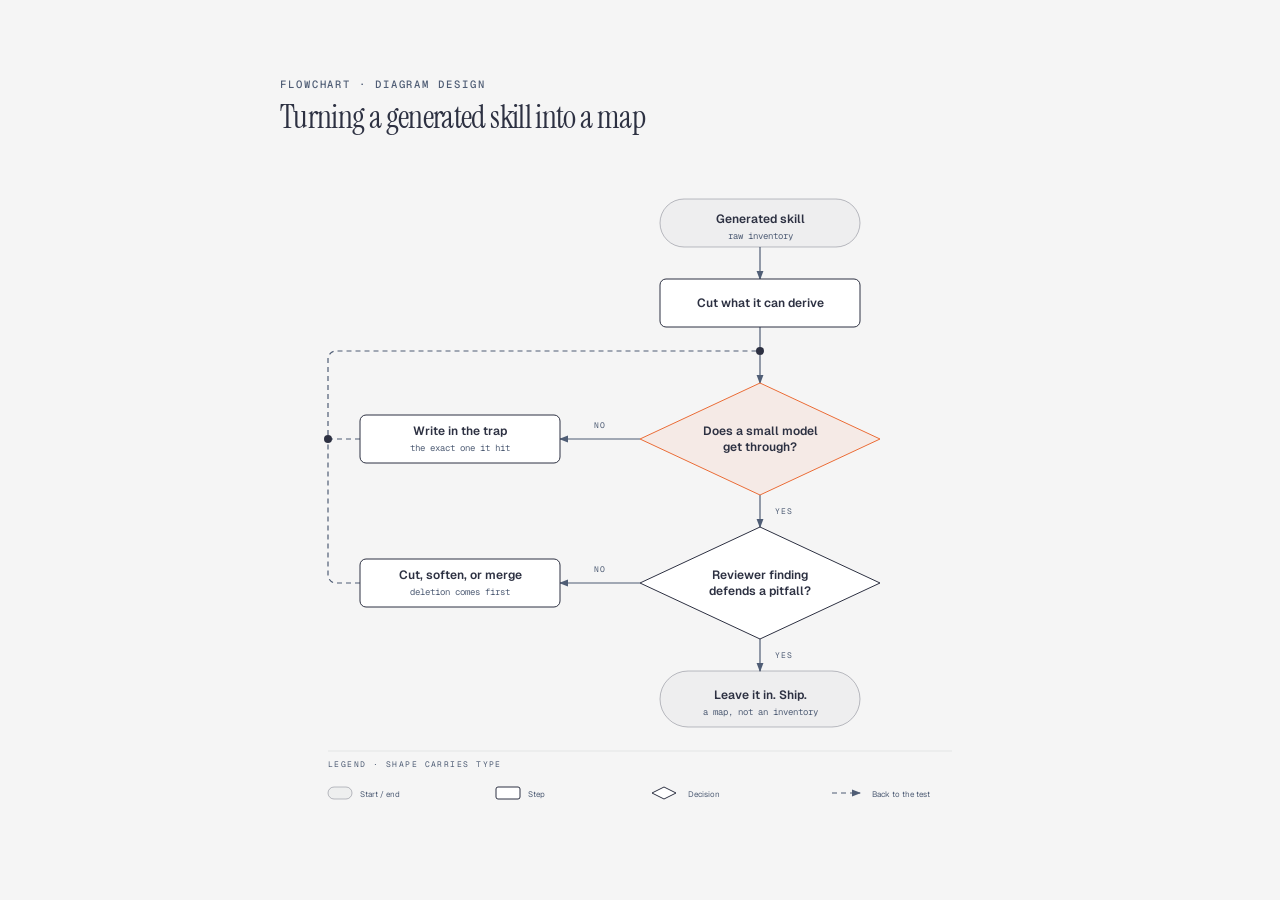
<file: blog/static/diagrams/skill-loop.html>
<!DOCTYPE html>
<html lang="en">
<head>
  <meta charset="UTF-8">
  <meta name="viewport" content="width=device-width, initial-scale=1.0">
  <title>Turning a generated skill into a map</title>
  <link href="https://fonts.googleapis.com/css2?family=Instrument+Serif:ital@0;1&family=Geist:wght@400;500;600&family=Geist+Mono:wght@400;500;600&display=swap" rel="stylesheet">
  <style>
    *, *::before, *::after { box-sizing: border-box; margin: 0; padding: 0; }
    :root {
      --color-paper:   #f5f5f5;
      --color-ink:     #2d3142;
      --color-muted:   #4f5d75;
      --color-accent:  #eb6c36;
      --font-sans:     'Geist', system-ui, sans-serif;
      --font-serif:    'Instrument Serif', serif;
      --font-mono:     'Geist Mono', ui-monospace, monospace;
    }
    body {
      font-family: var(--font-sans);
      background: var(--color-paper);
      color: var(--color-ink);
      min-height: 100vh;
      display: flex;
      align-items: center;
      justify-content: center;
      padding: 3rem 2rem;
    }
    .frame { max-width: 720px; width: 100%; }
    .eyebrow {
      font-family: var(--font-mono);
      font-size: 0.66rem;
      font-weight: 500;
      letter-spacing: 0.18em;
      text-transform: uppercase;
      color: var(--color-muted);
      margin-bottom: 0.5rem;
    }
    h1 {
      font-family: var(--font-serif);
      font-size: clamp(1.5rem, 2.4vw + 0.75rem, 2rem);
      font-weight: 400;
      letter-spacing: -0.02em;
      line-height: 1.15;
      color: var(--color-ink);
      margin-bottom: 1.5rem;
    }
    svg { width: 100%; min-width: 560px; display: block; }
  </style>
</head>
<body>
  <div class="frame">
    <p class="eyebrow">Flowchart · Diagram Design</p>
    <h1>Turning a generated skill into a map</h1>

    <svg viewBox="0 0 720 664" xmlns="http://www.w3.org/2000/svg" role="img" aria-labelledby="skill-loop-title skill-loop-desc">
      <title id="skill-loop-title">Turning a generated skill into a map</title>
      <desc id="skill-loop-desc">Flowchart of a skill-refinement loop: cut the detail an agent can derive, then test whether a small model gets through on its own — if not, write in the exact trap and retry; if it does, each reviewer finding is cut, softened or merged unless it defends a hard-won pitfall.</desc>
      <defs>
        <marker id="arrow" markerWidth="8" markerHeight="6" refX="7" refY="3" orient="auto"><polygon points="0 0, 8 3, 0 6" fill="#4f5d75"/></marker>
        <marker id="arrow-accent" markerWidth="8" markerHeight="6" refX="7" refY="3" orient="auto"><polygon points="0 0, 8 3, 0 6" fill="#eb6c36"/></marker>
      </defs>

      <rect width="100%" height="100%" fill="#f5f5f5"/>

      <!-- Arrows drawn first, behind nodes -->
      <line x1="480" y1="88" x2="480" y2="120" stroke="#4f5d75" stroke-width="1.2" marker-end="url(#arrow)"/>
      <line x1="480" y1="168" x2="480" y2="192" stroke="#4f5d75" stroke-width="1.2"/>
      <line x1="480" y1="196" x2="480" y2="224" stroke="#4f5d75" stroke-width="1.2" marker-end="url(#arrow)"/>
      <line x1="360" y1="280" x2="280" y2="280" stroke="#4f5d75" stroke-width="1.2" marker-end="url(#arrow)"/>
      <line x1="480" y1="336" x2="480" y2="368" stroke="#4f5d75" stroke-width="1.2" marker-end="url(#arrow)"/>
      <line x1="360" y1="424" x2="280" y2="424" stroke="#4f5d75" stroke-width="1.2" marker-end="url(#arrow)"/>
      <line x1="480" y1="480" x2="480" y2="512" stroke="#4f5d75" stroke-width="1.2" marker-end="url(#arrow)"/>

      <!-- Return rail: both failure paths rejoin and go back to the test -->
      <path d="M 80 280 L 48 280" fill="none" stroke="#4f5d75" stroke-width="1.2" stroke-dasharray="5,4"/>
      <path d="M 80 424 L 56 424 A 8 8 0 0 1 48 416 L 48 284" fill="none" stroke="#4f5d75" stroke-width="1.2" stroke-dasharray="5,4"/>
      <path d="M 48 276 L 48 200 A 8 8 0 0 1 56 192 L 480 192" fill="none" stroke="#4f5d75" stroke-width="1.2" stroke-dasharray="5,4"/>
      <circle cx="48" cy="280" r="4" fill="#2d3142"/>
      <circle cx="480" cy="192" r="4" fill="#2d3142"/>

      <!-- Arrow labels -->
      <rect x="308" y="260" width="24" height="12" rx="2" fill="#f5f5f5"/>
      <text x="320" y="269" fill="#4f5d75" font-size="8" font-family="'Geist Mono', monospace" text-anchor="middle" letter-spacing="0.12em">NO</text>

      <rect x="488" y="346" width="32" height="12" rx="2" fill="#f5f5f5"/>
      <text x="504" y="355" fill="#4f5d75" font-size="8" font-family="'Geist Mono', monospace" text-anchor="middle" letter-spacing="0.12em">YES</text>

      <rect x="308" y="404" width="24" height="12" rx="2" fill="#f5f5f5"/>
      <text x="320" y="413" fill="#4f5d75" font-size="8" font-family="'Geist Mono', monospace" text-anchor="middle" letter-spacing="0.12em">NO</text>

      <rect x="488" y="490" width="32" height="12" rx="2" fill="#f5f5f5"/>
      <text x="504" y="499" fill="#4f5d75" font-size="8" font-family="'Geist Mono', monospace" text-anchor="middle" letter-spacing="0.12em">YES</text>

      <!-- Start oval -->
      <rect x="380" y="40" width="200" height="48" rx="24" fill="rgba(45,49,66,0.03)" stroke="rgba(45,49,66,0.30)" stroke-width="1"/>
      <text x="480" y="64" fill="#2d3142" font-size="12" font-weight="600" font-family="'Geist', sans-serif" text-anchor="middle">Generated skill</text>
      <text x="480" y="80" fill="#4f5d75" font-size="9" font-family="'Geist Mono', monospace" text-anchor="middle">raw inventory</text>

      <!-- Step: cut derivable detail -->
      <rect x="380" y="120" width="200" height="48" rx="6" fill="#f5f5f5"/>
      <rect x="380" y="120" width="200" height="48" rx="6" fill="#ffffff" stroke="#2d3142" stroke-width="1"/>
      <text x="480" y="148" fill="#2d3142" font-size="12" font-weight="600" font-family="'Geist', sans-serif" text-anchor="middle">Cut what it can derive</text>

      <!-- Decision 1 (focal): the small-model test -->
      <polygon points="480,224 600,280 480,336 360,280" fill="rgba(235,108,54,0.08)" stroke="#eb6c36" stroke-width="1"/>
      <text x="480" y="276" fill="#2d3142" font-size="12" font-weight="600" font-family="'Geist', sans-serif" text-anchor="middle">Does a small model</text>
      <text x="480" y="292" fill="#2d3142" font-size="12" font-weight="600" font-family="'Geist', sans-serif" text-anchor="middle">get through?</text>

      <!-- Step: write the trap -->
      <rect x="80" y="256" width="200" height="48" rx="6" fill="#f5f5f5"/>
      <rect x="80" y="256" width="200" height="48" rx="6" fill="#ffffff" stroke="#2d3142" stroke-width="1"/>
      <text x="180" y="276" fill="#2d3142" font-size="12" font-weight="600" font-family="'Geist', sans-serif" text-anchor="middle">Write in the trap</text>
      <text x="180" y="292" fill="#4f5d75" font-size="9" font-family="'Geist Mono', monospace" text-anchor="middle">the exact one it hit</text>

      <!-- Decision 2: the reviewer's finding -->
      <polygon points="480,368 600,424 480,480 360,424" fill="#ffffff" stroke="#2d3142" stroke-width="1"/>
      <text x="480" y="420" fill="#2d3142" font-size="12" font-weight="600" font-family="'Geist', sans-serif" text-anchor="middle">Reviewer finding</text>
      <text x="480" y="436" fill="#2d3142" font-size="12" font-weight="600" font-family="'Geist', sans-serif" text-anchor="middle">defends a pitfall?</text>

      <!-- Step: cut, soften, merge -->
      <rect x="80" y="400" width="200" height="48" rx="6" fill="#f5f5f5"/>
      <rect x="80" y="400" width="200" height="48" rx="6" fill="#ffffff" stroke="#2d3142" stroke-width="1"/>
      <text x="180" y="420" fill="#2d3142" font-size="12" font-weight="600" font-family="'Geist', sans-serif" text-anchor="middle">Cut, soften, or merge</text>
      <text x="180" y="436" fill="#4f5d75" font-size="9" font-family="'Geist Mono', monospace" text-anchor="middle">deletion comes first</text>

      <!-- End oval -->
      <rect x="380" y="512" width="200" height="56" rx="28" fill="rgba(45,49,66,0.03)" stroke="rgba(45,49,66,0.30)" stroke-width="1"/>
      <text x="480" y="540" fill="#2d3142" font-size="12" font-weight="600" font-family="'Geist', sans-serif" text-anchor="middle">Leave it in. Ship.</text>
      <text x="480" y="556" fill="#4f5d75" font-size="9" font-family="'Geist Mono', monospace" text-anchor="middle">a map, not an inventory</text>

      <!-- Legend -->
      <line x1="48" y1="592" x2="672" y2="592" stroke="rgba(45,49,66,0.10)" stroke-width="0.8"/>
      <text x="48" y="608" fill="#4f5d75" font-size="8" font-family="'Geist Mono', monospace" letter-spacing="0.18em">LEGEND · SHAPE CARRIES TYPE</text>

      <rect x="48" y="628" width="24" height="12" rx="6" fill="rgba(45,49,66,0.03)" stroke="rgba(45,49,66,0.30)" stroke-width="1"/>
      <text x="80" y="638" fill="#4f5d75" font-size="8" font-family="'Geist', sans-serif">Start / end</text>

      <rect x="216" y="628" width="24" height="12" rx="2" fill="#ffffff" stroke="#2d3142" stroke-width="1"/>
      <text x="248" y="638" fill="#4f5d75" font-size="8" font-family="'Geist', sans-serif">Step</text>

      <polygon points="372,634 384,628 396,634 384,640" fill="#ffffff" stroke="#2d3142" stroke-width="1"/>
      <text x="408" y="638" fill="#4f5d75" font-size="8" font-family="'Geist', sans-serif">Decision</text>

      <line x1="552" y1="634" x2="580" y2="634" stroke="#4f5d75" stroke-width="1.2" stroke-dasharray="5,4" marker-end="url(#arrow)"/>
      <text x="592" y="638" fill="#4f5d75" font-size="8" font-family="'Geist', sans-serif">Back to the test</text>
    </svg>
  </div>
</body>
</html>
</file>
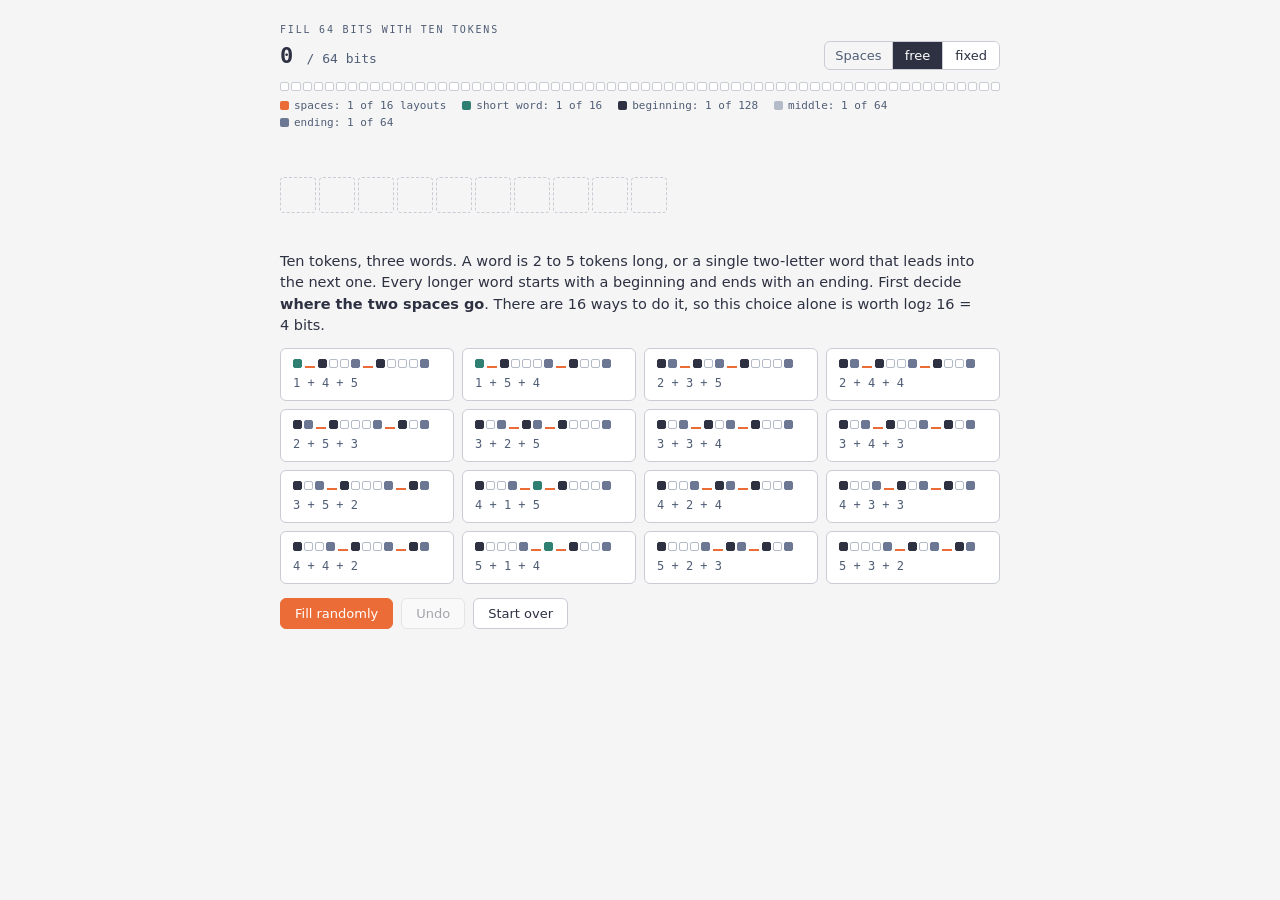
<file: blog/static/diagrams/space-game-v1.html>
<!DOCTYPE html>
<html lang="en">
<head>
<meta charset="utf-8">
<meta name="viewport" content="width=device-width, initial-scale=1">
<title>Fill 64 bits: the spaces game</title>
<style>
  :root {
    --paper: #f5f5f5; --box: #ffffff; --ink: #2d3142; --muted: #4f5d75;
    --accent: #eb6c36; --cont: #b3bac8; --end: #6c7893; --word: #2f7f73; --line: #c9ccd4;
    --sans: system-ui, -apple-system, "Segoe UI", sans-serif;
    --mono: ui-monospace, SFMono-Regular, Menlo, Consolas, monospace;
  }
  *, *::before, *::after { box-sizing: border-box; margin: 0; padding: 0; }
  body { font-family: var(--sans); background: var(--paper); color: var(--ink); padding: 24px 20px 28px; }
  .frame { max-width: 720px; margin: 0 auto; }
  .eyebrow { font: 500 10px var(--mono); letter-spacing: .18em; text-transform: uppercase; color: var(--muted); }
  .top { display: flex; justify-content: space-between; align-items: center; gap: 12px; flex-wrap: wrap; margin: 6px 0 12px; }
  .count { font: 600 22px var(--mono); font-variant-numeric: tabular-nums; }
  .count small { font-size: 13px; font-weight: 400; color: var(--muted); }
  .mode { display: inline-flex; border: 1px solid var(--line); border-radius: 6px; overflow: hidden; font-size: 13px; }
  .mode span { padding: 6px 10px; color: var(--muted); }
  .mode button { font: inherit; border: 0; border-left: 1px solid var(--line); background: var(--box); color: var(--ink); padding: 6px 12px; cursor: pointer; }
  .mode button[aria-pressed="true"] { background: var(--ink); color: #fff; }
  .meter { display: flex; align-items: center; gap: 10px; }
  .gauge { flex: 1; display: grid; grid-template-columns: repeat(64, 1fr); gap: 2px; }
  .bit { aspect-ratio: 1; border: 1px solid var(--line); border-radius: 2px; background: var(--box); transition: background .25s; }
  .bit.on { border-color: transparent; }
  .bit.missing { border: 1.5px dashed var(--accent); }
  .spare { display: none; align-items: center; gap: 2px; font: 11px var(--mono); color: var(--accent); white-space: nowrap; }
  .spare.show { display: flex; }
  .spare .bit { width: 10px; border-style: dashed; border-color: var(--accent); }
  .spare b { margin-left: 6px; font-weight: 600; }
  .legend { display: flex; gap: 4px 16px; flex-wrap: wrap; margin-top: 8px; font: 11px var(--mono); color: var(--muted); }
  .legend i { display: inline-block; width: 9px; height: 9px; border-radius: 2px; margin-right: 5px; vertical-align: -1px; }
  .formula { margin-top: 6px; min-height: 1.5em; font: 12px var(--mono); color: var(--muted); overflow-wrap: anywhere; }
  .phrase { display: flex; flex-wrap: wrap; align-items: center; row-gap: 8px; margin: 22px 0 4px; min-height: 40px; }
  .word { display: flex; gap: 3px; }
  .loose { display: flex; gap: 3px; }
  .slot { min-width: 36px; height: 36px; padding: 0 6px; display: grid; place-items: center; border: 1.2px dashed var(--line); border-radius: 4px; font: 500 15px var(--mono); color: var(--ink); background: transparent; }
  .slot.w.filled { background: var(--word); border: 1.2px solid var(--word); color: #fff; }
  .slot.w:not(.filled) { border-color: var(--word); }
  .slot.b.filled { background: var(--ink); border: 1.2px solid var(--ink); color: #fff; }
  .slot.c.filled { background: var(--box); border: 1.2px solid var(--cont); }
  .slot.e.filled { background: var(--end); border: 1.2px solid var(--end); color: #fff; }
  .slot.e:not(.filled) { border-color: var(--end); }
  .slot.b:not(.filled) { border-color: var(--ink); }
  .slot.current { outline: 2px solid var(--accent); outline-offset: 2px; }
  .space { width: 26px; height: 36px; display: grid; place-items: center; color: var(--accent); font: 600 18px var(--mono); }
  .plain { min-height: 1.4em; font: 13px var(--mono); color: var(--muted); }
  .msg { margin: 14px 0 12px; min-height: 2.8em; font-size: 14.5px; line-height: 1.45; text-wrap: pretty; }
  .msg b { font-weight: 600; }
  .layouts { display: grid; grid-template-columns: repeat(auto-fill, minmax(150px, 1fr)); gap: 8px; }
  .layouts button { display: flex; flex-direction: column; align-items: flex-start; gap: 8px; padding: 10px 12px; border: 1px solid var(--line); border-radius: 6px; background: var(--box); cursor: pointer; font: 12px var(--mono); color: var(--muted); }
  .layouts button:hover, .layouts button:focus-visible { border-color: var(--accent); outline: none; color: var(--ink); }
  .mini { display: flex; align-items: center; }
  .mini i { width: 9px; height: 9px; border-radius: 2px; margin-right: 2px; border: 1px solid var(--cont); }
  .mini i.w { background: var(--word); border-color: var(--word); }
  .mini i.b { background: var(--ink); border-color: var(--ink); }
  .mini i.e { background: var(--end); border-color: var(--end); }
  .mini em { width: 10px; height: 2px; margin: 0 3px 0 1px; background: var(--accent); align-self: flex-end; }
  .picker { display: grid; grid-template-columns: repeat(auto-fill, minmax(50px, 1fr)); gap: 4px; }
  .picker button { height: 32px; border: 1px solid var(--line); border-radius: 4px; background: var(--box); font: 13px var(--mono); color: var(--ink); cursor: pointer; }
  .picker button:hover, .picker button:focus-visible { border-color: var(--accent); color: var(--accent); outline: none; }
  .actions { display: flex; gap: 8px; margin-top: 14px; }
  .actions button { font: 13px var(--sans); padding: 7px 14px; border-radius: 6px; border: 1px solid var(--line); background: var(--box); color: var(--ink); cursor: pointer; }
  .actions button.primary { background: var(--accent); border-color: var(--accent); color: #fff; }
  .actions button:disabled { opacity: .4; cursor: default; }
  .actions button:focus-visible, .mode button:focus-visible { outline: 2px solid var(--accent); outline-offset: 2px; }
  @media (max-width: 560px) { .gauge { grid-template-columns: repeat(32, 1fr); } }
  @media (prefers-reduced-motion: reduce) { .bit { transition: none; } }
</style>
</head>
<body>
<div class="frame">
  <div class="eyebrow">Fill 64 bits with ten tokens</div>
  <div class="top">
    <div class="count"><span id="count">0</span> <small>/ 64 bits</small></div>
    <div class="mode" role="group" aria-label="Spaces">
      <span>Spaces</span>
      <button type="button" data-mode="free" aria-pressed="true">free</button>
      <button type="button" data-mode="fixed" aria-pressed="false">fixed</button>
    </div>
  </div>
  <div class="meter">
    <div class="gauge" id="gauge" role="meter" aria-label="Bits stored" aria-valuemin="0" aria-valuemax="64" aria-valuenow="0"></div>
    <div class="spare" id="spare"></div>
  </div>
  <div class="legend">
    <span><i style="background:var(--accent)"></i><span id="spaces-legend">spaces: 1 of 16 layouts</span></span>
    <span><i style="background:var(--word)"></i>short word: 1 of 16</span>
    <span><i style="background:var(--ink)"></i>beginning: 1 of 128</span>
    <span><i style="background:var(--cont)"></i>middle: 1 of 64</span>
    <span><i style="background:var(--end)"></i>ending: 1 of 64</span>
  </div>
  <div class="formula" id="formula"></div>

  <div class="phrase" id="phrase" aria-live="polite"></div>
  <div class="plain" id="plain"></div>
  <p class="msg" id="msg"></p>
  <div id="panel"></div>
  <div class="actions">
    <button type="button" class="primary" id="random">Fill randomly</button>
    <button type="button" id="undo">Undo</button>
    <button type="button" id="reset">Start over</button>
  </div>
</div>
<script>
"use strict";
const BEGIN = ["ab", "ad", "al", "an", "ar", "as", "au", "bal", "be", "bi", "bla", "bo", "bra", "bre", "bri", "bro", "bu", "cal", "can", "car", "cas", "ce", "cha", "che", "chi", "ci", "cla", "con", "cor", "cou", "cra", "cre", "cro", "cu", "da", "de", "dis", "do", "du", "en", "er", "es", "ex", "fa", "fe", "fi", "for", "fu", "ga", "ge", "gi", "go", "gra", "gre", "ha", "her", "hi", "ho", "hu", "hy", "inter", "ja", "je", "jo", "ju", "ke", "ki", "la", "le", "li", "lo", "lu", "ma", "me", "mis", "mon", "mor", "mu", "na", "ne", "ni", "no", "ob", "or", "out", "over", "pa", "pe", "pi", "pla", "po", "pre", "pri", "pro", "qua", "ra", "re", "ri", "ro", "ru", "sa", "sca", "sch", "se", "sha", "sho", "si", "so", "sta", "ste", "sto", "sub", "ta", "te", "th", "ti", "to", "tra", "tre", "tri", "tu", "un", "ve", "vi", "vo", "wa", "wi", "wo"];
const CONT = ["ac", "ad", "ai", "an", "ar", "au", "ba", "bi", "bo", "bu", "ca", "ce", "che", "ci", "ck", "co", "da", "di", "do", "ea", "ed", "ff", "fi", "ga", "ge", "ha", "he", "ho", "ie", "il", "ir", "k", "l", "la", "le", "li", "lo", "ma", "mi", "mo", "na", "ne", "ni", "no", "ol", "op", "or", "os", "ph", "ra", "re", "ri", "ro", "s", "se", "si", "th", "ti", "ur", "vi", "w", "x", "y", "z"];
const END = ["a", "able", "al", "an", "as", "ation", "ble", "c", "d", "e", "ed", "en", "er", "es", "g", "h", "ia", "ic", "ies", "ine", "ing", "ion", "is", "k", "le", "les", "ling", "ll", "ly", "m", "man", "n", "na", "ne", "ness", "ng", "ns", "nt", "o", "on", "or", "os", "ous", "r", "re", "rs", "ry", "s", "st", "t", "te", "ted", "ter", "tes", "th", "ting", "tion", "ts", "ty", "um", "us", "ve", "x", "y"];
const WORDS = ["as", "at", "by", "do", "go", "if", "in", "my", "no", "of", "on", "or", "so", "to", "up", "we"];
const POOL = { w: WORDS, b: BEGIN, c: CONT, e: END };
const kindAt = (n, j) => (n === 1 ? "w" : j === 0 ? "b" : j === n - 1 ? "e" : "c");
const TOTAL_TOKENS = 10;
const MIN_TOKENS = 2;
const MAX_TOKENS = 5;
const LAYOUTS = [];
for (let a = MIN_TOKENS; a <= MAX_TOKENS; a++) {
  for (let b = MIN_TOKENS; b <= MAX_TOKENS; b++) {
    const c = TOTAL_TOKENS - a - b;
    if (c >= MIN_TOKENS && c <= MAX_TOKENS) LAYOUTS.push([a, b, c]);
  }
}
// One-token words only lead into the next word; they never end the phrase.
const ONE_TOKEN = [[1, 4, 5], [1, 5, 4], [4, 1, 5], [5, 1, 4]];
LAYOUTS.push(...ONE_TOKEN);
LAYOUTS.sort((x, y) => x[0] - y[0] || x[1] - y[1]);
const FIXED = [4, 3, 3];
const LOGL = Math.log2(LAYOUTS.length);
const LAYOUT_LEGEND = `spaces: 1 of ${LAYOUTS.length} layouts`;
const COLOR = { space: "var(--accent)", w: "var(--word)", b: "var(--ink)", c: "var(--cont)", e: "var(--end)" };

const state = { mode: "free", layout: null, picks: [], preview: null, timer: null };
const $ = (id) => document.getElementById(id);
const el = (tag, cls, text) => { const n = document.createElement(tag); if (cls) n.className = cls; if (text != null) n.textContent = text; return n; };

const bits = [];
for (let i = 0; i < 64; i++) { const b = el("div", "bit"); b.title = "bit " + (i + 1); $("gauge").append(b); bits.push(b); }

function slotsFor(layout) {
  const out = [];
  layout.forEach((n, word) => { for (let j = 0; j < n; j++) out.push({ word, kind: kindAt(n, j) }); });
  return out;
}
const slots = () => (state.layout ? slotsFor(state.layout) : []);
const fmt = (x) => (Number.isInteger(x) ? String(x) : x.toFixed(2));

function segments() {
  const segs = [];
  if (state.layout) segs.push({ kind: "space", bits: state.mode === "free" ? LOGL : 0 });
  slots().forEach((s, i) => { if (i < state.picks.length) segs.push({ kind: s.kind, bits: s.kind === "b" ? 7 : s.kind === "w" ? Math.log2(WORDS.length) : 6 }); });
  return segs;
}

function paint(box, i, ranges, total) {
  const parts = [];
  for (const r of ranges) {
    const a = Math.max(r.a, i), b = Math.min(r.b, i + 1);
    if (b > a) parts.push(`${r.c} ${((a - i) * 100).toFixed(1)}% ${((b - i) * 100).toFixed(1)}%`);
  }
  const fill = Math.min(1, Math.max(0, total - i));
  if (!parts.length) { box.style.background = ""; box.classList.remove("on"); return; }
  if (fill < 1) parts.push(`transparent ${(fill * 100).toFixed(1)}% 100%`);
  box.style.background = `linear-gradient(to right, ${parts.join(", ")}), var(--box)`;
  box.classList.toggle("on", fill >= 1);
}

function renderGauge() {
  let pos = 0;
  const segs = segments();
  const ranges = segs.filter((s) => s.bits > 0).map((s) => { const r = { c: COLOR[s.kind], a: pos, b: pos + s.bits }; pos += s.bits; return r; });
  bits.forEach((box, i) => paint(box, i, ranges, pos));
  const finished = state.layout && state.picks.length === TOTAL_TOKENS;
  bits.forEach((box, i) => box.classList.toggle("missing", !!finished && i >= pos));
  $("spaces-legend").textContent = state.mode === "free" ? LAYOUT_LEGEND : "spaces: fixed, 1 of 1";
  const spare = $("spare");
  spare.replaceChildren();
  if (pos > 64) {
    for (let i = 64; i < Math.ceil(pos); i++) { const b = el("div", "bit"); paint(b, i, ranges, pos); spare.append(b); }
    spare.append(el("b", null, "+" + fmt(pos - 64) + " spare"));
  }
  spare.classList.toggle("show", pos > 64);
  $("count").textContent = fmt(pos);
  $("gauge").setAttribute("aria-valuenow", Math.min(64, pos).toFixed(2));
  const terms = segs.map((s) => (s.kind === "space" ? (state.mode === "free" ? "log₂" + LAYOUTS.length : "0") : String(s.bits)));
  $("formula").textContent = terms.length ? terms.join(" + ") + " = " + fmt(pos) + " bits" : "";
  return pos;
}

function renderPhrase() {
  const box = $("phrase");
  box.replaceChildren();
  const layout = state.layout || state.preview;
  if (!layout) {
    const loose = el("div", "loose");
    for (let i = 0; i < TOTAL_TOKENS; i++) loose.append(el("div", "slot"));
    box.append(loose);
    $("plain").textContent = "";
    return;
  }
  const all = slotsFor(layout);
  let index = 0;
  layout.forEach((n, w) => {
    if (w > 0) box.append(el("div", "space", "␣"));
    const word = el("div", "word");
    for (let j = 0; j < n; j++, index++) {
      const s = all[index];
      const slot = el("div", "slot " + s.kind);
      if (state.layout && index < state.picks.length) {
        slot.classList.add("filled");
        slot.textContent = POOL[s.kind][state.picks[index]];
      } else if (state.layout && index === state.picks.length) {
        slot.classList.add("current");
      }
      word.append(slot);
    }
    box.append(word);
  });
  if (state.layout && state.picks.length === TOTAL_TOKENS) {
    const words = []; let k = 0;
    const all = slots();
    state.layout.forEach((n) => { let w = ""; for (let j = 0; j < n; j++, k++) w += POOL[all[k].kind][state.picks[k]]; words.push(w); });
    $("plain").textContent = words.join(" ");
  } else {
    $("plain").textContent = "";
  }
}

function prompt() {
  const s = slots()[state.picks.length];
  if (s.kind === "w") return `Word ${s.word + 1} is a single token: a two-letter word. Every built word has at least three letters, so the decoder knows this one is a single token. Pick a <b>short word</b>: 1 of ${WORDS.length} is ${fmt(Math.log2(WORDS.length))} bits.`;
  if (s.kind === "b") return `Word ${s.word + 1} starts here. Pick a <b>beginning</b>: 1 of 128 is 7 bits.`;
  if (s.kind === "e") return `Word ${s.word + 1} ends here. Pick an <b>ending</b>: 1 of 64 is 6 bits. Endings make the word spell like English.`;
  return `Word ${s.word + 1} goes on. Pick a <b>middle</b>: 1 of 64 is 6 bits.`;
}

function renderPanel(total) {
  const panel = $("panel");
  panel.replaceChildren();
  const msg = $("msg");
  if (!state.layout) {
    msg.innerHTML = `Ten tokens, three words. A word is ${MIN_TOKENS} to ${MAX_TOKENS} tokens long, or a single two-letter word that leads into the next one. Every longer word starts with a beginning and ends with an ending. First decide <b>where the two spaces go</b>. There are ${LAYOUTS.length} ways to do it, so this choice alone is worth log₂ ${LAYOUTS.length} = ${fmt(LOGL)} bits.`;
    const grid = el("div", "layouts");
    LAYOUTS.forEach((layout) => {
      const btn = el("button");
      btn.type = "button";
      const mini = el("span", "mini");
      layout.forEach((n, w) => { if (w > 0) mini.append(el("em")); for (let j = 0; j < n; j++) mini.append(el("i", kindAt(n, j))); });
      btn.append(mini, el("span", null, layout.join(" + ")));
      btn.addEventListener("click", () => chooseLayout(layout));
      btn.addEventListener("mouseenter", () => { state.preview = layout; renderPhrase(); });
      btn.addEventListener("focus", () => { state.preview = layout; renderPhrase(); });
      btn.addEventListener("mouseleave", () => { state.preview = null; renderPhrase(); });
      grid.append(btn);
    });
    panel.append(grid);
    return;
  }
  const done = state.picks.length === TOTAL_TOKENS;
  const free = state.mode === "free";
  if (done) {
    msg.innerHTML = free
      ? `<b>${fmt(total)} bits from ten tokens.</b> All 64 boxes are full, ${total > 64 ? `with ${fmt(total - 64)} bits to spare` : "with nothing to spare"}. The spaces put the last bit in. Switch the spaces to fixed and try again.`
      : `<b>${fmt(total)} bits from ten tokens. One box stays empty.</b> With fixed spaces, ten tokens can’t hold a 64-bit number; you’d need an eleventh. Make the spaces free, and the same ten tokens are enough.`;
    return;
  }
  const lead = state.picks.length === 0
    ? (free
        ? `Layout ${state.layout.join(" + ")}: ${fmt(LOGL)} bits, the first boxes of the gauge. `
        : `The spaces are fixed at ${FIXED.join(" + ")}. The decoder already knows where they are, so they carry 0 bits. `)
    : "";
  msg.innerHTML = lead + prompt();
  const kind = slots()[state.picks.length].kind;
  const list = POOL[kind];
  const grid = el("div", "picker");
  grid.setAttribute("aria-label", kind === "w" ? WORDS.length + " short words" : kind === "b" ? "128 beginnings" : kind === "e" ? "64 endings" : "64 middles");
  list.forEach((token, i) => {
    const btn = el("button", null, token);
    btn.type = "button";
    btn.addEventListener("click", () => pick(i));
    grid.append(btn);
  });
  panel.append(grid);
}

function render() {
  const total = renderGauge();
  renderPhrase();
  renderPanel(total);
  const done = state.layout && state.picks.length === TOTAL_TOKENS;
  $("random").disabled = !!done || state.timer !== null;
  $("undo").disabled = state.timer !== null || (state.mode === "free" ? !state.layout : state.picks.length === 0);
  document.querySelectorAll(".mode button").forEach((b) => b.setAttribute("aria-pressed", String(b.dataset.mode === state.mode)));
}

function chooseLayout(layout) { state.layout = layout; state.preview = null; render(); }
function pick(i) { if (state.picks.length < TOTAL_TOKENS) { state.picks.push(i); render(); } }
function stop() { if (state.timer !== null) { clearInterval(state.timer); state.timer = null; } }
function reset() {
  stop();
  state.picks = [];
  state.preview = null;
  state.layout = state.mode === "fixed" ? FIXED : null;
  render();
}
function undo() {
  if (state.picks.length) state.picks.pop();
  else if (state.mode === "free") state.layout = null;
  render();
}
function step() {
  if (!state.layout) { chooseLayout(LAYOUTS[Math.floor(Math.random() * LAYOUTS.length)]); return true; }
  if (state.picks.length >= TOTAL_TOKENS) return false;
  const list = POOL[slots()[state.picks.length].kind];
  pick(Math.floor(Math.random() * list.length));
  return state.picks.length < TOTAL_TOKENS;
}
function fillRandomly() {
  stop();
  if (window.matchMedia("(prefers-reduced-motion: reduce)").matches) { while (step()); render(); return; }
  state.timer = setInterval(() => { if (!step()) { stop(); render(); } }, 260);
  render();
}

document.querySelectorAll(".mode button").forEach((b) => b.addEventListener("click", () => { state.mode = b.dataset.mode; reset(); }));
$("random").addEventListener("click", fillRandomly);
$("undo").addEventListener("click", undo);
$("reset").addEventListener("click", reset);
reset();
</script>
</body>
</html>
</file>
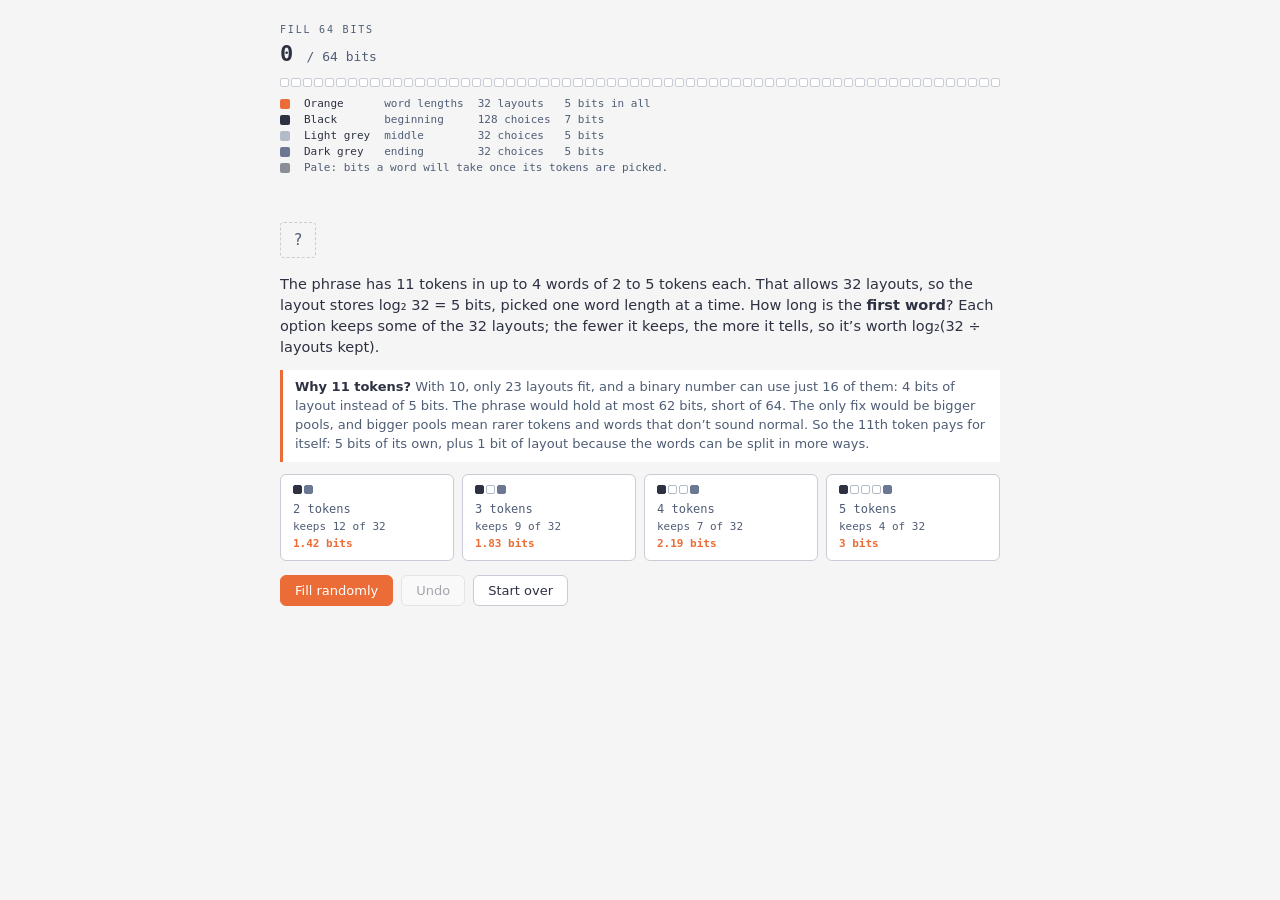
<file: blog/static/diagrams/space-game-v2.html>
<!DOCTYPE html>
<html lang="en">
<head>
<meta charset="utf-8">
<meta name="viewport" content="width=device-width, initial-scale=1">
<title>Fill 64 bits: the spaces game</title>
<style>
  :root {
    --paper: #f5f5f5; --box: #ffffff; --ink: #2d3142; --muted: #4f5d75;
    --accent: #eb6c36; --word: #2f7f73; --cont: #b3bac8; --end: #6c7893; --line: #c9ccd4;
    --sans: system-ui, -apple-system, "Segoe UI", sans-serif;
    --mono: ui-monospace, SFMono-Regular, Menlo, Consolas, monospace;
  }
  *, *::before, *::after { box-sizing: border-box; margin: 0; padding: 0; }
  body { font-family: var(--sans); background: var(--paper); color: var(--ink); padding: 24px 20px 28px; }
  .frame { max-width: 720px; margin: 0 auto; }
  .eyebrow { font: 500 10px var(--mono); letter-spacing: .18em; text-transform: uppercase; color: var(--muted); }
  .count { margin: 6px 0 12px; font: 600 22px var(--mono); font-variant-numeric: tabular-nums; }
  .count small { font-size: 13px; font-weight: 400; color: var(--muted); }
  .meter { display: flex; align-items: center; gap: 10px; }
  .gauge { flex: 1; display: grid; grid-template-columns: repeat(64, 1fr); gap: 2px; }
  .bit { aspect-ratio: 1; border: 1px solid var(--line); border-radius: 2px; background: var(--box); transition: background .25s; }
  .bit.on { border-color: transparent; }
  .bit.missing { border: 1.5px dashed var(--accent); }
  .spare { display: none; align-items: center; gap: 2px; font: 11px var(--mono); color: var(--accent); white-space: nowrap; }
  .spare.show { display: flex; }
  .spare .bit { width: 10px; border-style: dashed; border-color: var(--accent); }
  .spare b { margin-left: 6px; font-weight: 600; }
  .key { display: grid; grid-template-columns: 10px repeat(4, auto) 1fr; gap: 3px 14px; align-items: center; margin-top: 10px; font: 11px var(--mono); color: var(--muted); }
  .key i { width: 10px; height: 10px; border-radius: 2px; }
  .key b { font-weight: 500; color: var(--ink); }
  .key .note { grid-column: 2 / -1; }
  .formula { margin-top: 10px; min-height: 1.5em; font: 12px var(--mono); color: var(--muted); overflow-wrap: anywhere; }
  .phrase { display: flex; flex-wrap: wrap; align-items: center; row-gap: 8px; margin: 18px 0 4px; min-height: 40px; }
  .word { display: flex; gap: 3px; }
  .slot { min-width: 36px; height: 36px; padding: 0 6px; display: grid; place-items: center; border: 1.2px dashed var(--line); border-radius: 4px; font: 500 15px var(--mono); color: var(--ink); }
  .slot.w { border-color: var(--word); }
  .slot.b { border-color: var(--ink); }
  .slot.e { border-color: var(--end); }
  .slot.unknown { color: var(--muted); }
  .slot.preview { opacity: .55; }
  .space { width: 26px; height: 36px; display: grid; place-items: center; color: var(--accent); font: 600 18px var(--mono); }
  .msg { margin: 14px 0 12px; min-height: 2.8em; font-size: 14.5px; line-height: 1.45; text-wrap: pretty; }
  .msg b { font-weight: 600; }
  .why { margin: 0 0 12px; padding: 8px 12px; border-left: 3px solid var(--accent); background: var(--box); font-size: 13px; line-height: 1.45; color: var(--muted); text-wrap: pretty; }
  .why b { color: var(--ink); font-weight: 600; }
  .choices { display: grid; grid-template-columns: repeat(auto-fill, minmax(150px, 1fr)); gap: 8px; }
  .choices button { display: flex; flex-direction: column; align-items: flex-start; gap: 8px; padding: 10px 12px; border: 1px solid var(--line); border-radius: 6px; background: var(--box); cursor: pointer; font: 12px var(--mono); color: var(--muted); }
  .choices button:hover, .choices button:focus-visible { border-color: var(--accent); outline: none; color: var(--ink); }
  .choices button { text-align: left; }
  .choices button .detail { margin-top: -4px; font-size: 11px; color: var(--muted); }
  .choices button b.detail { font-weight: 600; color: var(--accent); }
  .mini { display: flex; align-items: center; }
  .mini i { width: 9px; height: 9px; border-radius: 2px; margin-right: 2px; border: 1px solid var(--cont); }
  .mini i.w { background: var(--word); border-color: var(--word); }
  .mini i.b { background: var(--ink); border-color: var(--ink); }
  .mini i.e { background: var(--end); border-color: var(--end); }
  .actions { display: flex; gap: 8px; margin-top: 14px; }
  .actions button { font: 13px var(--sans); padding: 7px 14px; border-radius: 6px; border: 1px solid var(--line); background: var(--box); color: var(--ink); cursor: pointer; }
  .actions button.primary { background: var(--accent); border-color: var(--accent); color: #fff; }
  .actions button:disabled { opacity: .4; cursor: default; }
  .actions button:focus-visible { outline: 2px solid var(--accent); outline-offset: 2px; }
  @media (max-width: 560px) { .gauge { grid-template-columns: repeat(32, 1fr); } .key { grid-template-columns: 10px repeat(4, auto); } }
  @media (prefers-reduced-motion: reduce) { .bit { transition: none; } }
</style>
</head>
<body>
<div class="frame">
  <div class="eyebrow">Fill 64 bits</div>
  <div class="count"><span id="count">0</span> <small>/ 64 bits</small></div>
  <div class="meter">
    <div class="gauge" id="gauge" role="meter" aria-label="Bits stored" aria-valuemin="0" aria-valuemax="64" aria-valuenow="0"></div>
    <div class="spare" id="spare"></div>
  </div>
  <div class="key" id="key"></div>
  <div class="formula" id="formula"></div>
  <div class="phrase" id="phrase" aria-live="polite"></div>
  <p class="msg" id="msg"></p>
  <div id="panel"></div>
  <div class="actions">
    <button type="button" class="primary" id="random">Fill randomly</button>
    <button type="button" id="undo">Undo</button>
    <button type="button" id="reset">Start over</button>
  </div>
</div>
<script>
"use strict";
const BEGIN = ["ab", "ad", "al", "an", "ar", "as", "au", "bal", "be", "bi", "bla", "bo", "bra", "bre", "bri", "bro", "bu", "cal", "can", "car", "cas", "ce", "cha", "che", "chi", "ci", "cla", "con", "cor", "cou", "cra", "cre", "cro", "cu", "da", "de", "dis", "do", "du", "en", "er", "es", "ex", "fa", "fe", "fi", "for", "fu", "ga", "ge", "gi", "go", "gra", "gre", "ha", "her", "hi", "ho", "hu", "hy", "inter", "ja", "je", "jo", "ju", "ke", "ki", "la", "le", "li", "lo", "lu", "ma", "me", "mis", "mon", "mor", "mu", "na", "ne", "ni", "no", "ob", "or", "out", "over", "pa", "pe", "pi", "pla", "po", "pre", "pri", "pro", "qua", "ra", "re", "ri", "ro", "ru", "sa", "sca", "sch", "se", "sha", "sho", "si", "so", "sta", "ste", "sto", "sub", "ta", "te", "th", "ti", "to", "tra", "tre", "tri", "tu", "un", "ve", "vi", "vo", "wa", "wi", "wo"];
const MIDDLE = ["ba", "bi", "bo", "ce", "ci", "ck", "di", "do", "ff", "ga", "k", "le", "li", "lo", "ma", "mi", "mo", "ne", "ni", "ra", "re", "ri", "ro", "se", "si", "ti", "ur", "vi", "w", "x", "y", "z"];
const END = ["al", "an", "ation", "ble", "ed", "en", "er", "es", "ic", "ing", "ion", "le", "ling", "ll", "ly", "man", "ness", "ns", "on", "ous", "re", "rs", "ry", "s", "te", "ted", "th", "ting", "ts", "um", "ve", "y"];

// The phrase: eleven tokens in up to four words of 2 to 5 tokens each. That allows 32 layouts, so the
// layout stores exactly log2 32 = 5 bits. The player picks it one word length at a time; an option is
// worth log2(layouts possible before / layouts it leaves), so every path adds up to the same 5 bits.
// A page with one option left is skipped.
const TOTAL_TOKENS = 11;
const MAX_WORDS = 4;
const LENGTHS = [2, 3, 4, 5];
const ORDINALS = ["first", "second", "third", "fourth"];

// Every token is a choice from a pool; it takes log2(pool size) bits.
const TOKENS = {
  b: { color: "var(--ink)", name: "Black", role: "beginning", pool: BEGIN },
  c: { color: "var(--cont)", name: "Light grey", role: "middle", pool: MIDDLE },
  e: { color: "var(--end)", name: "Dark grey", role: "ending", pool: END },
};
const LENGTH_COLOR = "var(--accent)";
const pale = (color) => `color-mix(in srgb, ${color} 55%, white)`;

const $ = (id) => document.getElementById(id);
const el = (tag, cls, text) => { const n = document.createElement(tag); if (cls) n.className = cls; if (text != null) n.textContent = text; return n; };
const round = (x) => Math.round(x * 1e6) / 1e6;  // log2 sums like 1.42 + 3.58 should print as 5
const fmt = (x) => (Number.isInteger(round(x)) ? String(round(x)) : x.toFixed(2));
const bitWord = (x) => `${fmt(x)} bit${round(x) === 1 ? "" : "s"}`;
const tokenBits = (k) => Math.log2(TOKENS[k].pool.length);
const kindAt = (n, j) => (j === 0 ? "b" : j === n - 1 ? "e" : "c");
const wordKinds = (n) => Array.from({ length: n }, (_, j) => kindAt(n, j));
const wordBits = (n) => wordKinds(n).reduce((sum, k) => sum + tokenBits(k), 0);
const orList = (items) => (items.length < 2 ? items.join("") : items.slice(0, -1).join(", ") + " or " + items[items.length - 1]);
const plural = (count, word) => `${count} ${word}${count === 1 ? "" : "s"}`;

function describeWord(n) {
  const middles = n - 2;
  const parts = [`a beginning (${bitWord(tokenBits("b"))})`];
  if (middles === 1) parts.push(`1 middle (${bitWord(tokenBits("c"))})`);
  if (middles > 1) parts.push(`${middles} middles (${bitWord(tokenBits("c"))} each)`);
  parts.push(`an ending (${bitWord(tokenBits("e"))})`);
  const list = parts.slice(0, -1).join(", ") + " and " + parts[parts.length - 1];
  return `${n} tokens: ${list}. Together that’s ${bitWord(wordBits(n))}`;
}

// history: one entry per length the player chose: { value, bits }
const state = { history: [], preview: null, timer: null };
const chosen = () => state.history.map((e) => e.value);
const used = (lengths) => lengths.reduce((sum, n) => sum + n, 0);

// How many layouts can `rest` tokens still become, when `words` words already exist?
const layoutCache = new Map();
function layoutCount(rest, words) {
  if (rest === 0) return 1;
  if (rest < 0 || words >= MAX_WORDS) return 0;
  const key = `${rest}/${words}`;
  if (!layoutCache.has(key)) layoutCache.set(key, LENGTHS.reduce((sum, n) => sum + layoutCount(rest - n, words + 1), 0));
  return layoutCache.get(key);
}
const ALL_LAYOUTS = layoutCount(TOTAL_TOKENS, 0);

// The options for the next word (each with the layouts it leaves and its bits), plus why any are missing.
function lengthOptions(lengths) {
  const left = TOTAL_TOKENS - used(lengths);
  const words = lengths.length;
  const possible = layoutCount(left, words);
  const options = [];
  const dropped = [];
  for (const n of LENGTHS) {
    const rest = left - n;
    const leaves = layoutCount(rest, words + 1);
    if (rest < 0) dropped.push({ n, why: `${n} is more than the ${left} tokens left` });
    else if (rest > 0 && words + 1 >= MAX_WORDS) dropped.push({ n, why: `${n} would leave ${rest} tokens with no word left to hold them` });
    else if (rest === 1) dropped.push({ n, why: `${n} would leave a single token, and every word needs at least 2` });
    else if (!leaves && words + 2 === MAX_WORDS) dropped.push({ n, why: `${n} would leave ${rest} tokens for the last word, which holds at most 5` });
    else if (!leaves) dropped.push({ n, why: `${n} would leave ${rest} tokens that can’t make legal words` });
    else options.push({ value: n, leaves, bits: Math.log2(possible / leaves) });
  }
  return { left, possible, options, dropped };
}

// All word lengths known so far: the chosen ones, then any that are forced (one option left).
function layout() {
  const lengths = chosen();
  while (used(lengths) < TOTAL_TOKENS) {
    const { options } = lengthOptions(lengths);
    if (options.length !== 1) break;
    lengths.push(options[0].value);
  }
  return lengths;
}
const forcedFrom = () => chosen().length;  // words at or after this index were forced

// Why 11 and not 10: one token fewer loses that token's bits and a whole bit of layout.
function whyElevenTokens() {
  const fewer = TOTAL_TOKENS - 1;
  const fewerLayouts = layoutCount(fewer, 0);
  const fewerBits = Math.floor(Math.log2(fewerLayouts));  // a binary index can use only a power-of-two share
  const layoutBits = Math.log2(ALL_LAYOUTS);
  const best = fewerBits + fewer * tokenBits("c") + MAX_WORDS * (tokenBits("b") - tokenBits("c"));
  return `<b>Why ${TOTAL_TOKENS} tokens?</b> With ${fewer}, only ${fewerLayouts} layouts fit, and a binary number can use just `
    + `${2 ** fewerBits} of them: ${bitWord(fewerBits)} of layout instead of ${bitWord(layoutBits)}. `
    + `The phrase would hold at most ${bitWord(best)}, short of 64. The only fix would be bigger pools, `
    + `and bigger pools mean rarer tokens and words that don’t sound normal. `
    + `So the ${TOTAL_TOKENS}th token pays for itself: ${bitWord(tokenBits("c"))} of its own, `
    + `plus ${bitWord(layoutBits - fewerBits)} of layout because the words can be split in more ways.`;
}

function nextStep() {
  const lengths = layout();
  if (used(lengths) >= TOTAL_TOKENS) return null;
  const info = lengthOptions(lengths);
  const w = lengths.length;
  const parts = [];
  if (w === 0) {
    parts.push(`The phrase has ${TOTAL_TOKENS} tokens in up to ${MAX_WORDS} words of 2 to 5 tokens each. `
      + `That allows ${ALL_LAYOUTS} layouts, so the layout stores log₂ ${ALL_LAYOUTS} = ${bitWord(Math.log2(ALL_LAYOUTS))}, picked one word length at a time.`);
  } else {
    parts.push(`The ${ORDINALS[w - 1]} word is ${describeWord(lengths[w - 1])}.`);
    parts.push(`That leaves ${info.left} tokens for at most ${plural(MAX_WORDS - w, "more word")}: ${plural(info.possible, "layout")} ${info.possible === 1 ? "is" : "are"} still possible.`);
  }
  const reasons = info.dropped;
  if (reasons.length) {
    // Merge the "too long" reasons into one: "4 and 5 are more than the 3 tokens left".
    const tooLong = reasons.filter((d) => d.n > info.left).map((d) => String(d.n));
    const whys = reasons.filter((d) => d.n <= info.left).map((d) => d.why);
    if (tooLong.length === 1) whys.push(`${tooLong[0]} is more than the ${info.left} tokens left`);
    if (tooLong.length > 1) whys.push(`${tooLong.slice(0, -1).join(", ")} and ${tooLong[tooLong.length - 1]} are more than the ${info.left} tokens left`);
    parts.push(`Not ${orList(reasons.map((d) => String(d.n)))}: ${whys.join("; ")}.`);
  }
  parts.push(`How long is the <b>${ORDINALS[w]} word</b>? Each option keeps some of the ${info.possible} layouts; `
    + `the fewer it keeps, the more it tells, so it’s worth log₂(${info.possible} ÷ layouts kept).`);
  return {
    prompt: parts.join(" "),
    note: w === 0 ? whyElevenTokens() : "",
    options: info.options.map((o) => ({
      ...o,
      label: `${o.value} tokens`,
      keeps: `keeps ${o.leaves} of ${info.possible}`,
      mini: wordKinds(o.value),
    })),
  };
}

const bits = [];
for (let i = 0; i < 64; i++) { const b = el("div", "bit"); b.title = "bit " + (i + 1); $("gauge").append(b); bits.push(b); }

function renderKey() {
  const key = $("key");
  const row = (color, name, role, choices, size) => {
    const swatch = el("i");
    swatch.style.background = color;
    key.append(swatch, el("b", null, name), el("span", null, role), el("span", null, choices), el("span", null, size), el("span"));
  };
  row(LENGTH_COLOR, "Orange", "word lengths", `${ALL_LAYOUTS} layouts`, `${bitWord(Math.log2(ALL_LAYOUTS))} in all`);
  for (const k of Object.keys(TOKENS)) {
    const t = TOKENS[k];
    row(t.color, t.name, t.role, `${t.pool.length} choices`, bitWord(tokenBits(k)));
  }
  const paleSwatch = el("i");
  paleSwatch.style.background = pale(TOKENS.b.color);
  key.append(paleSwatch, el("span", "note", "Pale: bits a word will take once its tokens are picked."));
}

function paint(box, i, ranges, total) {
  const parts = [];
  for (const r of ranges) {
    const a = Math.max(r.a, i), b = Math.min(r.b, i + 1);
    if (b > a) parts.push(`${r.c} ${((a - i) * 100).toFixed(1)}% ${((b - i) * 100).toFixed(1)}%`);
  }
  const fill = Math.min(1, Math.max(0, total - i));
  if (!parts.length) { box.style.background = ""; box.classList.remove("on"); return; }
  if (fill < 1) parts.push(`transparent ${(fill * 100).toFixed(1)}% 100%`);
  box.style.background = `linear-gradient(to right, ${parts.join(", ")}), var(--box)`;
  box.classList.toggle("on", fill >= 1);
}

// Each word adds the bits of its length choice, then the bits its tokens will take.
function renderGauge() {
  const segs = [];
  const terms = [];
  layout().forEach((n, w) => {
    const entry = state.history[w];
    const choice = entry ? entry.bits : 0;
    if (choice) segs.push({ c: LENGTH_COLOR, bits: choice });
    terms.push(fmt(choice));
    const kinds = wordKinds(n);
    kinds.forEach((k) => segs.push({ c: pale(TOKENS[k].color), bits: tokenBits(k) }));
    const parts = kinds.map((k) => fmt(tokenBits(k)));
    terms.push(parts.length > 1 ? `(${parts.join(" + ")})` : parts[0]);
  });
  let pos = 0;
  const ranges = segs.map((s) => { const r = { c: s.c, a: pos, b: pos + s.bits }; pos = r.b; return r; });
  pos = round(pos);
  bits.forEach((box, i) => paint(box, i, ranges, pos));
  const done = used(layout()) >= TOTAL_TOKENS;
  bits.forEach((box, i) => box.classList.toggle("missing", done && i >= pos));
  const spare = $("spare");
  spare.replaceChildren();
  if (pos > 64) {
    for (let i = 64; i < Math.ceil(pos); i++) { const b = el("div", "bit"); paint(b, i, ranges, pos); spare.append(b); }
    spare.append(el("b", null, "+" + fmt(pos - 64) + " spare"));
  }
  spare.classList.toggle("show", pos > 64);
  $("count").textContent = fmt(pos);
  $("gauge").setAttribute("aria-valuenow", Math.min(64, pos).toFixed(2));
  $("formula").textContent = terms.length ? terms.join(" + ") + " = " + fmt(pos) + " bits" : "";
  return pos;
}

function renderPhrase() {
  const box = $("phrase");
  box.replaceChildren();
  const words = layout().map((n) => ({ n, preview: false }));
  // The word being decided right now: a "?" placeholder, or a faded preview while hovering an option.
  if (nextStep()) words.push({ n: state.preview, preview: true });
  words.forEach(({ n, preview }, w) => {
    if (w > 0) box.append(el("div", "space", "␣"));
    const word = el("div", "word");
    if (!n) {
      word.append(el("div", "slot unknown", "?"));
    } else {
      for (const k of wordKinds(n)) {
        const slot = el("div", "slot " + k);
        if (preview) slot.classList.add("preview");
        word.append(slot);
      }
    }
    box.append(word);
  });
}

function renderPanel(total) {
  const panel = $("panel");
  panel.replaceChildren();
  const step = nextStep();
  if (!step) {
    const lengths = layout();
    const verdict = total < 64
      ? `<b>${fmt(total)} bits: ${bitWord(64 - total)} short of 64.</b>`
      : total === 64 ? "<b>Exactly 64 bits.</b>" : `<b>${fmt(total)} bits: ${bitWord(total - 64)} to spare.</b>`;
    const parts = [];
    const lastChosen = forcedFrom() - 1;
    if (lastChosen >= 0) parts.push(`The ${ORDINALS[lastChosen]} word is ${describeWord(lengths[lastChosen])}.`);
    lengths.slice(forcedFrom()).forEach((n, i) => {
      const w = forcedFrom() + i;
      parts.push(`The ${ORDINALS[w]} word takes the remaining ${n} tokens. Only one layout was left, so its length adds 0 bits; its tokens add ${bitWord(wordBits(n))}.`);
    });
    const lengthBits = state.history.map((e) => fmt(e.bits));
    parts.push(`The layout is ${lengths.join(" + ")}, one of ${ALL_LAYOUTS}: its length choices add up to ${lengthBits.join(" + ")} = ${bitWord(Math.log2(ALL_LAYOUTS))}, whichever way you got here.`);
    parts.push(`${verdict} Picking the tokens isn’t designed yet.`);
    $("msg").innerHTML = parts.join(" ");
    return;
  }
  $("msg").innerHTML = step.prompt;
  if (step.note) {
    const why = el("p", "why");
    why.innerHTML = step.note;
    panel.append(why);
  }
  const grid = el("div", "choices");
  step.options.forEach((option) => {
    const btn = el("button");
    btn.type = "button";
    const mini = el("span", "mini");
    option.mini.forEach((k) => mini.append(el("i", k)));
    btn.append(mini, el("span", null, option.label), el("span", "detail", option.keeps), el("b", "detail", bitWord(option.bits)));
    btn.addEventListener("click", () => choose(step, option));
    btn.addEventListener("mouseenter", () => { state.preview = option.value; renderPhrase(); });
    btn.addEventListener("focus", () => { state.preview = option.value; renderPhrase(); });
    btn.addEventListener("mouseleave", () => { state.preview = null; renderPhrase(); });
    grid.append(btn);
  });
  panel.append(grid);
}

function render() {
  const total = renderGauge();
  renderPhrase();
  renderPanel(total);
  $("random").disabled = !nextStep() || state.timer !== null;
  $("undo").disabled = state.timer !== null || state.history.length === 0;
}

function choose(step, option) {
  state.history.push({ value: option.value, bits: option.bits });
  state.preview = null;
  render();
}
function stop() { if (state.timer !== null) { clearInterval(state.timer); state.timer = null; } }
function step() {
  const s = nextStep();
  if (!s) return false;
  // Weight each option by the layouts it keeps, so every layout is equally likely, as with a random 5-bit number.
  let ticket = Math.random() * s.options.reduce((sum, o) => sum + o.leaves, 0);
  choose(s, s.options.find((o) => (ticket -= o.leaves) < 0) || s.options[s.options.length - 1]);
  return nextStep() !== null;
}
function fillRandomly() {
  stop();
  if (window.matchMedia("(prefers-reduced-motion: reduce)").matches) { while (step()); render(); return; }
  state.timer = setInterval(() => { if (!step()) { stop(); render(); } }, 260);
  render();
}
$("random").addEventListener("click", fillRandomly);
$("undo").addEventListener("click", () => { state.history.pop(); render(); });
$("reset").addEventListener("click", () => { stop(); state.history = []; state.preview = null; render(); });
renderKey();
render();
</script>
</body>
</html>
</file>
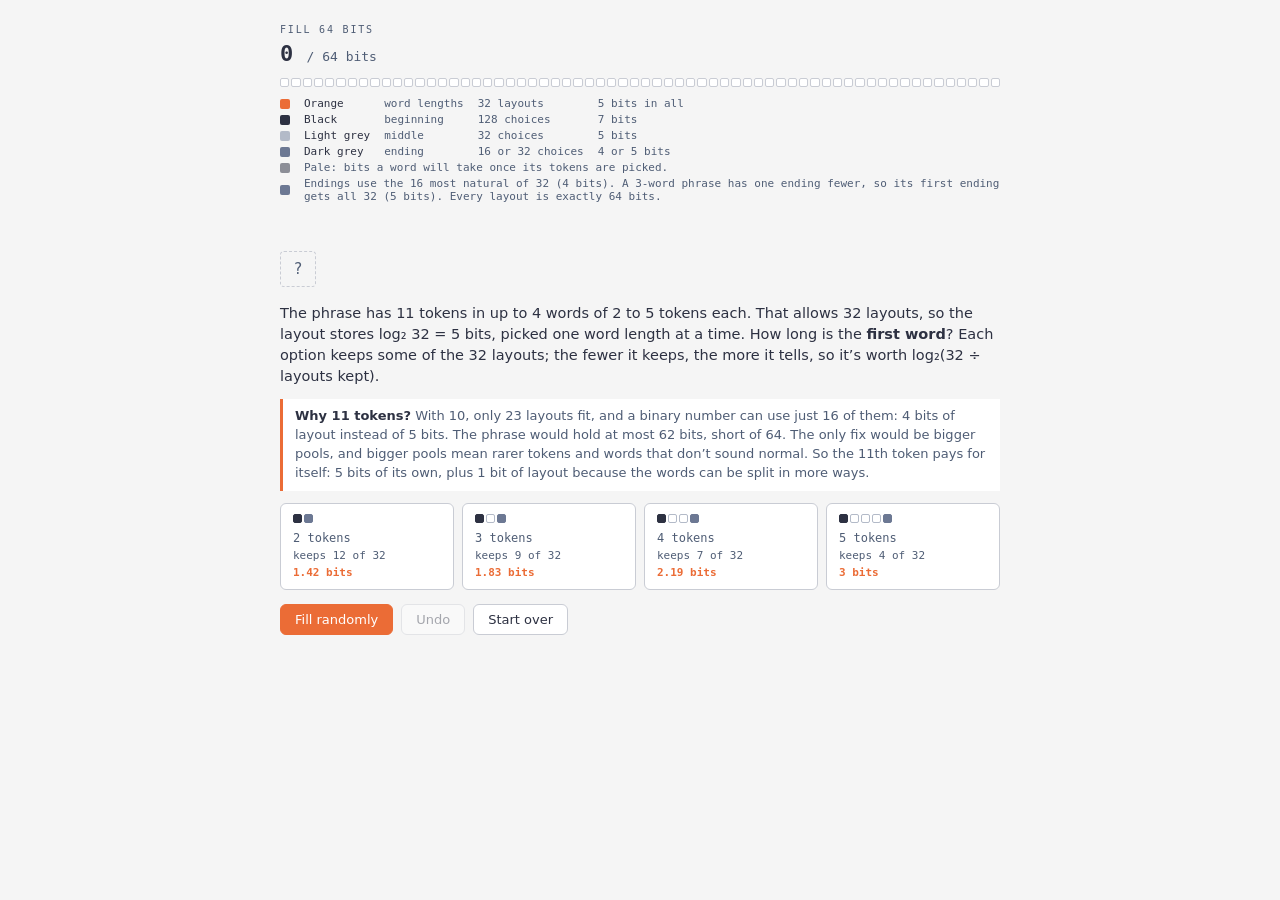
<file: blog/static/diagrams/space-game.html>
<!DOCTYPE html>
<html lang="en">
<head>
<meta charset="utf-8">
<meta name="viewport" content="width=device-width, initial-scale=1">
<title>Fill 64 bits: the spaces game</title>
<style>
  :root {
    --paper: #f5f5f5; --box: #ffffff; --ink: #2d3142; --muted: #4f5d75;
    --accent: #eb6c36; --word: #2f7f73; --cont: #b3bac8; --end: #6c7893; --line: #c9ccd4;
    --sans: system-ui, -apple-system, "Segoe UI", sans-serif;
    --mono: ui-monospace, SFMono-Regular, Menlo, Consolas, monospace;
  }
  *, *::before, *::after { box-sizing: border-box; margin: 0; padding: 0; }
  body { font-family: var(--sans); background: var(--paper); color: var(--ink); padding: 24px 20px 28px; }
  .frame { max-width: 720px; margin: 0 auto; }
  .eyebrow { font: 500 10px var(--mono); letter-spacing: .18em; text-transform: uppercase; color: var(--muted); }
  .count { margin: 6px 0 12px; font: 600 22px var(--mono); font-variant-numeric: tabular-nums; }
  .count small { font-size: 13px; font-weight: 400; color: var(--muted); }
  .meter { display: flex; align-items: center; gap: 10px; }
  .gauge { flex: 1; display: grid; grid-template-columns: repeat(64, 1fr); gap: 2px; }
  .bit { aspect-ratio: 1; border: 1px solid var(--line); border-radius: 2px; background: var(--box); transition: background .25s; }
  .bit.on { border-color: transparent; }
  .bit.missing { border: 1.5px dashed var(--accent); }
  .spare { display: none; align-items: center; gap: 2px; font: 11px var(--mono); color: var(--accent); white-space: nowrap; }
  .spare.show { display: flex; }
  .spare .bit { width: 10px; border-style: dashed; border-color: var(--accent); }
  .spare b { margin-left: 6px; font-weight: 600; }
  .key { display: grid; grid-template-columns: 10px repeat(4, auto) 1fr; gap: 3px 14px; align-items: center; margin-top: 10px; font: 11px var(--mono); color: var(--muted); }
  .key i { width: 10px; height: 10px; border-radius: 2px; }
  .key b { font-weight: 500; color: var(--ink); }
  .key .note { grid-column: 2 / -1; }
  .formula { margin-top: 10px; min-height: 1.5em; font: 12px var(--mono); color: var(--muted); overflow-wrap: anywhere; }
  .phrase { display: flex; flex-wrap: wrap; align-items: center; row-gap: 8px; margin: 18px 0 4px; min-height: 40px; }
  .word { display: flex; gap: 3px; }
  .slot { min-width: 36px; height: 36px; padding: 0 6px; display: grid; place-items: center; border: 1.2px dashed var(--line); border-radius: 4px; font: 500 15px var(--mono); color: var(--ink); }
  .slot.w { border-color: var(--word); }
  .slot.b { border-color: var(--ink); }
  .slot.e { border-color: var(--end); }
  .slot.unknown { color: var(--muted); }
  .slot.preview { opacity: .55; }
  .space { width: 26px; height: 36px; display: grid; place-items: center; color: var(--accent); font: 600 18px var(--mono); }
  .msg { margin: 14px 0 12px; min-height: 2.8em; font-size: 14.5px; line-height: 1.45; text-wrap: pretty; }
  .msg b { font-weight: 600; }
  .why { margin: 0 0 12px; padding: 8px 12px; border-left: 3px solid var(--accent); background: var(--box); font-size: 13px; line-height: 1.45; color: var(--muted); text-wrap: pretty; }
  .why b { color: var(--ink); font-weight: 600; }
  .choices { display: grid; grid-template-columns: repeat(auto-fill, minmax(150px, 1fr)); gap: 8px; }
  .choices button { display: flex; flex-direction: column; align-items: flex-start; gap: 8px; padding: 10px 12px; border: 1px solid var(--line); border-radius: 6px; background: var(--box); cursor: pointer; font: 12px var(--mono); color: var(--muted); }
  .choices button:hover, .choices button:focus-visible { border-color: var(--accent); outline: none; color: var(--ink); }
  .choices button { text-align: left; }
  .choices button .detail { margin-top: -4px; font-size: 11px; color: var(--muted); }
  .choices button b.detail { font-weight: 600; color: var(--accent); }
  .mini { display: flex; align-items: center; }
  .mini i { width: 9px; height: 9px; border-radius: 2px; margin-right: 2px; border: 1px solid var(--cont); }
  .mini i.w { background: var(--word); border-color: var(--word); }
  .mini i.b { background: var(--ink); border-color: var(--ink); }
  .mini i.e { background: var(--end); border-color: var(--end); }
  .actions { display: flex; gap: 8px; margin-top: 14px; }
  .actions button { font: 13px var(--sans); padding: 7px 14px; border-radius: 6px; border: 1px solid var(--line); background: var(--box); color: var(--ink); cursor: pointer; }
  .actions button.primary { background: var(--accent); border-color: var(--accent); color: #fff; }
  .actions button:disabled { opacity: .4; cursor: default; }
  .actions button:focus-visible { outline: 2px solid var(--accent); outline-offset: 2px; }
  /* Token pages: pickable tokens are buttons; unavailable ones are muted chips, one colour per reason. */
  .tokens { display: flex; flex-wrap: wrap; gap: 5px; margin-bottom: 12px; }
  .tokens button { min-width: 44px; padding: 5px 8px; border: 1.2px solid var(--ink); border-radius: 4px; background: var(--box); color: var(--ink); cursor: pointer; font: 500 14px var(--mono); }
  .tokens button:hover, .tokens button:focus-visible { border-color: var(--accent); color: var(--accent); outline: none; }
  .tkey { display: grid; grid-template-columns: 12px auto auto 1fr; gap: 4px 12px; align-items: center; margin: 0 0 12px; font: 11px var(--mono); color: var(--muted); }
  .tkey i { width: 12px; height: 12px; border-radius: 3px; border: 1.2px solid var(--c); background: color-mix(in srgb, var(--c) 18%, white); }
  .tkey b { font-weight: 500; color: var(--ink); }
  .group { margin: 0 0 8px; border-left: 3px solid var(--c); padding: 4px 0 4px 10px; }
  .group summary { cursor: pointer; font-size: 13px; color: var(--ink); line-height: 1.45; }
  .group summary b { font-weight: 600; color: var(--c); filter: brightness(.75); }
  .group .chips { display: flex; flex-wrap: wrap; gap: 4px; margin-top: 8px; }
  .chip { padding: 3px 6px; border: 1px solid var(--c); border-radius: 4px; background: color-mix(in srgb, var(--c) 18%, white); color: color-mix(in srgb, var(--c) 55%, var(--muted)); font: 13px var(--mono); cursor: help; }
  .chip small { margin-left: 4px; font-size: 10px; opacity: .85; }
  .slot.preview.text { opacity: .5; }
  @media (max-width: 560px) { .gauge { grid-template-columns: repeat(32, 1fr); } .key { grid-template-columns: 10px repeat(4, auto); } }
  @media (prefers-reduced-motion: reduce) { .bit { transition: none; } }
</style>
</head>
<body>
<div class="frame">
  <div class="eyebrow">Fill 64 bits</div>
  <div class="count"><span id="count">0</span> <small>/ 64 bits</small></div>
  <div class="meter">
    <div class="gauge" id="gauge" role="meter" aria-label="Bits stored" aria-valuemin="0" aria-valuemax="64" aria-valuenow="0"></div>
    <div class="spare" id="spare"></div>
  </div>
  <div class="key" id="key"></div>
  <div class="formula" id="formula"></div>
  <div class="phrase" id="phrase" aria-live="polite"></div>
  <p class="msg" id="msg"></p>
  <div id="panel"></div>
  <div class="actions">
    <button type="button" class="primary" id="random">Fill randomly</button>
    <button type="button" id="undo">Undo</button>
    <button type="button" id="reset">Start over</button>
  </div>
</div>
<script>
"use strict";
// The real phrase_v5 tables: token texts (ids 0-255 beginnings, 256-511 endings, 512-1023 middles) and, for
// each previous token, its 32 middles and 32 endings (the 16-ending list is the first 16 of the 32).
const V5_TOKENS = ["co","re","in","ma","ca","un","de","pr","st","di","ch","pa","ba","be","pe","con","tr","ha","br","sa","mo","se","su","po","la","gr","me","mi","he","sc","sh","th","bo","dis","al","an","sp","cr","ar","ho","li","fo","pro","ex","en","ta","te","ro","fa","ga","so","ra","bu","si","cl","wa","le","lo","to","fr","bl","com","fl","do","pi","vi","pl","wi","as","cha","fi","da","im","pre","ve","fe","qu","per","ne","ac","no","cu","car","bi","va","dr","ab","mar","go","int","pu","am","mu","ad","ap","tra","ge","ph","ti","wh","for","par","we","str","sl","gra","na","sta","hi","hu","ri","gu","du","imp","gl","wo","ce","cor","lu","tu","el","rec","inte","ru","bar","sw","au","man","fu","ov","bra","em","mon","or","ove","over","col","har","ci","inc","comp","chi","ste","cons","mis","ki","res","at","ins","ni","ja","pla","the","tri","und","gi","ind","cou","sch","jo","inter","des","app","rep","ke","bla","can","ju","che","vo","cont","ant","sha","bro","cal","sub","bri","sto","ag","sn","sy","pri","exp","ou","cla","es","mor","her","unc","uns","whi","dec","hy","sk","cro","inf","acc","bre","bel","pol","spe","sup","er","gre","ass","fla","qua","ob","mal","tran","ver","cas","sca","sm","hea","tre","out","comm","je","sal","all","cra","del","pen","bal","bur","nu","sho","fra","min","cre","mac","cat","ev","fre","pal","san","disc","ka","af","unde","ber","she","spi","trans","qui","pat","cap","op","thr","ser","av","ir","sti","tro","gal","ed","es","ng","ing","er","on","us","ly","rs","le","ns","an","ts","te","ers","ion","re","ss","ted","in","ess","al","nt","ne","tion","en","st","ting","ons","ic","ry","ness","th","ies","is","ation","se","ia","ty","ce","ble","um","ent","ter","ions","ate","red","ous","led","tes","de","ds","ls","les","ling","ve","ian","est","tions","gs","as","et","ity","ge","ring","ated","able","lly","nd","or","ned","rd","ie","ey","nce","el","ll","eth","ngs","ch","ine","na","nts","ings","ar","ton","ses","ra","ck","ive","man","sh","ans","ius","res","sed","ere","ks","ta","ment","ally","ations","la","tic","ating","nes","ning","ded","ant","ke","ely","am","ding","ard","ered","der","os","son","ier","ist","sm","sts","des","hed","ler","ms","rt","ces","sly","ates","ism","id","cal","and","ish","ld","it","me","ents","ee","less","ering","her","lle","ries","ue","ters","tus","ite","tive","ors","ul","ins","ical","ur","gly","hes","ay","sing","ngly","ingly","tly","he","ked","ties","ary","king","hing","ied","ously","tor","usly","at","ium","lity","ence","nus","are","ians","da","men","age","ps","ell","ot","ys","ny","rn","ance","cy","ner","ged","ying","ens","ker","ley","to","ad","ful","ster","ists","od","eness","ht","ire","ves","ial","zed","bly","il","ger","io","one","ets","ious","pe","ery","ped","ges","dly","als","ure","ments","land","ise","ca","ille","med","ities","ore","ping","ized","nal","nds","lus","den","ze","hs","dy","ma","ory","ging","cally","ow","cs","ght","ide","ni","ders","ically","no","ro","sion","iness","hy","que","in","er","ti","at","an","en","te","ri","ar","on","re","ra","li","le","or","es","is","st","al","nt","it","ro","ne","ll","el","la","io","ou","ic","il","he","ur","nd","ni","de","et","ta","ol","ie","ea","nc","ch","si","me","ng","se","to","ve","lo","as","ia","na","ac","ati","hi","tr","ul","ha","ma","om","di","tio","ec","ss","th","pe","rt","ca","us","ns","un","am","ai","ce","mi","ge","ci","os","em","ig","ab","ho","tt","ter","bl","ot","id","ad","oo","tin","mp","ut","co","ir","ct","tu","ed","ke","ent","ag","ee","rr","iv","vi","ru","ck","ing","ate","atio","pi","no","op","sh","po","im","be","ap","mo","oc","lin","ion","rs","au","nn","eri","so","rin","um","nes","lu","sc","ow","rd","gi","ep","cu","rn","qu","mb","nde","ph","nte","ei","rm","sa","ist","ui","all","uc","ga","od","og","pa","fi","ill","pp","ver","rat","rc","ica","ste","da","av","and","ran","ere","do","men","ip","if","bi","ev","ue","nti","ari","ali","sp","gh","pl","tion","tl","est","bo","eg","ell","ua","sti","ant","ib","ine","oi","ki","ba","abl","va","pr","lle","mm","cr","fe","we","rg","che","res","der","ud","gl","lli","ff","the","iti","lan","ess","era","lat","ld","anc","wa","ef","iu","ene","gr","iz","lt","dl","ub","bu","ili","nu","rl","ug","les","ov","tra","hr","ast","str","her","min","ort","ect","oni","br","tte","cti","sse","su","nf","ak","ay","tor","per","ous","oa","rie","enc","ers","dr","pt","eli","rb","eo","eu","gn","din","dd","ssi","gu","art","sta","eb","cl","wi","tic","fu","end","ani","go","lit","nat","ori","up","fo","gg","sl","cc","ten","ard","tri","nk","nin","ris","ive","ain","ont","ina","hin","ht","ndi","tat","chi","rea","oun","nge","ob","ert","our","lis","du","ze","ona","ew","igh","ric","ber","hu","ian","ngl","rit","rti","nta","rac","sto","tc","tiv","ula","ria","nce","one","ang","ide","tan","ust","mu","rp","ation","ele","ass","ren","rv","tur","oli","ons","sin","cat","ite","ore","kin","eme","ini","ita","ear","nis","aw","ett","oll","vo","ato","bb","ron","rou","ure","atin","ici","lla","pu","ens","man","cke","eni","rk","arr","omp","err","ish","nter","und","olo","mat","nder","ara","int","ise","erm","ath","lic","sm","erin","ete","are","iou","ome","ry","rati","uri","wo","tie","llo","nv","ght","len","ack","nne","ven","gra","ment","ok","she","nch","eat","ale","enti","rri","ora","shi","ick","for","ys","dg","eve","ach","sio","ntr","har","eti","rop","iss","qui","ern","tro","iat","ik","rte","hor","ret","fa","han","ove","ave","den","ppe","pin","nst","ost","itt","af","gin","ind","isc","ond","ull","cha","lm","ey","ner","cul","act","ame","ly","tch","ingl","lie","log","oe","nsi","yl","ans","tle","lv","fl","nco","tre","ton","yn","ala","con","nit","vel","ero","tal","ae","ble","edi","yr","mer","ye","att","lar","ler","ls","ade","cal","kl","rch","ym","ifi","isi","mon","rre","tati","of","que","tar","cen","rai","hil","erc","ight","mpe","omi","rma","let"];
const V5_MIDDLE = [[535,552,617,759,544,594,559,529,556,650,667,613,775,512,543,649,648,910,560,549,644,898,582,623,645,870,918,526,611,621,720,846],[668,524,645,615,629,868,786,512,561,548,661,604,530,570,555,779,586,567,599,585,665,514,525,711,820,537,777,939,587,622,678,981],[559,615,529,706,868,572,587,733,604,567,622,569,730,939,554,722,564,688,647,758,749,599,628,634,588,626,566,718,827,516,536,630],[775,529,575,645,512,544,595,594,519,578,556,598,713,740,531,709,882,545,546,777,769,576,537,581,593,971,633,670,523,548,553,528],[602,575,529,580,535,650,544,555,603,704,635,615,518,522,548,568,523,531,576,552,563,706,524,613,644,648,537,586,533,559,660,741],[522,707,512,947,614,627,794,784,664,729,626,754,560,779,564,711,738,570,604,907,519,514,567,542,628,557,555,593,569,529,524,532],[711,707,665,615,625,629,868,704,524,518,688,622,548,664,585,599,577,519,555,947,545,531,646,690,820,682,706,845,877,520,572,570],[527,623,614,574,626,608,597,571,662,630,564,730,992,744,761,643,512,521,584,717,528,582,589,540,611,646,1012,998,549,547,539,516],[523,520,522,616,793,513,526,533,717,519,646,977,543,551,530,639,592,737,626,591,565,516,541,643,680,605,582,603,611,612,618,517],[615,720,575,688,522,668,606,775,556,617,592,530,641,537,587,611,690,656,557,628,624,635,583,795,733,521,547,645,750,898,529,667],[520,519,541,543,871,530,515,526,513,583,683,516,590,904,512,628,527,561,560,623,660,605,634,528,549,626,614,600,702,551,611,612],[575,523,529,531,617,544,512,578,567,621,777,535,635,588,964,552,525,568,576,533,644,633,524,514,537,545,613,595,882,594,556,534],[617,594,772,554,544,529,770,535,575,613,635,557,797,576,648,870,801,556,541,606,624,548,531,522,553,545,720,727,930,533,578,644],[534,535,634,529,594,593,520,784,515,688,524,576,545,557,648,795,617,575,578,554,567,546,794,564,560,542,558,645,569,713,637,531],[633,567,594,535,519,520,564,514,670,673,606,534,581,667,531,635,647,544,548,529,523,575,572,607,613,655,777,646,616,513,545,560],[585,665,711,567,668,915,786,557,601,588,733,615,587,868,529,534,647,572,518,546,604,622,794,678,649,706,758,554,820,783,545,579],[539,590,639,564,599,580,700,582,551,660,680,674,517,681,646,512,623,643,597,611,683,549,527,598,591,717,697,528,540,583,865,532],[544,535,682,617,644,556,667,709,529,613,971,795,582,602,655,605,594,586,559,735,826,581,801,769,980,541,578,777,741,522,615,575],[643,598,603,600,582,551,521,564,612,532,547,580,591,865,517,599,618,516,528,539,584,823,658,626,527,561,571,611,639,540,574,583],[544,710,777,514,541,706,602,644,552,660,868,570,667,615,607,682,711,980,535,582,512,519,575,556,661,617,537,578,560,621,795,670],[531,582,546,568,578,521,580,622,543,556,526,525,576,727,522,559,535,523,617,572,603,569,713,820,524,575,533,563,682,558,772,917],[586,581,594,520,710,559,647,664,525,561,770,606,649,685,820,585,563,653,522,544,590,591,851,519,608,704,865,523,602,583,535,572],[720,709,667,797,688,846,851,613,795,617,532,581,535,655,713,544,602,735,522,635,777,596,661,781,607,674,594,642,670,741,638,576],[578,529,970,575,531,877,518,602,543,554,528,548,594,512,568,582,547,670,524,526,667,891,535,617,576,712,545,555,603,690,533,564],[544,556,694,543,552,585,742,602,717,514,650,713,617,615,575,606,582,555,709,529,553,594,576,518,644,667,642,624,682,777,706,795],[516,539,550,612,515,643,626,597,639,674,551,680,695,761,965,512,528,564,600,582,623,589,628,717,744,957,765,532,630,517,541,599],[572,670,548,519,575,516,576,535,629,561,531,544,524,518,650,553,560,777,723,547,563,613,652,661,611,954,594,545,735,898,567,557],[535,710,777,790,575,553,594,733,529,544,514,552,689,727,656,740,576,556,545,613,971,523,635,688,622,586,642,775,735,980,930,736],[599,520,524,522,533,554,535,964,586,655,608,674,512,530,980,606,629,688,772,930,525,536,613,595,644,754,824,544,587,882,890,523],[526,519,616,523,593,568,522,597,675,520,603,550,646,539,530,543,515,533,643,566,893,827,517,628,569,717,600,542,626,537,549,699],[680,519,520,512,643,751,536,513,605,599,583,681,539,623,603,760,516,674,600,522,551,614,616,612,717,659,582,646,550,744,865,548],[526,522,533,605,512,543,582,539,516,513,571,927,729,773,550,521,523,530,515,551,639,616,519,517,626,929,654,527,547,590,584,663],[918,582,650,543,544,635,644,597,594,568,576,572,613,870,563,712,742,843,522,541,542,571,727,735,529,535,520,528,515,561,660,795],[557,567,512,577,604,628,625,514,637,664,690,779,517,554,707,548,611,593,526,649,520,570,542,592,522,586,607,560,738,816,518,590],[525,595,738,550,570,682,704,553,641,520,629,652,579,639,604,716,528,587,524,548,588,626,627,769,514,540,586,559,585,560,590,577],[514,626,718,769,740,515,587,530,553,622,588,779,520,576,585,545,673,747,564,534,546,590,571,702,521,518,557,563,1004,574,558,645],[520,574,519,521,543,526,516,525,542,512,523,537,515,564,539,597,612,600,522,605,524,532,551,616,918,540,536,513,603,702,530,541],[626,580,532,528,643,929,516,639,551,865,660,608,612,717,957,684,512,680,674,599,603,571,658,1012,540,564,527,582,547,539,590,589],[553,514,657,629,682,533,570,587,592,519,518,579,779,523,576,586,557,539,645,694,932,951,522,606,661,571,611,679,517,738,673,820],[580,555,633,535,622,648,529,629,613,727,688,578,524,586,667,870,520,594,559,577,964,576,582,644,918,970,640,554,560,795,930,669],[826,594,911,649,556,609,529,586,559,534,576,585,595,650,661,754,524,602,615,711,514,617,635,775,535,521,553,629,777,704,683,801],[522,597,535,655,582,578,524,543,549,544,568,633,713,531,727,772,529,647,904,575,576,528,795,662,679,523,541,547,590,644,583,777],[518,615,585,711,688,625,733,557,665,647,652,707,629,577,775,567,602,704,566,868,560,621,710,947,783,786,586,572,555,748,525,622],[585,567,588,518,574,783,710,647,569,583,590,526,513,564,621,566,568,604,611,762,561,579,601,530,591,657,945,521,553,625,717,532],[567,604,615,595,514,546,718,733,710,524,553,576,645,548,820,579,661,558,783,513,678,758,523,624,647,794,796,999,526,533,559,582],[556,578,596,594,531,535,617,606,613,635,667,541,570,602,648,523,582,555,577,738,801,512,588,741,529,525,543,563,644,694,713,609],[602,613,525,655,553,535,544,531,561,563,581,529,547,745,932,520,534,635,740,578,522,603,575,576,572,670,713,583,648,622,517,615],[570,617,535,557,742,870,576,554,599,548,594,582,603,656,580,597,553,607,682,589,779,712,529,520,575,546,738,561,571,918,826,1012],[586,868,535,1001,642,588,605,568,655,606,576,624,552,529,512,531,541,754,522,578,585,660,514,594,635,519,580,613,670,735,607,777],[535,648,650,644,555,512,613,576,556,717,529,821,537,578,688,713,772,741,624,642,851,524,544,575,568,532,518,603,777,709,720,870],[524,588,652,603,555,543,613,980,578,727,888,537,597,670,568,650,635,525,556,563,622,709,641,712,522,594,546,644,628,870,826,535],[572,801,512,615,602,594,528,552,650,870,691,541,720,588,556,559,667,621,770,586,585,624,688,522,544,581,706,642,795,617,531,576],[594,617,535,720,713,556,624,529,602,648,553,554,541,777,544,613,633,870,930,971,797,575,552,635,709,801,517,531,795,882,519,545],[775,556,602,980,546,617,845,689,525,594,586,897,529,588,629,709,535,635,801,740,576,552,607,682,652,531,545,534,667,729,641,797],[551,539,589,520,512,597,583,590,513,626,603,639,674,683,744,765,540,561,643,680,662,761,516,532,681,646,630,737,702,580,660,550],[595,613,535,624,971,795,531,529,594,532,644,777,772,891,655,648,541,559,609,519,522,870,735,512,537,587,614,657,977,578,727,789],[645,615,661,594,521,606,599,559,674,516,556,520,575,957,706,544,545,587,660,628,531,515,561,611,795,845,553,576,528,540,579,642],[556,559,617,579,644,918,589,645,930,544,532,599,535,576,582,623,717,712,615,534,650,604,795,647,710,957,515,649,575,557,597,571],[543,578,613,660,541,535,594,581,597,655,1000,556,625,667,548,777,575,599,635,603,712,742,570,561,652,648,704,729,846,549,580,650],[550,521,516,612,528,611,532,564,658,580,591,589,549,643,583,618,634,619,517,540,541,527,547,597,660,614,742,561,608,663,562,539],[600,684,512,517,516,551,643,561,582,724,532,580,597,824,543,539,612,961,528,590,583,630,515,547,599,589,717,658,564,584,760,737],[679,577,690,928,625,534,608,664,629,682,512,526,517,523,570,547,704,845,586,582,621,738,877,728,771,532,540,665,574,707,770,675],[526,643,612,515,539,603,583,674,611,512,600,660,516,580,574,605,532,561,608,680,540,527,590,597,592,630,765,684,582,663,634,774],[750,737,606,555,526,795,563,633,655,560,635,559,570,594,647,742,930,535,519,588,777,712,617,525,585,597,660,524,521,548,533,527],[617,606,535,635,513,514,552,649,801,547,971,594,534,602,529,516,537,579,544,563,560,574,577,523,556,545,587,667,795,656,868,797],[606,535,549,713,554,544,552,754,642,645,514,615,588,706,579,546,823,531,758,524,548,525,578,607,656,616,519,517,518,567,585,775],[551,564,639,761,516,517,643,582,603,584,543,515,539,527,597,660,654,662,608,782,965,774,773,561,562,752,1006,824,547,623,612,742],[544,576,535,727,624,635,594,617,546,795,801,529,556,531,552,536,777,971,557,602,581,735,575,711,709,930,522,964,692,524,514,517],[567,585,621,637,557,558,554,656,763,710,576,758,512,588,607,652,518,579,562,783,939,629,582,627,569,664,609,809,520,548,553,525],[650,602,833,552,655,556,741,582,708,578,720,713,698,531,605,690,519,544,594,575,577,727,672,512,518,667,914,524,541,629,555,581],[624,522,563,535,524,594,779,735,544,575,655,556,545,777,754,529,536,534,546,633,795,635,689,930,1018,537,559,606,642,526,617,525],[882,544,582,556,570,648,578,602,870,535,624,644,615,552,741,737,964,586,629,667,605,512,588,545,563,709,529,519,548,613,590,626],[629,611,555,532,845,577,570,586,627,625,682,754,707,704,694,738,664,690,663,634,877,520,526,543,568,554,537,541,545,564,549,582],[588,625,575,557,706,518,585,554,546,758,586,572,711,678,664,604,559,564,529,615,555,579,627,647,656,641,524,514,594,665,590,642],[531,529,544,587,534,633,545,563,772,554,578,595,535,542,644,655,606,560,635,622,980,815,512,519,523,648,688,522,541,613,546,558],[613,515,529,520,897,535,578,716,536,655,851,594,591,713,782,533,561,608,668,647,514,552,560,648,750,717,544,545,606,658,553,635],[512,520,527,599,597,612,513,530,536,541,550,517,532,551,614,584,702,680,674,700,760,564,590,654,774,574,626,591,683,695,730,865],[577,557,554,711,680,637,758,928,585,688,668,786,601,538,528,555,548,588,540,586,580,706,553,532,607,604,695,879,517,572,541,665],[585,608,529,789,851,617,543,594,718,606,661,520,603,824,733,710,576,515,570,668,738,555,652,642,628,522,615,541,577,664,729,712],[649,533,566,599,607,547,598,526,519,604,603,601,647,569,836,521,568,585,542,639,513,520,516,564,567,527,646,710,746,512,522,530],[578,750,548,552,644,989,514,543,655,682,777,748,576,606,581,596,615,594,528,534,544,563,613,759,535,521,525,572,518,570,557,555],[578,613,735,633,529,594,635,851,519,650,523,624,535,644,692,575,709,741,930,964,682,647,980,522,617,528,777,621,605,707,772,845],[519,577,549,738,533,563,592,524,576,586,579,558,694,674,671,512,514,564,536,560,682,539,664,776,522,545,570,534,555,583,734,529],[535,594,596,777,644,795,663,544,617,578,882,529,517,549,624,775,524,553,576,554,561,642,622,870,868,786,789,516,575,537,557,607],[519,525,535,524,579,641,544,797,545,625,560,727,575,588,661,648,647,980,529,568,582,602,779,512,523,537,660,741,553,613,635,706],[865,551,611,643,583,614,639,623,608,628,724,512,717,634,582,539,600,742,700,744,957,521,541,564,549,580,571,681,680,584,761,767],[637,557,748,526,523,571,519,704,642,754,929,513,572,533,580,598,820,758,675,537,549,561,539,622,547,603,627,593,678,888,781,522],[514,553,624,649,609,588,559,512,532,585,661,645,562,634,516,554,570,557,632,977,904,916,529,524,519,523,629,587,604,591,779,596],[662,713,668,727,655,576,644,870,544,589,777,596,543,594,515,575,795,673,759,568,652,623,688,742,736,519,532,552,582,599,603,648],[626,616,519,533,522,658,521,517,549,523,516,611,639,605,784,520,543,568,554,537,586,545,564,570,629,582,599,624,560,682,665,542],[552,596,846,633,535,777,1001,713,519,567,720,594,545,851,670,775,980,602,624,741,513,617,531,554,645,964,529,522,556,667,627,709],[652,513,517,738,682,754,530,690,520,580,771,526,598,877,1009,516,540,561,515,599,539,704,562,596,582,555,521,568,586,545,577,694],[735,644,642,535,545,554,720,529,514,777,548,709,594,575,655,650,617,588,607,525,552,613,624,795,656,524,519,544,518,578,602,581],[586,568,668,526,615,572,706,915,628,868,542,583,623,769,629,549,820,519,536,517,521,533,546,639,522,530,555,680,646,605,736,513],[549,955,625,577,707,519,568,597,690,517,662,664,630,513,514,540,515,533,518,564,536,542,593,566,780,524,521,548,554,537,547,590],[559,602,606,512,617,532,572,541,667,587,720,585,706,709,629,546,639,680,553,552,582,624,542,577,603,649,777,645,868,820,726,529],[966,531,655,663,529,526,545,594,544,549,709,740,903,535,537,727,522,523,576,851,520,586,533,578,623,581,633,622,605,662,616,929],[541,929,597,589,520,521,516,530,517,850,992,523,561,630,977,904,813,701,536,551,975,513,526,525,549,603,626,611,680,562,654,782],[617,535,555,667,801,556,650,531,572,522,629,911,514,523,594,576,552,581,575,586,826,692,545,635,777,735,843,513,544,588,554,682],[532,677,612,528,549,530,536,680,517,515,547,626,605,526,564,921,520,541,600,512,571,634,516,540,623,734,823,899,607,574,590,643],[570,527,607,574,514,547,587,560,645,711,729,585,627,730,823,576,567,611,695,513,588,586,536,782,545,682,661,590,583,608,642,694],[785,610,530,585,576,564,561,599,560,678,524,548,553,525,528,628,523,554,533,583,592,662,519,572,559,567,557,607,563,595,649,611],[529,535,520,760,515,646,594,777,930,824,544,517,530,608,727,674,735,576,628,796,512,575,522,516,531,561,644,626,605,870,683,882],[584,841,515,618,547,551,614,943,680,540,603,660,521,549,571,639,865,598,611,612,823,527,623,628,634,530,532,561,599,590,643,597],[612,674,639,680,634,623,742,516,540,515,564,539,598,643,744,517,532,761,824,561,608,618,654,597,626,614,628,646,663,760,658,816],[544,559,615,575,709,820,652,588,531,545,585,607,577,667,870,512,556,629,563,602,574,572,518,582,635,688,750,801,740,930,617,598],[613,852,691,615,555,670,531,576,580,772,742,836,529,625,706,588,586,541,635,577,595,603,644,667,795,738,690,656,683,971,977,991],[544,607,518,578,582,635,709,512,795,775,691,535,670,596,851,920,1020,537,645,605,870,882,617,545,682,587,689,741,554,556,586,572],[689,544,529,535,667,513,688,727,617,795,594,575,531,627,971,546,633,999,522,576,556,536,797,515,735,801,519,548,615,533,578,682],[629,556,650,879,531,586,529,578,617,602,613,709,741,575,777,795,544,594,552,624,635,587,644,689,971,535,720,779,801,513,528,572],[553,556,689,572,667,559,777,870,577,789,607,597,706,617,604,795,930,981,704,645,554,546,615,588,586,552,549,557,635,579,661,581],[541,520,594,513,598,635,527,535,713,529,536,599,581,512,575,531,540,624,648,795,826,516,528,584,709,562,524,517,530,532,515,578],[523,529,535,690,536,617,602,650,635,720,544,553,556,552,801,530,682,581,971,522,514,606,662,870,772,625,613,546,655,648,795,709],[513,533,522,589,526,525,568,560,519,517,537,551,603,897,849,520,564,597,584,616,565,530,543,549,574,608,717,949,516,523,536,598],[599,526,517,603,551,816,598,589,600,564,643,657,520,561,612,675,765,512,532,626,583,584,700,634,744,539,660,571,639,592,654,728],[662,882,578,633,549,891,582,644,655,879,741,613,870,535,594,980,650,670,709,727,531,1001,529,568,560,555,597,738,769,702,975,543],[531,522,525,578,581,652,535,575,561,524,523,541,769,548,588,648,670,656,673,616,851,1001,519,537,549,555,644,735,977,529,530,576],[522,533,521,625,534,572,877,512,545,519,530,580,616,523,557,740,538,615,554,549,629,627,656,695,759,954,529,524,514,516,553,586],[588,529,650,754,750,552,602,576,556,563,795,670,710,617,554,585,882,535,518,579,621,870,519,594,572,534,661,642,647,720,779,740],[648,772,650,882,617,826,578,575,613,795,556,545,635,667,642,738,534,682,558,846,845,535,524,522,544,537,518,629,555,655,670,713],[752,683,695,524,660,592,646,521,626,561,590,623,628,528,580,591,630,717,769,929,716,875,615,525,734,703,619,513,512,519,576,537],[521,571,680,663,526,522,628,646,543,616,514,530,744,532,867,519,548,537,533,539,608,558,724,702,935,524,516,580,598,641,749,517],[581,733,535,544,670,531,578,644,655,741,529,602,613,633,648,779,519,533,587,616,851,846,1001,520,526,523,548,617,615,553,543,594],[529,624,635,720,870,750,512,575,777,576,682,795,572,602,650,627,709,594,629,770,514,525,563,546,577,730,617,607,754,929,692,879],[704,519,521,627,523,522,563,587,661,609,903,518,585,682,738,673,616,730,954,514,615,532,576,537,572,515,541,564,567,570,536,555],[612,532,659,551,512,520,513,515,536,611,681,600,583,626,680,628,584,623,814,938,867,564,591,571,646,674,634,760,675,654,957,782],[576,558,779,572,748,522,606,673,519,688,523,754,575,531,537,533,570,587,642,668,727,637,513,548,617,553,567,585,665,579,546,704],[681,680,611,540,524,553,534,661,562,543,518,545,564,593,637,774,796,529,572,557,639,569,789,692,943,526,514,548,588,515,541,570],[578,552,648,535,544,613,964,554,586,529,513,524,514,575,556,607,650,635,777,980,741,534,772,695,519,522,517,557,661,655,645,735],[520,680,568,598,618,541,564,549,599,551,574,590,643,597,591,571,611,614,681,628,584,605,662,663,630,674,734,600,695,700,634,760],[544,920,617,512,553,575,795,559,650,598,554,528,556,557,609,801,797,821,594,576,585,570,582,624,635,590,777,706,673,868,930,535],[704,754,694,652,591,513,627,770,621,516,568,597,577,625,682,707,512,532,541,549,605,690,993,528,564,570,561,787,547,557,555,664],[548,623,520,597,518,639,630,748,532,576,965,747,554,564,571,637,609,514,567,549,589,662,673,663,789,521,617,528,572,547,557,579],[591,661,776,550,553,515,563,546,652,576,988,516,564,673,682,554,528,527,665,621,678,820,538,1007,519,522,521,615,525,540,629,536],[633,741,578,670,846,644,523,613,713,616,772,851,535,520,519,544,548,617,553,543,594,575,568,532,588,531,576,554,537,556,586,572],[529,557,560,537,542,569,616,519,554,570,624,604,664,576,625,558,704,678,712,981,548,553,607,688,627,694,733,738,907,520,522,514],[525,521,524,537,560,639,553,526,539,516,625,591,737,514,615,540,527,629,547,546,623,589,627,738,569,663,630,641,712,970,773,894],[1009,519,572,625,559,546,694,525,516,624,561,782,640,615,682,577,621,524,522,514,523,576,540,533,545,570,563,580,560,574,706,733],[670,615,579,524,567,552,635,548,585,652,661,672,514,556,534,544,613,555,558,535,520,522,517,553,594,575,531,533,559,570,650,694],[521,571,526,522,628,520,543,528,641,598,631,517,568,560,737,616,519,525,513,512,530,593,646,663,724,634,699,857,561,614,639,680],[525,537,524,522,603,589,516,541,878,520,849,568,547,519,533,814,521,564,536,582,526,565,787,567,599,580,611,584,637,543,554,549],[727,617,535,667,730,557,720,616,525,594,533,534,563,650,674,996,524,520,519,615,553,559,567,602,604,706,622,628,775,601,846,920],[646,599,583,512,648,530,513,559,652,552,667,520,622,729,522,536,535,578,670,709,517,615,594,576,554,556,690,870,674,735,683,851],[567,514,568,621,639,513,549,598,548,588,574,657,517,521,518,526,591,737,541,710,520,516,547,654,684,615,543,537,586,572,545,559],[567,513,627,522,512,554,585,579,546,604,524,553,645,688,628,707,678,699,514,582,580,649,569,789,529,517,548,525,572,570,599,711],[544,535,556,882,575,560,777,971,650,581,617,594,578,670,534,635,622,735,517,531,552,629,557,624,539,667,655,633,727,690,801,898],[625,567,621,598,577,513,549,657,591,548,558,647,521,543,568,580,539,590,610,526,588,639,690,739,551,574,714,520,512,514,547,604],[548,518,542,514,800,533,948,521,629,536,519,523,537,571,522,530,607,558,729,674,745,549,555,704,584,593,592,712,907,703,879,654],[567,543,514,568,621,549,548,710,574,513,512,517,591,657,793,516,563,680,646,737,565,530,518,539,577,598,593,724,1012,615,588,537],[534,585,604,911,567,667,617,553,650,795,870,588,1017,586,606,587,522,514,517,531,527,602,560,555,635,579,574,583,627,709,733,646],[617,604,541,582,870,545,581,664,898,556,586,570,613,644,709,713,746,650,560,652,688,605,740,989,615,585,606,625,563,555,706,704],[512,531,645,529,534,779,984,552,585,624,528,556,518,580,579,598,603,1006,513,548,617,594,588,635,649,622,647,717,801,740,864,535],[522,662,526,655,549,515,623,575,589,656,801,523,586,704,688,630,717,915,839,521,617,576,554,528,578,602,587,660,645,638,816,890],[738,617,639,709,553,667,615,690,801,852,841,988,549,625,560,604,795,981,520,522,517,576,537,552,585,527,587,647,664,794,748,770],[513,568,528,527,522,519,523,574,626,591,512,547,580,590,603,583,571,605,630,634,730,526,553,543,554,537,586,533,541,545,564,549],[870,644,535,727,556,661,526,516,578,795,741,523,559,580,635,548,615,575,568,531,533,650,709,744,718,964,966,520,521,530,525,594],[540,528,591,614,574,660,730,844,568,646,526,562,590,610,630,543,549,605,521,527,536,571,681,712,737,523,612,600,782,684,519,554],[887,578,581,552,690,553,934,523,727,519,576,559,607,633,670,689,871,855,525,594,625,613,648,642,664,772,789,685,723,819,1022,535],[549,600,568,528,590,729,712,522,608,823,517,523,536,534,560,680,666,513,524,520,512,519,521,525,537,533,547,580,539,623,603,597],[543,512,615,535,870,529,516,580,594,557,604,569,735,967,544,624,581,644,640,880,524,553,575,576,554,556,578,570,582,563,613,546],[533,625,585,707,586,560,563,604,711,616,553,564,555,615,537,559,570,527,557,688,698,1003,524,546,577,641,947,522,548,525,588,528],[625,513,591,710,567,621,605,549,585,601,577,574,664,540,568,528,629,557,579,598,521,530,570,546,604,649,611,694,684,520,526,548],[522,533,551,520,547,524,702,696,787,519,526,523,525,530,513,543,537,516,568,589,550,527,853,818,554,541,564,582,599,560,574,590],[533,715,568,737,519,603,526,525,537,551,717,520,584,524,512,610,514,561,536,589,761,936,513,515,742,548,543,564,641,554,541,567],[635,536,646,535,517,594,531,929,520,655,581,648,971,513,529,544,613,650,633,558,735,980,964,512,519,533,607,560,577,667,626,608],[617,544,552,555,609,801,529,512,576,777,648,688,870,971,714,594,554,629,898,843,943,535,520,526,523,615,543,568,532,588,531,537],[548,521,572,706,622,599,623,736,545,609,576,558,528,585,534,598,595,678,785,520,512,526,516,540,533,536,563,603,628,673,826,782],[529,572,795,930,524,801,803,545,552,602,682,559,650,556,673,523,594,540,587,713,719,904,525,533,546,706,704,718,666,692,852,788],[513,617,628,649,586,527,605,803,533,668,977,529,520,615,553,594,545,629,534,599,602,624,777,706,622,670,709,646,616,712,851,897],[641,579,588,660,586,1001,537,540,735,535,524,528,598,523,548,525,831,529,544,575,532,560,555,591,605,637,662,717,712,980,784,882],[523,590,533,519,517,526,618,583,564,527,611,639,584,580,599,539,543,568,554,537,586,541,545,549,629,582,624,560,682,665,542,661],[540,680,746,521,574,611,626,528,520,608,517,532,591,525,541,542,593,636,516,564,536,598,700,992,1012,519,543,568,554,537,586,533],[846,555,609,617,577,522,650,594,572,709,870,703,879,909,531,556,559,602,635,546,590,777,795,729,801,882,529,524,520,526,544,523],[599,576,918,541,579,920,617,564,609,553,586,598,571,662,575,585,527,602,580,546,604,660,779,689,630,742,718,529,535,520,519,526],[639,588,967,608,615,583,681,517,700,524,592,716,526,537,555,706,680,769,553,576,540,586,518,559,585,561,560,652,579,661,597,571],[554,526,586,524,781,572,557,698,514,567,668,820,595,604,642,996,530,748,570,546,758,692,798,520,568,533,564,637,641,678,915,519],[617,689,661,730,548,546,719,930,544,594,627,709,513,514,517,557,635,581,649,642,645,795,673,630,801,718,971,728,519,526,523,615],[617,667,570,522,545,534,603,655,904,543,540,623,524,519,544,523,575,576,559,578,582,602,613,777,648,729,870,529,520,548,615,553],[733,522,532,718,521,825,523,517,622,533,563,583,628,520,530,537,515,541,584,750,526,525,528,545,549,536,534,587,589,569,673,702],[526,643,628,515,680,612,742,760,520,551,681,816,591,600,532,539,614,584,737,540,564,536,598,611,608,662,695,865,823,568,549,582],[602,980,650,672,535,544,531,552,709,622,519,604,652,553,578,629,579,704,833,937,517,556,586,563,635,648,616,640,834,594,575,588],[552,617,570,693,526,615,586,637,531,559,629,555,706,642,628,553,576,554,585,602,583,777,795,775,971,845,529,520,519,544,523,548],[560,636,752,715,994,589,517,516,526,543,537,515,897,814,521,582,937,525,536,562,817,568,605,541,564,549,599,551,590,623,643,603],[692,689,567,529,548,835,523,576,559,552,557,633,596,735,535,520,519,544,617,615,553,594,575,532,588,531,554,537,556,586,572,533],[575,717,617,556,629,650,667,519,522,553,580,624,626,615,594,570,602,635,581,688,882,552,652,649,709,870,678,700,651,1006,535,524],[579,548,557,514,553,621,745,625,649,664,967,518,577,558,576,604,656,607,710,983,520,585,629,555,623,597,690,707,769,692,783,526],[514,530,652,519,548,607,661,674,682,589,522,532,559,561,536,546,577,604,584,550,673,683,700,703,1009,529,524,520,526,544,523,617],[586,570,608,564,704,647,530,532,547,702,519,555,627,662,821,522,544,540,572,545,552,549,527,629,563,682,587,590,623,694,794,596],[521,571,569,525,537,560,539,744,543,817,530,607,614,702,522,526,516,568,566,677,524,520,533,549,551,628,600,654,904,746,830,541],[569,710,515,580,542,551,658,866,543,549,536,539,577,660,566,737,703,1006,530,537,586,567,625,623,630,674,612,712,728,526,517,548],[518,688,529,594,667,720,602,635,576,741,553,795,548,971,692,535,520,519,526,544,523,617,615,543,575,568,588,531,554,537,556,586],[537,526,626,571,522,517,516,528,628,524,599,583,680,646,543,551,630,654,513,519,530,525,515,549,539,590,608,662,520,523,548,568],[769,625,763,529,652,564,733,544,555,645,670,754,673,535,517,530,599,560,587,648,664,702,520,519,526,523,548,553,594,575,588,554],[605,512,568,626,541,536,547,646,823,977,513,515,680,628,612,956,530,598,623,695,543,582,583,611,584,600,760,654,1012,995,554,533],[575,617,667,760,918,528,660,521,515,604,649,971,714,991,588,554,545,527,625,602,603,558,709,593,647,793,535,524,520,519,526,544],[537,526,512,513,580,574,699,638,525,583,641,515,897,527,522,530,536,598,605,906,541,549,700,888,833,560,550,676,568,533,564,551],[646,539,580,884,524,639,526,598,517,536,724,522,543,537,589,616,608,680,519,599,568,533,541,564,549,582,560,551,574,590,623,643],[760,896,615,747,599,564,635,574,532,608,712,544,576,559,661,649,642,729,797,832,987,529,535,524,520,519,526,523,548,553,543,594],[524,537,553,645,592,520,551,970,956,521,615,629,560,590,733,550,673,513,516,548,528,559,567,527,624,604,794,641,947,634,744,828],[532,520,641,528,540,1006,521,590,941,517,537,985,514,516,527,560,574,591,558,929,897,943,519,526,523,548,615,553,543,575,568,588],[588,967,760,520,617,608,544,552,655,523,556,613,635,574,581,777,703,714,529,535,519,526,548,615,543,594,575,568,532,531,576,554],[513,690,625,522,707,763,512,523,877,520,519,526,548,543,568,532,576,554,537,533,541,564,567,549,536,582,599,607,624,560,652,542],[523,574,561,533,540,599,793,586,717,981,553,537,570,534,560,542,579,591,589,660,688,627,662,664,929,524,512,522,548,525,532,576],[517,515,563,789,561,661,547,608,795,544,615,594,576,536,624,581,622,720,971,977,759,910,894,529,535,520,519,526,523,617,553,543],[590,513,591,584,849,543,528,626,724,639,697,517,598,630,761,995,526,521,520,582,574,550,734,702,684,884,861,523,548,568,537,586],[587,594,624,667,750,555,635,868,556,582,733,797,522,615,575,576,552,570,534,595,558,645,709,870,801,692,749,529,535,524,520,526],[769,578,613,609,531,524,617,527,595,512,559,720,745,513,522,523,575,629,607,624,964,736,762,983,535,519,544,548,615,553,594,588],[557,524,642,615,567,748,513,548,537,637,672,654,532,820,994,560,698,965,522,525,554,549,527,536,598,668,562,744,519,523,543,568],[591,599,730,576,604,608,683,983,521,540,572,559,564,574,584,794,707,618,761,686,526,553,515,527,561,560,542,706,694,592,662,678],[649,554,688,567,637,898,529,520,519,526,523,548,617,615,553,543,568,532,588,576,537,586,572,533,541,545,559,564,549,570,606,629],[586,518,681,532,554,514,516,528,572,564,607,563,555,694,656,616,519,523,568,537,545,585,570,629,599,682,546,706,704,622,627,630],[554,548,579,658,979,590,566,697,541,649,583,637,656,609,712,745,800,705,529,524,520,526,553,543,568,532,588,576,537,586,545,564],[602,670,741,720,685,915,525,594,576,577,870,651,909,522,523,625,613,650,652,581,754,718,930,877,879,526,548,617,615,553,575,568],[536,918,532,541,659,600,520,605,742,561,539,551,597,515,564,549,603,717,513,512,547,608,630,634,841,995,568,582,574,590,623,643],[578,576,615,735,882,915,736,777,529,535,544,523,548,617,553,543,594,575,568,588,531,554,537,556,586,533,545,567,552,585,570,606],[561,515,552,650,688,599,564,555,777,596,570,629,627,720,719,615,559,536,624,652,637,664,794,712,685,757,529,520,519,526,523,548],[523,524,537,625,712,519,665,688,678,529,554,733,738,710,789,740,981,522,624,579,754,656,729,784,947,525,629,587,604,593,616,907],[582,521,675,938,662,590,603,610,787,513,532,512,878,767,520,608,744,932,894,543,568,541,549,599,560,551,574,623,643,597,626,591],[712,720,635,594,575,623,882,529,516,530,582,593,801,851,758,535,533,560,581,688,930,513,522,576,586,578,570,652,583,777,633,648],[706,527,603,583,629,615,540,513,514,559,614,686,548,528,515,564,570,547,599,577,623,571,681,550,637,729,641,737,845,697,953,519],[695,643,597,630,580,591,516,590,623,513,517,543,662,965,529,521,532,515,625,587,754,784,700,752,828,519,526,523,548,575,568,576],[617,575,709,534,602,635,591,870,545,559,629,582,624,706,801,698,718,971,535,524,520,519,526,544,523,548,615,553,543,594,568,532],[540,652,695,701,580,614,824,605,752,583,761,520,526,615,528,564,570,527,560,661,626,611,558,674,700,742,865,957,774,728,529,519],[532,548,581,933,530,588,545,557,563,622,779,769,716,721,951,906,512,519,516,553,568,528,533,547,624,608,558,593,569,656,794,673],[560,537,528,580,656,728,586,570,673,716,970,819,987,514,548,576,572,518,534,682,579,649,591,794,678,712,769,730,693,992,932,863],[587,551,743,553,546,718,864,529,519,576,581,779,689,631,533,570,555,598,569,754,794,562,678,789,703,916,520,526,544,548,617,615],[996,633,650,535,586,578,682,783,800,572,552,770,930,548,594,575,576,528,795,870,692,522,516,531,537,602,652,635,587,661,574,777],[617,989,568,530,590,603,667,536,597,944,512,522,526,594,624,690,784,654,782,529,535,520,544,523,548,615,553,543,575,532,588,576],[552,801,541,595,567,667,717,645,733,556,606,534,789,529,535,520,519,526,544,523,548,617,615,553,543,594,575,568,532,588,531,576],[657,526,626,603,725,529,520,534,733,562,693,553,540,515,545,585,547,607,597,660,614,558,681,678,789,684,773,524,519,523,548,617],[572,515,646,642,583,546,615,820,760,601,548,549,629,547,607,688,664,824,778,757,984,524,519,526,544,523,617,553,543,594,568,532],[566,533,608,599,579,513,525,678,529,520,512,568,604,649,733,634,659,999,524,564,570,563,584,647,646,569,592,641,761,703,823,638],[553,530,593,695,747,583,935,568,564,628,979,524,520,517,516,515,541,682,665,574,595,623,694,703,957,1003,529,519,526,523,548,543],[517,513,549,841,598,564,628,530,561,599,512,540,541,918,520,960,978,522,523,536,547,611,630,568,533,551,574,590,643,591,571,681],[624,649,920,824,547,590,617,608,782,517,629,536,760,823,544,594,528,586,570,582,534,777,642,769,716,796,535,520,519,526,523,548],[621,586,992,570,565,693,547,599,555,664,674,800,773,517,548,554,564,583,571,794,634,675,865,666,823,916,819,529,520,519,526,523],[606,779,532,515,572,603,558,645,694,637,794,673,692,916,812,529,524,520,519,526,523,617,615,543,568,588,576,554,537,586,533,541],[571,522,521,539,680,519,560,513,744,537,549,580,935,520,526,543,623,568,533,541,564,582,599,598,551,574,590,643,603,597,626,591],[576,524,512,525,531,537,581,801,964,522,523,548,543,528,533,567,582,534,602,560,665,546,577,633,648,558,688,621,709,820,719,904],[665,711,981,595,519,947,858,928,551,612,522,523,576,537,540,560,550,520,548,533,541,564,549,536,599,598,574,590,643,597,626,583],[633,578,741,713,522,588,554,585,613,670,524,545,557,665,595,644,711,772,851,615,559,629,579,655,648,642,846,535,520,519,526,544],[551,567,576,545,563,609,784,631,904,529,520,519,517,554,540,547,682,587,643,649,589,558,627,569,689,618,700,845,977,821,946,526],[646,515,520,735,652,667,513,727,772,980,517,613,704,720,674,609,954,529,524,519,526,523,548,617,615,553,543,594,575,568,532,588],[519,544,635,523,585,594,518,581,622,647,609,513,533,563,546,616,695,721,991,529,524,520,526,615,553,543,575,568,588,531,554,537],[586,625,733,710,537,845,585,621,532,564,665,711,664,794,690,786,524,629,579,668,641,530,515,570,706,694,646,550,657,737,977,987],[617,531,547,552,527,668,870,638,615,594,602,635,667,777,642,775,736,520,526,544,523,575,588,576,554,537,556,586,572,533,545,564],[533,519,595,593,940,553,611,517,514,530,568,527,629,561,536,529,520,526,523,548,543,532,576,554,537,586,541,545,564,567,549,570],[532,519,836,548,666,607,529,554,564,592,758,568,533,686,526,543,536,625,603,660,558,878,576,537,567,549,561,582,599,624,560,652],[625,513,707,514,517,512,566,568,604,562,922,526,516,548,564,536,580,589,616,746,809,519,523,543,554,537,533,541,567,549,582,599],[551,643,561,564,541,614,681,521,530,580,539,612,765,955,598,623,663,600,543,568,549,582,599,574,590,603,626,591,660,571,611,680],[615,577,517,628,706,559,676,587,669,671,519,570,607,645,621,618,877,1009,762,529,520,526,544,548,617,553,543,568,532,588,531,576],[513,517,584,702,643,539,630,530,598,562,528,540,536,686,568,541,634,516,515,527,560,929,761,533,564,549,551,574,590,591,571,681],[522,521,519,523,598,886,561,784,615,616,514,517,516,536,547,609,712,618,730,723,520,526,544,548,617,553,543,568,588,576,554,556],[617,720,613,577,735,971,877,531,667,795,846,845,529,520,519,526,544,523,548,615,543,594,575,568,588,554,537,556,586,572,533,545],[737,623,553,652,625,706,621,793,594,575,541,602,650,560,603,712,742,529,524,520,519,526,523,548,617,615,543,568,588,531,554,537],[706,560,897,513,517,537,540,628,1000,541,559,564,591,589,680,754,630,562,700,565,538,896,816,773,973,529,520,519,523,548,615,553],[588,689,595,615,553,609,529,576,532,711,928,798,656,554,549,542,688,697,520,607,579,589,704,642,569,729,674,1004,548,567,661,604],[706,615,529,559,588,537,540,548,665,524,629,786,598,711,593,794,586,541,625,557,542,587,712,907,791,516,568,545,599,624,546,729],[607,665,649,535,661,570,524,586,537,740,552,519,691,529,779,786,692,682,652,775,846,517,629,625,520,617,553,588,576,572,560,667],[749,543,595,519,553,571,681,566,568,527,697,695,798,521,549,589,524,520,607,551,605,792,523,532,541,536,560,590,604,591,694,593],[626,576,568,558,779,536,734,789,632,524,623,611,645,794,769,740,773,1004,513,615,532,554,607,628,612,678,826,684,526,521,617,525],[545,607,554,672,520,661,542,704,615,567,738,569,593,647,928,524,530,532,599,711,694,673,516,528,533,564,570,536,571,584,566,947],[602,529,606,535,519,740,544,553,581,685,526,554,733,754,524,537,655,729,633,846,586,578,563,560,590,642,907,564,585,625,652,635],[529,750,770,530,556,607,738,579,706,801,665,930,572,604,645,870,548,547,559,629,560,682,779,526,588,661,711,695,784,520,615,576],[553,557,734,676,516,563,576,586,595,570,681,694,1004,525,629,577,907,726,606,665,656,729,609,554,564,567,585,536,560,539,542,611],[571,514,588,539,548,615,547,559,585,557,649,622,748,554,661,734,929,744,1006,563,681,593,524,532,572,536,582,698,907,567,665,821],[542,606,575,524,588,556,707,583,593,572,629,624,794,537,551,604,754,784,775,649,668,779,544,554,561,563,661,688,694,637,664,729],[652,572,524,606,650,559,682,519,727,554,570,582,534,795,577,777,645,870,970,544,567,591,704,622,694,647,720,770,529,553,586,635],[683,689,645,520,649,570,615,673,588,572,665,826,548,560,587,661,553,607,604,597,668,656,583,750,517,594,564,704,593,733,592,770],[606,575,754,615,642,652,733,907,678,544,706,645,524,572,629,561,665,661,789,826,520,594,556,586,660,611,704,738,637,864,515,567],[776,691,661,734,570,645,625,586,546,588,652,673,519,545,607,553,629,681,520,576,549,563,682,598,593,610,738,609,522,599,706,621],[585,610,691,710,548,615,554,625,626,571,513,576,553,607,577,591,639,738,784,907,530,586,567,579,604,706,694,593,566,605,656,538],[521,625,520,567,536,609,604,647,656,947,570,577,614,543,588,665,546,571,621,646,779,738,592,664,630,634,703,877,965,568,537,629],[513,540,526,591,616,541,543,568,520,522,681,542,524,519,523,564,625,584,630,643,760,551,662,570,561,571,614,639,605,600,827,590],[734,663,929,576,681,521,588,661,697,516,595,647,533,561,546,520,548,515,579,574,577,604,583,621,646,673,737,782,553,585,629,560],[525,542,541,611,543,681,530,660,519,564,561,632,945,517,626,571,516,568,629,557,628,569,794,616,789,700,634,898,654,793,537,586],[542,568,540,717,530,548,610,686,574,730,523,549,607,626,558,593,729,758,697,792,821,519,629,560,665,579,571,622,566,794,616,683],[661,615,535,704,588,586,668,545,570,625,652,572,564,694,820,579,594,554,585,870,529,544,682,742,519,548,553,629,650,587,649,706],[523,665,606,567,572,524,530,661,729,947,868,615,594,570,851,548,531,586,515,545,559,585,629,542,583,628,647,637,794,907,964,1006],[643,574,592,516,540,591,660,614,695,599,681,526,665,623,628,734,589,680,543,564,590,626,663,630,600,700,981,834,805,568,554,629],[652,574,540,584,695,530,665,630,569,526,548,588,576,586,564,561,560,539,598,590,577,623,626,583,660,571,611,704,621,647,610,592],[626,512,529,595,624,570,553,575,588,694,709,544,586,559,579,621,710,754,756,525,594,563,602,650,682,652,667,655,645,688,733,729],[974,916,625,775,721,572,529,524,523,518,621,656,673,548,554,585,587,664,535,520,544,617,615,553,543,594,575,568,588,556,586,533],[689,553,727,552,523,596,736,572,803,588,585,706,621,983,524,617,615,575,527,629,704,668,670,713,754,690,666,513,535,520,517,516],[568,680,520,526,564,549,579,569,637,734,631,696,530,607,593,566,977,765,746,809,543,588,533,541,582,539,590,623,717,634,632,970],[589,734,699,526,599,695,514,549,536,680,630,769,903,533,567,529,570,560,682,574,590,591,681,637,678,520,543,561,665,595,604,623],[581,520,544,519,554,769,515,586,648,524,528,561,530,533,545,579,525,559,629,655,608,622,772,845,890,615,543,588,541,563,560,589],[587,553,522,534,563,611,554,545,532,528,572,518,661,570,524,516,615,576,623,704,610,673,758,774,759,537,567,629,589,627,664,794],[540,660,524,520,570,536,643,947,523,530,583,637,529,519,528,549,590,598,729,898,568,537,688,593,794,977,533,629,560,539,704,681],[665,588,517,775,1017,526,868,967,783,535,524,520,617,553,515,581,704,642,668,796,615,575,576,586,564,567,629,536,599,607,577,597],[642,590,674,524,520,595,648,523,564,512,555,591,729,898,615,594,554,585,570,629,560,579,577,633,688,627,694,544,553,588,537,515],[553,536,597,519,734,517,528,583,584,523,624,686,974,945,529,532,533,547,563,579,574,623,591,589,611,569,754,794,918,774,723,821],[512,553,535,556,541,682,652,585,524,534,543,629,560,529,617,615,545,570,635,704,694,647,898,544,555,546,591,627,775,713,754,737],[663,527,603,532,598,513,517,520,706,639,572,539,546,681,734,929,516,521,615,591,628,774,553,586,518,629,624,652,665,590,597,614],[531,544,563,642,607,615,796,548,553,706,868,594,545,567,558,713,971,798,617,575,568,588,554,537,556,586,572,578,570,606,629,582],[656,758,553,554,586,572,559,567,779,534,660,706,670,637,798,544,578,577,735,615,545,607,650,682,635,622,694,737,676,736,835,513],[513,607,680,541,646,562,522,696,521,561,539,700,526,630,641,549,681,593,960,524,517,548,543,568,537,623,571,558,584,569,793,520],[516,526,545,520,533,532,549,536,590,992,1006,528,560,524,543,576,541,583,614,622,584,729,634,903,519,525,629,563,623,680,628,694],[548,524,775,682,572,529,836,552,664,695,820,535,537,586,665,558,689,822,553,588,652,667,662,740,517,523,530,629,710,980,967,520],[572,650,529,524,516,567,519,535,552,561,544,548,533,563,609,554,947,521,594,528,570,629,624,560,546,604,623,777,733,735,831,588],[658,529,520,568,616,576,669,519,532,569,530,549,624,678,697,514,563,665,551,694,593,729,794,700,907,526,516,560,600,537,540,541],[851,650,647,649,531,606,668,545,590,750,535,575,574,524,594,552,561,652,738,980,907,537,541,564,613,581,704,694,710,654,519,556],[629,570,660,710,609,582,682,652,667,733,864,535,524,559,650,587,604,713,729,910,512,523,553,575,537,556,533,518,579,603,706,550],[529,545,531,560,648,535,591,530,713,548,558,741,815,544,514,594,554,537,572,533,541,606,595,678,740,532,570,563,650,546,604,644],[649,519,647,779,523,576,554,533,579,758,532,918,575,572,545,625,650,555,615,588,589,648,712,769,594,586,629,534,682,667,733,930],[521,543,652,567,763,625,758,532,588,629,656,967,516,536,590,558,593,637,734,700,845,1006,1015,520,548,576,541,704,621,569,730,737],[524,682,529,585,607,522,523,588,576,586,652,704,733,616,678,513,535,512,544,517,617,615,594,575,532,554,537,528,540,572,533,541],[552,524,588,585,615,572,938,575,664,576,570,661,603,642,670,794,678,851,529,544,532,586,533,629,582,682,598,667,591,621,647,738],[590,773,521,604,697,647,568,730,785,520,553,585,536,607,551,595,524,610,970,765,827,519,526,530,588,537,541,549,579,649,589,569],[665,607,529,535,682,533,661,513,520,519,522,544,514,521,523,548,617,615,553,543,594,575,568,588,531,576,537,556,586,572,545,578],[682,667,529,683,642,544,514,553,543,572,777,674,801,520,519,552,536,547,608,709,720,689,735,967,783,835,932,819,526,517,521,523],[564,660,540,580,584,521,549,662,590,681,674,599,623,717,598,614,761,516,551,618,538,520,589,592,730,767,561,646,663,630,597,626],[595,548,554,770,652,587,579,661,546,551,852,540,692,553,567,558,637,683,769,575,576,572,545,570,555,681,711,628,550,664,656,663],[580,682,709,615,537,602,650,568,531,635,617,556,586,559,552,560,587,551,667,971,964,830,513,529,553,594,575,585,590,777,720,775],[531,882,558,524,670,523,613,519,553,563,652,642,615,541,545,578,552,585,557,740,576,572,582,635,820,852,530,594,588,554,528,540],[629,625,513,555,561,528,516,515,928,530,568,547,665,526,626,690,712,564,589,637,662,707,770,845,529,521,532,586,570,682,577,611],[579,606,588,548,615,665,691,529,515,647,645,630,661,558,720,754,535,522,642,517,521,559,549,688,795,733,710,673,765,553,537,572],[563,553,545,580,635,520,519,544,523,548,617,615,543,594,575,568,588,554,537,556,586,572,533,559,578,564,567,552,585,570,606,629],[567,523,603,562,607,526,608,681,560,528,646,641,548,543,569,678,747,517,521,582,680,593,630,634,568,588,537,533,539,579,626,583],[626,530,564,611,532,541,599,520,570,574,681,543,583,515,590,704,630,600,524,568,549,542,571,628,593,729,907,697,586,533,625,577],[513,533,539,526,662,517,547,523,729,520,543,571,663,590,529,519,541,549,551,604,623,593,784,522,528,624,574,611,694,630,600,769],[581,544,606,607,535,531,520,623,567,772,524,617,530,588,648,523,615,525,537,533,561,635,603,760,991,862,625,613,624,665,655,670],[542,566,681,582,543,584,541,760,520,527,526,523,530,794,784,995,524,661,593,554,583,569,734,700,742,702,782,827,545,564,570,561],[706,519,613,846,575,572,533,602,664,523,545,567,629,682,660,648,627,738,827,615,553,568,588,576,537,552,585,625,580,560,542,603],[567,590,566,548,554,536,562,823,588,515,599,579,621,700,782,526,516,551,577,649,549,656,758,541,545,561,547,574,611,647,646,710],[543,536,566,745,697,568,615,518,681,537,571,673,907,977,588,586,564,711,569,700,843,514,516,625,547,546,551,577,623,626,591,593],[540,716,588,548,553,692,557,532,606,673,609,769,579,521,576,536,583,634,703,897,967,783,654,796,529,520,519,522,526,517,516,523],[512,539,516,515,610,526,694,624,730,529,682,555,586,570,547,611,704,711,627,738,664,690,524,520,525,543,554,533,541,629,599,597],[911,537,775,518,570,655,637,529,535,544,586,564,624,964,759,513,520,517,516,617,530,615,553,543,594,575,568,588,556,572,515,533],[575,614,535,770,544,578,652,523,529,608,530,581,648,514,532,650,644,680,673,537,533,560,603,678,820,846,524,512,519,553,554,629],[524,594,575,529,563,588,535,548,514,572,624,733,523,661,999,665,622,544,558,688,898,617,546,604,649,664,690,673,707,740,967,692],[966,545,529,535,523,548,740,524,594,519,544,576,514,530,572,622,516,625,563,777,754,702,575,554,537,549,629,604,642,627,694,709],[530,621,524,535,665,548,711,517,670,545,572,664,567,607,563,652,622,690,520,537,549,778,544,682,577,951,615,552,547,613,555,635],[623,652,604,785,554,517,567,637,710,656,730,548,577,558,621,647,977,782,516,568,588,537,533,564,585,607,688,593,662,609,758,929],[596,690,526,521,545,760,565,694,770,528,625,704,524,530,568,627,563,652,597,611,584,529,586,549,557,599,630,761,903,543,554,537],[563,545,512,523,517,570,521,527,622,700,524,543,587,598,562,532,586,541,549,561,536,582,599,661,551,645,729,712,789,658,529,519],[541,526,549,539,547,568,561,682,519,516,530,527,628,765,992,701,532,528,598,589,627,694,605,600,698,543,554,537,572,533,564,582],[727,580,549,622,974,524,667,688,709,545,559,555,744,544,615,582,613,642,720,918,803,531,537,515,585,625,650,665,661,558,694,733],[525,540,526,571,611,543,515,626,681,729,630,600,520,519,523,532,643,591,660,584,593,566,569,695,700,742,907,699,654,746,554,537],[750,563,562,548,707,545,738,528,624,622,593,729,523,527,579,663,734,538,524,514,576,629,587,604,621,710,786,947,615,554,549,542],[538,540,528,626,564,515,580,823,549,561,574,590,583,591,611,584,630,600,702,568,541,582,599,551,623,603,597,660,571,614,681,680],[542,553,663,632,524,527,566,937,623,521,536,611,664,529,537,570,574,583,571,622,616,630,898,977,523,541,549,587,704,694,593,779],[610,697,568,681,520,564,557,583,614,605,658,582,597,591,589,660,584,663,734,712,695,782,926,524,519,522,523,543,531,576,554,537],[643,540,590,529,524,668,536,660,523,546,583,706,616,898,615,554,586,579,729,678,630,947,519,530,576,528,533,541,564,629,560,539],[576,586,572,736,964,930,544,615,553,713,759,1004,513,535,517,548,617,594,575,532,588,531,554,537,528,540,533,541,559,578,567,552],[779,610,697,571,606,658,532,661,734,564,623,520,549,754,673,907,765,529,524,519,522,526,514,516,521,523,548,617,615,553,543,568],[526,896,524,514,516,607,611,537,593,600,527,561,589,703,521,584,566,519,548,541,557,622,627,672,746,520,522,576,567,549,599,624],[632,595,553,542,521,523,692,530,520,614,642,566,630,683,533,541,558,681,569,532,549,694,712,700,634,654,774,723,696,746,771,807],[709,586,552,543,644,775,582,668,544,537,602,635,581,650,682,621,749,519,556,629,613,560,652,593,529,524,514,553,588,531,572,578],[586,529,561,579,616,769,1006,548,553,543,570,574,615,556,545,549,625,542,598,546,590,623,589,571,621,738,729,712,907,845,692,977],[526,543,636,520,697,681,519,516,522,786,532,702,977,568,533,564,549,551,597,626,583,571,700,529,524,554,537,586,541,545,629,561],[530,772,691,648,532,776,544,713,826,524,525,547,563,558,763,517,586,570,650,644,589,720,770,529,535,512,521,553,594,575,588,531],[540,521,568,532,528,524,517,947,516,541,629,520,519,530,543,564,560,551,574,660,704,681,600,712,929,898,903,526,531,576,554,537],[646,688,524,519,635,712,615,525,594,624,655,729,784,523,548,554,533,629,625,563,648,642,670,694,678,741,826,835,941,520,526,544],[540,841,543,542,608,525,681,519,517,587,584,593,794,907,697,725,827,722,529,524,522,523,568,554,537,586,533,541,545,564,549,570],[521,512,522,587,568,622,676,718,526,586,917,890,519,590,571,733,600,529,524,517,541,564,561,536,661,574,592,616,702,823,658,669],[553,518,621,577,593,736,690,794,759,617,615,588,576,556,586,625,607,602,560,648,558,642,622,694,569,637,678,786,784,758,703,970],[643,793,598,681,526,516,561,574,568,539,515,1006,540,564,611,680,569,787,520,591,628,630,700,599,571,584,663,674,695,742,865,977],[530,598,526,619,549,541,1008,520,564,663,538,568,533,599,551,574,590,643,597,583,591,571,611,614,681,680,628,584,605,662,630,674],[554,661,524,552,546,624,548,656,545,823,789,549,606,706,637,820,871,615,572,719,896,588,607,665,735,529,520,523,547,604,581,597],[770,795,601,525,532,576,870,877,690,615,661,713,554,552,585,602,635,720,756,524,544,518,570,682,604,645,709,801,772,535,520,519],[570,529,729,694,898,521,599,794,712,784,796,665,779,907,624,542,704,656,625,682,583,711,627,593,738,519,516,554,549,563,560,611],[569,658,682,794,529,541,627,628,673,678,907,702,519,526,523,543,568,532,537,586,533,545,564,567,549,629,561,536,582,599,563,624],[648,581,645,519,514,575,570,529,535,524,520,526,544,523,548,617,615,553,594,568,532,588,531,576,554,537,556,586,572,533,541,559],[520,519,544,523,548,617,615,553,543,594,575,568,588,554,537,556,586,572,533,559,578,564,567,552,585,570,606,629,582,625,599,607],[523,548,519,647,514,535,606,673,588,572,574,524,518,642,678,521,607,775,544,575,537,552,560,635,711,695,764,520,526,617,615,553],[582,548,706,750,543,655,523,532,553,525,563,652,733,974,529,519,533,585,596,572,629,625,534,682,647,770,785,774,615,556,559,567],[549,566,526,593,519,537,518,542,611,569,896,520,517,554,589,571,609,522,548,568,625,590,597,663,746,529,524,521,533,567,570,547],[599,632,530,694,524,521,520,729,600,760,638,516,625,551,623,628,550,794,674,612,609,784,907,858,872,523,543,549,629,590,643,704],[554,578,544,523,575,512,521,534,581,712,553,576,537,541,580,710,877,524,519,522,543,582,916,514,617,518,548,528,545,547,635,661],[512,568,541,530,564,555,599,554,586,598,637,707,532,589,753,625,547,611,610,738,540,577,627,664,529,526,536,582,682,754,992,543],[535,524,520,648,669,544,588,515,604,777,642,569,529,531,537,533,644,670,713,789,741,676,513,615,575,554,572,547,613,560,665,579],[707,577,532,549,625,526,564,548,568,690,514,537,607,593,566,746,520,521,554,664,907,529,530,515,561,547,624,551,590,611,662,673],[545,523,578,519,543,582,706,572,533,546,710,673,846,576,587,688,537,556,613,682,652,974,524,518,773,894,516,615,586,559,644,754],[523,568,522,527,647,646,562,519,543,537,567,603,571,985,512,517,549,597,593,520,516,548,553,541,599,579,623,566,662,630,612,634],[649,689,520,779,518,543,547,624,661,551,734,903,529,524,519,526,523,548,615,553,568,588,576,554,537,586,572,533,541,545,559,564],[619,563,584,547,615,534,599,878,926,529,519,526,523,548,617,553,543,568,532,588,554,537,586,572,533,541,545,559,564,567,549,585],[521,566,590,536,681,520,621,615,730,658,604,591,558,823,697,548,540,541,607,593,646,664,683,712,907,760,703,745,692,684,524,514],[689,514,572,779,576,629,604,524,553,525,570,720,522,544,517,615,554,537,606,650,579,577,649,706,688,627,710,794,825,535,520,523],[574,592,564,700,532,583,943,584,683,643,929,992,599,598,591,589,614,681,680,566,569,630,695,823,529,530,543,554,541,549,582,557],[917,526,653,624,524,544,549,767,535,572,602,604,930,520,519,514,516,523,615,543,594,575,568,532,588,576,537,528,556,586,515,533],[641,588,980,563,772,683,525,635,524,594,627,713,846,910,519,521,568,531,586,567,629,625,652,670,775,689,754,748,742,845,640,520],[584,689,673,576,661,981,1004,529,524,519,526,523,548,617,615,553,543,568,532,588,554,537,540,586,572,533,541,545,559,564,567,549],[596,577,512,545,682,610,568,513,529,586,570,563,555,652,627,754,588,554,711,770,516,642,690,615,515,536,560,520,532,528,564,629],[574,571,553,585,694,673,618,721,529,524,520,526,615,543,568,532,588,537,540,586,572,541,545,559,564,567,549,629,561,536,582,625],[615,554,606,650,531,556,594,526,682,713,750,770,797,519,553,533,585,536,563,555,598,710,754,656,535,524,520,544,521,617,530,525],[519,543,512,568,566,520,646,521,599,623,536,744,540,515,539,516,597,614,569,550,522,533,541,583,589,611,628,592,616,663,700,632],[545,554,524,704,627,624,579,664,529,544,516,694,593,566,754,794,769,999,520,519,523,532,528,540,515,533,541,564,599,542,661,598],[524,516,540,624,598,907,543,532,564,539,579,597,591,584,729,898,529,523,533,542,590,604,642,569,663,630,712,634,744,666,782,861],[548,529,514,796,521,588,635,535,520,534,524,615,537,594,682,917,576,624,644,589,519,517,530,572,604,571,664,630,683,678,898,774],[514,569,520,548,787,542,567,526,607,598,566,529,524,554,549,580,643,589,680,628,593,550,637,662,656,562,538,833,850,960,519,543],[650,544,575,633,613,621,524,519,522,523,763,545,682,821,594,688,754,664,656,851,917,835,535,548,567,610,720,772,520,526,617,553],[528,564,540,614,734,530,629,738,744,529,524,520,516,546,583,621,729,596,865,514,548,576,561,625,599,682,665,579,551,604,660,688],[547,528,550,517,513,605,520,532,598,541,584,730,530,564,597,921,674,702,591,782,774,574,590,626,680,683,695,700,760,865,654,957],[520,549,519,523,568,543,537,533,515,539,643,742,526,561,662,529,530,564,547,660,584,616,663,700,929,730,904,765,807,554,541,582],[713,524,537,533,529,615,525,586,606,635,655,642,627,794,772,741,846,1009,520,526,544,548,553,594,575,568,532,588,531,576,554,540],[530,521,526,516,561,657,532,590,700,929,523,547,992,515,533,592,517,541,527,543,576,549,536,816,574,571,584,662,977,519,522,537],[563,772,685,552,846,544,575,536,604,655,633,535,523,534,635,670,713,851,698,897,653,520,519,526,548,617,615,553,594,568,532,588],[775,535,575,656,529,544,553,554,572,606,599,546,558,738,641,801,879,910,524,520,519,548,617,615,543,594,568,588,537,586,545,578],[512,568,532,517,543,539,528,584,717,903,520,598,603,591,611,593,662,702,529,524,541,549,536,547,623,589,663,630,957,965,816,921],[531,667,543,777,524,568,691,545,629,678,522,586,552,602,652,635,720,713,737,544,588,585,582,682,604,558,733,738,775,735,797,845],[630,517,669,623,597,618,542,604,704,816,520,530,543,515,589,992,937,889,529,553,568,532,554,537,586,541,545,564,570,629,536,582],[624,529,548,535,572,706,558,692,588,595,524,520,519,526,544,523,617,615,553,594,575,531,576,537,586,533,545,559,578,564,567,552],[643,536,517,528,738,729,529,520,519,526,523,548,543,575,568,532,576,554,586,572,533,541,545,564,567,549,570,629,561,582,625,547],[607,598,1004,561,703,548,523,525,568,585,681,827,530,567,590,646,562,700,524,519,526,516,541,536,604,623,589,680,593,569,550,641],[545,644,558,531,512,519,694,576,570,524,544,588,629,578,748,586,572,607,560,648,678,845,533,534,563,650,652,542,706,642,709,735],[660,526,524,589,898,517,593,647,985,519,553,533,682,784,907,916,723,529,516,523,554,541,545,549,536,625,547,563,624,574,604,597],[523,545,517,629,547,734,970,985,524,522,563,542,583,592,773,529,520,519,526,543,568,532,537,586,533,541,564,549,561,536,582,599],[523,578,576,575,522,519,605,971,514,588,661,644,524,512,617,567,635,645,775,797,535,553,537,533,545,552,613,587,591,655,648,622],[588,579,655,779,594,536,545,524,585,642,546,572,673,535,548,537,607,689,519,552,606,563,587,630,692,520,526,544,523,617,615,553],[580,590,597,520,639,774,517,532,626,680,584,694,729,734,786,634,730,529,519,523,548,543,575,568,576,554,540,586,572,533,541,545],[526,517,589,520,522,543,566,623,630,540,599,853,530,537,533,564,561,551,571,611,662,683,702,823,519,523,568,554,541,582,624,560],[554,514,656,826,563,587,682,610,624,622,654,519,629,798,529,524,530,543,540,545,549,607,598,590,649,706,681,694,566,775,673,907],[568,553,614,549,608,662,774,940,529,524,520,519,523,548,532,576,554,537,586,533,541,545,564,567,570,629,561,582,547,599,607,563],[639,568,569,646,516,513,517,543,658,536,526,561,560,541,597,589,571,614,681,793,765,520,521,528,549,547,539,551,590,623,603,593],[607,644,682,575,588,585,667,996,864,529,535,519,526,544,523,548,617,615,553,543,594,568,532,576,554,537,540,556,586,572,533,541],[535,890,567,667,786,586,533,633,670,846,543,578,644,655,694,529,524,520,519,526,544,514,548,617,615,553,594,575,568,532,588,531],[512,588,556,624,524,585,570,606,629,590,558,641,789,514,688,668,615,553,575,554,541,582,650,560,661,577,870,734,801,851,882,742],[539,584,611,526,643,521,540,515,561,598,702,965,516,530,541,614,761,568,533,564,549,560,551,574,590,591,571,681,680,628,605,662],[734,516,521,530,512,527,524,519,568,608,794,824,529,526,553,543,531,554,537,540,586,541,545,564,549,629,582,625,557,599,563,624],[553,548,554,572,541,607,649,678,820,529,524,520,519,526,514,523,617,615,543,568,532,588,576,537,540,586,533,545,559,564,567,549],[685,629,582,711,794,784,529,512,533,552,592,637,750,683,907,793,535,520,519,526,544,523,548,617,615,553,543,594,575,568,532,588],[737,750,545,635,563,712,525,629,582,555,784,721,524,519,544,615,588,554,585,613,587,579,603,622,670,770,742,672,658,783,714,520],[548,585,573,623,554,540,599,563,673,657,758,744,703,529,524,520,519,526,523,617,615,553,543,568,532,588,576,537,586,533,541,545],[568,577,524,533,515,690,570,593,749,520,532,537,536,598,643,603,664,702,746,521,549,625,547,624,560,604,646,569,656,630,744,852],[540,513,526,527,560,549,711,568,665,692,564,794,663,786,981,519,582,641,742,686,529,523,548,543,532,576,537,533,561,547,599,551],[548,567,594,607,537,779,544,545,777,558,642,622,663,517,572,561,682,587,604,647,515,564,599,624,579,661,597,868,930,898,783,819],[532,562,515,549,533,561,886,520,516,574,591,584,538,568,564,599,551,590,643,597,571,611,614,681,680,628,605,662,663,630,674,734],[535,581,607,682,627,694,523,615,552,665,604,622,637,735,916,524,520,519,544,548,617,553,543,594,575,568,532,588,554,540,556,586],[665,917,520,548,577,916,514,588,537,561,635,587,868,967,958,529,519,526,544,516,521,523,615,553,543,594,568,531,576,554,556,586],[516,656,588,637,665,558,878,529,535,520,519,526,544,523,548,617,615,553,543,594,575,568,532,531,576,554,537,556,586,572,533,545],[517,665,514,516,587,535,519,526,544,523,548,617,615,553,543,594,575,568,532,588,531,576,537,556,586,572,533,545,559,578,564,567],[574,513,540,532,605,522,517,542,519,551,520,526,521,537,603,516,561,918,528,515,597,589,584,550,525,533,564,599,539,591,593,760],[518,539,729,576,524,754,723,624,694,517,586,549,629,738,612,834,526,532,554,541,545,564,567,561,536,599,607,563,560,635,598,551],[540,564,516,551,681,571,526,547,787,561,584,695,590,562,634,599,539,623,643,662,683,702,823,654,543,568,541,549,582,598,574,603],[570,784,926,529,524,519,526,523,548,617,615,553,543,568,532,588,576,554,537,586,572,533,541,545,559,564,567,549,585,606,629,561],[614,646,630,865,532,564,561,574,600,765,541,549,599,598,551,590,623,597,626,591,571,611,681,680,628,584,605,662,663,674,612,734],[705,530,626,608,593,616,519,540,564,527,542,614,700,947,526,553,543,568,532,554,537,586,541,545,549,570,629,561,582,625,563,624],[543,572,523,563,660,524,594,582,712,519,727,637,548,575,642,795,735,554,541,545,635,779,713,662,784,742,741,529,535,526,514,517],[526,520,638,521,547,590,523,561,542,598,593,569,845,896,773,529,524,568,532,537,586,541,545,564,549,629,582,557,599,624,560,555],[520,568,665,574,591,769,529,519,523,548,543,575,532,576,554,586,572,533,541,545,564,567,549,570,629,561,536,582,625,599,607,563],[524,545,617,553,563,642,645,947,891,529,523,615,594,575,532,588,576,554,540,586,572,533,541,559,567,585,570,606,629,536,547,557],[607,516,967,514,588,572,665,517,629,557,661,645,738,520,553,552,822,529,519,526,544,523,548,615,543,594,575,568,531,576,537,556],[746,561,540,527,614,612,784,715,723,827,529,520,526,523,543,568,532,554,586,533,541,545,564,549,629,536,582,599,563,624,560,682],[541,568,676,603,627,694,549,561,526,521,582,682,704,975,529,519,532,554,537,533,564,599,560,598,551,574,590,643,597,626,583,591],[524,559,542,581,797,529,519,526,544,523,548,617,615,553,543,594,575,568,532,588,531,576,554,537,540,556,586,572,533,541,545,564],[531,546,673,529,585,575,535,520,519,544,523,548,594,588,576,554,537,533,578,564,567,552,606,561,536,547,599,607,563,613,624,560],[544,535,529,575,531,537,570,670,520,519,526,523,617,553,594,588,576,554,586,572,533,564,567,552,549,585,606,629,561,536,625,547],[613,575,519,660,882,529,537,682,524,548,594,545,585,801,797,964,525,531,644,678,770,615,588,554,528,572,533,567,551,604,670,735],[528,513,516,543,568,541,564,549,582,599,551,574,590,623,643,603,597,626,591,660,571,611,614,681,680,628,584,646,605,662,663,630],[524,558,545,641,535,519,525,552,529,575,541,523,588,554,635,1010,958,594,556,585,534,682,661,633,648,622,637,717,678,980,797,544],[744,574,527,547,623,662,550,765,521,528,614,674,1012,584,816,512,564,646,630,626,608,516,536,582,590,597,589,571,663,734,717,538],[556,514,625,635,688,615,533,545,552,549,570,629,622,694,569,689,930,995,529,535,524,520,526,544,548,553,594,575,568,532,588,531],[582,536,520,515,547,611,530,662,630,568,540,598,597,681,666,932,995,543,549,560,551,574,590,623,643,603,626,591,660,571,614,680],[700,547,680,589,515,532,623,608,765,660,681,527,561,551,590,643,583,571,521,541,580,603,646,793,512,528,628,630,612,823,957,816],[606,575,522,544,613,523,532,581,716,535,533,779,515,782,552,579,524,520,536,591,655,777,514,548,594,578,607,624,560,608,648,642],[591,523,655,851,741,530,594,515,541,545,547,777,646,674,734,801,772,544,548,532,554,537,540,556,572,533,578,564,567,552,561,625],[512,516,521,614,520,523,515,541,773,583,537,542,566,522,568,549,582,599,551,590,603,571,611,684,995,872,519,526,543,545,564,560],[549,748,794,820,617,537,559,629,560,604,649,664,735,887,524,520,526,544,548,615,553,594,575,568,532,588,576,554,540,556,586,572],[625,554,610,528,577,513,549,520,585,558,593,566,710,745,529,526,548,615,553,543,568,532,588,576,537,586,572,541,545,559,564,570],[529,524,530,545,694,826,879,564,599,563,624,661,704,593,738,673,712,907,783,916,520,519,526,544,514,523,548,617,615,553,543,568],[587,562,610,515,536,568,532,583,683,796,519,523,539,574,590,673,700,702,826,529,524,526,543,554,537,533,541,564,549,582,557,624],[571,591,886,603,816,516,540,574,526,561,599,584,612,683,730,744,702,960,568,541,564,549,582,551,590,623,626,660,611,614,681,680],[645,516,625,624,665,682,555,583,981,822,524,617,587,574,604,558,704,656,673,769,740,703,916,529,535,519,526,544,523,548,615,553],[513,580,540,523,630,549,547,598,574,550,600,828,526,532,537,528,662,616,865,654,774,992,543,568,533,541,564,582,599,560,551,590],[520,570,524,554,655,622,769,741,523,528,644,670,694,713,637,772,740,685,718,638,529,526,548,617,615,553,543,594,575,568,532,588],[588,649,514,587,529,535,520,519,526,544,523,548,615,553,543,594,575,568,531,576,554,537,556,586,572,533,545,578,564,567,552,549],[553,515,649,572,630,529,524,520,519,526,523,617,615,543,568,532,588,576,554,537,540,586,533,541,545,559,564,567,549,570,606,629],[570,608,524,786,521,536,694,702,675,523,548,543,568,532,576,537,586,533,541,545,564,567,549,629,561,582,625,599,607,563,560,682],[738,917,974,1005,520,607,598,754,800,529,535,524,526,544,523,617,615,553,543,594,575,568,532,588,531,576,554,537,540,586,572,533],[614,516,541,553,558,792,722,529,524,520,519,523,568,576,554,537,586,533,545,564,567,549,570,629,561,582,599,607,563,624,560,682],[590,524,665,550,523,579,614,688,627,674,907,992,520,519,522,516,525,576,541,629,542,591,571,694,593,738,729,616,683,712,695,947],[680,539,514,566,823,520,519,526,523,548,543,568,532,537,533,541,564,567,549,536,582,599,607,560,598,551,574,590,623,643,603,597],[624,617,613,541,655,1006,519,568,531,534,682,635,673,801,835,529,544,548,615,553,543,594,575,588,576,554,537,556,586,572,533,545],[568,564,665,512,711,550,947,548,515,517,521,525,540,574,529,526,523,533,549,536,551,616,600,702,747,838,543,537,541,582,599,560],[537,602,575,586,533,629,613,650,560,635,655,642,688,622,670,709,713,656,616,641,735,801,772,851,980,740,882,741,758,846,897,964],[745,543,559,535,524,520,519,526,544,523,548,617,615,553,594,575,568,588,531,576,554,537,556,586,572,533,541,545,578,564,552,549],[724,628,695,674,643,717,547,539,564,589,584,675,957,550,903,536,994,517,530,532,582,551,590,626,591,681,630,600,702,541,549,574],[520,521,564,549,551,574,590,623,626,591,584,646,605,600,760,702,654,782,774,765,896,893,814,722,862,818,936,998,807,959,956,866],[680,614,516,566,543,532,681,523,529,541,536,624,626,584,519,533,561,590,562,697,945,858,520,568,554,537,564,549,582,599,560,598],[547,590,630,597,646,700,730,654,782,824,771,541,564,549,599,598,551,574,623,626,571,611,614,681,680,628,584,605,662,663,674,612],[682,519,524,781,513,627,694,526,515,560,596,692,548,532,541,599,591,820,774,818,946,520,523,615,543,568,554,537,586,572,533,559],[537,644,541,633,617,560,594,698,524,522,544,552,629,795,750,548,558,642,713,930,519,554,545,587,720,656,772,526,517,521,523,588],[667,517,607,627,698,784,535,519,526,544,523,548,617,615,553,543,594,575,568,532,588,531,576,537,556,586,572,533,545,559,578,564],[552,650,947,996,535,537,682,589,777,981,520,512,517,531,661,604,584,673,964,800,862,529,524,519,526,523,617,553,594,575,588,576],[597,702,736,526,515,539,630,529,532,540,564,590,623,612,562,600,760,823,520,548,543,575,568,576,554,572,541,567,549,561,536,582],[542,718,645,566,569,563,529,537,539,661,614,605,674,684,805,526,543,568,532,586,541,564,549,570,629,536,582,599,624,560,682,555],[558,649,785,563,624,555,542,604,571,566,784,855,895,529,520,526,548,615,553,543,568,532,588,576,537,586,572,541,545,559,564,567],[532,517,516,536,630,918,528,561,598,760,568,541,564,549,551,574,590,643,591,571,681,680,628,584,605,662,663,674,734,600,695,700],[667,553,526,606,542,581,556,615,572,559,585,534,682,661,777,688,670,709,733,789,996,987,529,535,524,520,519,522,544,517,516,523],[623,561,571,611,657,517,515,591,589,614,681,584,662,654,765,568,541,564,549,582,599,551,574,590,603,597,626,660,680,628,646,605],[540,561,729,524,533,571,784,521,515,625,704,694,786,825,520,526,523,553,543,568,554,537,586,541,545,564,549,570,629,582,599,624],[660,564,584,540,547,623,589,680,532,599,580,598,603,737,632,702,823,543,568,549,582,551,574,590,597,626,591,571,611,614,681,628],[532,629,542,598,627,529,553,604,704,694,738,729,907,524,520,519,526,544,514,523,548,617,615,543,568,588,531,576,554,537,528,556],[528,520,540,512,603,543,589,614,608,681,584,789,700,702,524,519,526,523,548,617,615,553,568,532,588,576,554,537,586,533,541,545],[582,554,604,898,526,525,540,579,611,614,593,729,734,947,520,519,523,553,543,568,532,537,586,533,541,545,564,549,570,629,536,599],[533,526,614,564,825,543,540,516,616,663,697,904,995,568,554,537,586,541,545,549,570,629,536,582,599,563,624,560,555,665,598,551],[617,711,529,535,524,519,526,544,523,548,615,553,543,594,575,568,588,531,576,537,556,586,572,533,559,578,564,567,552,549,585,570],[598,540,702,564,683,516,589,584,918,551,597,520,538,512,599,591,550,600,526,574,603,663,630,674,612,744,658,697,765,975,568,549],[669,644,772,544,615,552,613,655,741,529,535,524,520,526,548,617,553,543,594,575,568,532,588,531,576,554,537,540,556,586,572,533],[559,514,682,840,586,629,665,822,535,520,519,526,544,523,548,617,615,553,543,594,575,568,588,531,576,554,537,556,572,533,545,578],[556,544,523,563,529,535,520,519,526,548,617,615,553,594,575,568,532,588,531,576,554,537,540,586,572,533,541,559,578,564,567,552],[602,561,599,720,530,644,667,523,532,642,617,621,713,513,528,570,614,558,795,772,851,685,529,535,524,520,548,594,575,588,576,554],[550,568,530,533,512,522,537,549,580,560,598,591,592,605,641,520,526,516,540,515,527,539,669,973,541,564,582,551,574,590,643,603],[524,688,529,530,612,657,782,771,866,990,520,519,526,543,568,554,537,533,541,545,549,582,599,624,560,542,598,551,590,623,643,603],[576,627,733,514,554,537,629,625,624,560,682,665,661,704,593,637,656,789,535,520,519,526,544,523,548,594,575,531,556,586,572,533],[691,550,529,524,520,519,526,544,523,548,617,615,553,543,568,588,531,576,554,537,540,556,586,572,533,541,545,559,564,567,552,549],[694,514,585,645,941,529,540,607,555,587,598,704,668,710,690,820,774,524,520,519,544,523,548,617,615,553,543,568,588,531,576,537],[675,787,529,520,526,548,553,543,568,588,576,554,537,572,541,545,564,567,549,585,536,582,625,599,607,563,624,560,682,652,542,579],[553,606,996,586,545,519,544,523,548,617,594,575,588,554,537,556,572,533,578,567,552,585,570,629,625,607,602,613,650,624,560,652],[706,535,519,544,523,548,617,615,553,543,594,575,568,588,576,554,537,556,586,572,545,578,567,552,585,570,606,629,582,625,607,602],[948,513,526,549,560,747,520,519,523,548,543,568,532,537,533,541,564,567,536,582,599,607,598,551,574,590,623,643,603,597,626,583],[521,517,530,586,710,703,615,553,625,563,664,712,724,762,843,941,520,526,543,568,588,576,537,572,541,545,559,564,549,585,629,561],[623,611,571,646,663,598,583,589,614,630,793,841,532,549,591,618,865,541,582,681,680,612,600,634,760,744,702,538,823,1012,543,568],[543,513,526,528,626,734,564,517,697,722,541,549,527,582,566,569,630,562,600,700,929,702,975,520,519,523,568,554,537,533,599,624],[526,667,645,529,535,524,520,519,544,523,548,617,615,553,543,594,575,568,532,588,531,576,554,537,556,586,572,533,545,559,578,564],[520,521,526,549,530,528,598,524,543,568,765,529,522,517,532,537,540,541,564,599,539,551,574,614,681,605,616,734,634,554,533,582],[664,974,553,652,563,733,678,514,556,546,644,704,642,694,775,637,789,797,679,970,519,544,523,548,617,543,594,575,568,588,554,586],[559,514,904,798,519,575,554,533,625,713,946,535,548,617,615,594,532,588,537,556,586,572,545,578,567,552,585,570,606,629,536,607],[681,547,734,532,589,530,516,571,528,564,549,611,896,591,610,730,744,774,773,869,543,568,554,586,541,629,582,599,624,598,551,574],[520,584,689,516,528,775,550,529,519,526,523,548,617,615,553,543,568,532,588,576,554,537,586,572,533,541,559,564,567,549,585,570],[566,532,630,634,519,626,583,591,660,715,948,922,526,523,543,568,537,533,541,564,549,582,599,560,542,598,551,574,590,623,643,603],[559,607,682,524,516,665,604,667,774,529,535,520,519,526,544,514,523,548,617,615,553,543,594,575,568,588,576,554,537,556,586,572],[537,528,529,520,523,541,544,536,598,754,517,564,547,624,560,644,713,750,535,524,526,514,548,594,575,531,576,554,540,556,572,533],[608,562,528,564,681,566,712,746,520,519,526,523,553,543,568,554,537,586,533,541,545,549,570,629,536,582,599,563,624,560,682,665],[685,512,553,585,609,917,520,587,660,558,688,678,529,524,519,526,523,548,615,543,594,575,568,532,588,576,554,537,540,586,572,533],[519,525,523,600,522,654,521,537,526,543,564,536,551,574,605,662,695,565,765,520,548,568,554,533,541,567,549,582,599,560,682,598],[580,584,597,583,589,717,539,551,614,646,674,561,532,680,634,929,773,568,541,564,549,582,574,590,623,643,603,626,591,660,571,611],[727,535,594,801,971,624,529,544,536,531,635,546,795,709,820,519,523,548,615,575,588,537,586,572,533,578,567,552,570,606,629,625],[568,680,517,551,593,529,520,519,526,523,548,553,543,588,537,533,541,545,564,567,549,585,561,536,582,599,607,563,560,579,598,574],[648,544,548,588,552,670,525,555,741,575,556,586,536,560,777,642,656,772,695,519,523,617,553,594,572,533,545,567,585,570,606,629],[515,543,540,532,643,611,794,562,529,519,526,553,568,531,576,554,537,586,533,541,545,564,549,570,629,561,582,625,599,563,624,560],[520,624,822,529,535,524,519,526,544,523,617,615,553,543,594,575,568,588,531,576,554,537,556,586,572,533,545,559,578,564,567,552],[514,523,594,713,533,545,555,668,588,779,1023,519,615,554,645,627,570,560,656,529,535,524,520,526,544,517,516,617,530,553,575,568],[520,562,584,519,526,523,548,553,543,568,532,576,554,537,586,533,541,545,564,567,549,570,629,561,536,582,599,607,563,624,560,682],[543,540,614,529,520,519,523,548,553,568,532,576,554,537,586,533,541,545,564,567,549,570,629,582,547,599,607,563,624,560,682,555],[548,645,673,517,575,629,642,967,535,524,520,519,526,544,523,617,615,553,543,594,568,532,588,531,576,537,556,586,572,533,559,578],[598,513,625,730,568,566,577,787,528,515,564,582,681,621,690,849,529,519,523,548,543,532,576,554,537,533,567,549,536,599,607,624],[655,582,670,524,713,549,575,568,556,660,795,742,653,832,529,535,520,519,526,523,548,617,553,594,532,588,576,554,537,540,586,572],[527,520,517,521,562,599,590,519,523,537,533,541,564,549,624,560,598,551,574,623,643,626,583,591,589,571,614,681,680,628,584,646],[674,515,598,634,551,591,662,683,744,782,943,543,568,541,564,549,582,599,574,590,623,603,597,626,660,571,611,614,681,680,628,584],[512,724,539,948,568,516,561,599,566,612,935,520,526,521,536,793,986,519,515,564,549,639,600,533,541,582,560,551,574,590,623,643],[597,711,673,695,672,524,520,519,526,517,523,548,617,615,553,543,568,532,588,576,537,528,540,586,533,541,545,559,564,567,549,570],[734,898,524,528,533,547,557,520,519,526,523,553,543,568,576,554,537,586,541,545,564,549,629,536,582,599,563,624,560,542,579,598],[738,683,967,581,549,606,629,665,920,529,535,524,520,519,526,544,523,548,615,553,543,594,575,568,532,588,531,576,554,537,556,586],[616,622,711,794,786,520,548,532,545,599,637,612,760,654,519,526,523,554,533,541,549,563,624,560,665,598,551,590,623,643,597,626],[661,733,689,520,519,526,523,548,617,615,553,543,568,532,588,576,554,537,586,572,533,541,545,559,564,567,549,585,570,606,629,561],[572,521,604,570,595,614,794,707,601,744,971,798,529,524,520,526,523,548,553,543,568,532,588,576,554,537,540,586,533,541,545,564],[676,529,535,520,544,548,617,553,543,594,575,568,532,588,531,576,554,537,556,586,572,533,541,545,578,564,567,552,585,570,606,629],[615,577,843,524,520,519,526,523,617,553,543,568,532,588,576,554,537,540,586,572,533,541,545,559,564,567,549,585,570,606,629,561],[533,549,693,530,525,584,520,519,526,523,543,568,554,537,586,541,545,564,570,629,536,582,599,563,624,560,682,555,665,542,587,661],[548,585,727,529,535,520,519,544,523,617,615,543,594,575,568,532,588,576,554,537,556,586,572,533,541,545,559,567,552,570,606,629],[661,624,529,524,520,519,526,523,548,617,615,553,543,568,532,588,576,554,537,586,572,533,541,545,559,564,567,549,585,570,606,629],[569,550,530,542,643,593,520,519,526,523,543,568,554,537,586,533,541,545,564,549,570,629,582,599,624,560,555,665,598,551,574,590],[967,1003,624,560,757,570,661,710,756,529,535,524,519,526,544,523,548,615,553,543,594,568,532,588,531,576,537,556,586,572,533,559],[774,700,529,524,520,519,523,548,553,543,568,532,576,554,537,586,533,541,545,564,567,549,570,629,582,547,599,607,563,624,560,682],[683,555,745,617,530,543,560,546,577,704,642,621,646,673,879,910,529,524,520,519,526,544,523,615,553,594,575,568,588,531,576,537],[637,523,535,519,544,548,617,615,543,594,575,568,588,576,537,556,586,533,545,559,578,567,552,585,570,606,629,536,582,625,547,607],[548,769,798,517,736,529,524,520,519,526,523,617,615,553,543,568,532,588,576,554,537,586,533,541,545,559,564,567,549,570,606,629],[516,521,648,656,772,741,846,831,529,535,520,519,526,544,523,548,617,615,553,543,594,575,568,532,588,531,576,554,537,556,586,572],[568,627,524,519,557,682,533,567,517,548,537,528,564,561,642,616,748,634,730,992,776,526,523,615,543,532,554,541,559,549,536,582],[805,543,681,520,519,523,553,568,554,537,586,533,541,545,564,549,570,629,561,536,582,599,563,624,560,682,555,665,542,587,579,661],[518,585,611,529,524,520,519,526,544,523,548,617,615,553,543,568,532,588,531,576,537,556,586,572,533,541,545,559,564,567,552,549],[570,721,787,529,524,520,526,523,553,543,568,532,588,554,537,540,586,572,533,541,545,564,567,549,585,629,561,536,582,625,547,599],[606,588,537,523,552,544,553,560,690,535,519,575,533,536,637,641,529,520,526,548,617,594,576,554,540,556,586,572,541,545,578,564],[524,523,594,533,535,530,531,556,541,563,635,627,735,741,964,891,529,519,548,617,553,543,575,568,532,588,576,554,537,586,572,578],[585,682,529,535,520,544,523,617,615,543,594,575,568,532,588,576,554,540,556,586,533,541,545,559,578,567,552,570,606,629,536,582],[520,566,571,614,681,519,526,530,637,544,523,554,537,572,533,541,545,564,549,599,624,542,579,598,546,551,604,623,597,626,583,591],[694,826,529,520,526,548,532,554,537,586,541,545,564,567,549,570,629,561,536,599,607,563,624,560,555,635,598,551,574,590,623,643],[568,520,526,564,536,598,589,702,529,524,519,514,523,548,553,543,588,537,540,533,541,545,567,549,585,561,582,547,599,607,563,560],[530,967,601,563,589,733,673,572,629,624,574,593,529,524,522,526,544,517,617,615,553,543,568,532,588,531,576,554,556,586,533,541],[570,650,629,512,544,531,554,528,586,613,627,709,520,519,523,548,617,553,594,575,532,588,576,537,572,533,541,545,564,567,552,585],[576,623,628,738,740,529,524,520,519,526,523,548,617,615,553,543,568,532,588,554,537,586,572,533,541,545,559,564,567,549,570,606],[551,561,774,1006,1002,543,568,541,564,549,582,598,574,590,623,643,603,597,626,583,591,589,660,571,611,614,681,680,628,584,646,605],[516,697,524,608,656,684,792,529,520,519,523,548,543,568,532,576,554,537,586,533,541,545,564,567,549,570,629,582,599,607,563,624],[967,604,822,607,587,819,529,535,519,526,544,523,548,617,615,553,543,594,568,588,531,576,554,537,556,586,572,533,559,578,564,567],[534,606,560,682,647,741,832,850,529,535,520,519,526,544,548,617,615,553,594,575,568,532,588,576,554,537,540,556,586,572,533,545],[595,568,580,512,517,599,607,785,529,520,519,526,523,553,543,588,537,533,541,545,564,567,549,585,570,561,536,582,547,563,560,579],[556,585,570,974,838,529,524,520,526,544,523,548,615,553,543,594,575,568,532,588,531,576,554,537,540,586,572,533,541,545,578,564],[765,571,584,564,549,623,628,593,569,616,663,630,674,600,634,760,744,918,702,865,957,896,816,825,992,746,1012,814,803,827,830,818],[519,523,568,533,541,564,549,599,598,551,574,590,643,597,583,591,589,571,611,614,681,680,628,584,605,662,663,630,674,612,734,600],[512,567,585,529,535,524,520,526,544,523,617,615,553,543,594,575,568,532,588,576,554,537,556,586,572,533,541,545,559,578,552,549],[1005,682,529,535,519,544,523,548,617,615,553,594,575,532,588,576,554,537,556,586,572,533,541,559,578,567,552,585,570,606,629,536],[928,549,614,625,652,622,678,907,909,520,519,526,544,548,617,615,553,543,594,575,568,532,588,531,576,554,537,540,556,586,572,533],[514,543,576,529,535,520,519,526,544,523,548,617,615,553,594,575,568,532,588,531,554,556,586,572,533,541,545,559,578,564,567,552],[536,568,551,529,520,519,526,523,543,576,537,586,533,541,545,564,567,549,570,629,561,582,547,599,563,624,560,682,555,665,542,598],[669,642,685,631,676,529,535,520,519,526,544,548,617,615,553,543,594,575,568,532,588,576,554,537,556,586,572,533,541,545,559,578],[601,545,588,559,649,734,654,529,524,520,519,526,516,523,617,615,553,543,568,532,576,554,537,586,533,541,564,567,549,570,606,629],[519,571,907,564,786,524,516,521,533,584,592,520,526,553,543,568,554,537,586,541,545,549,570,629,582,625,599,624,560,682,555,665],[537,548,735,545,613,966,720,524,514,617,588,554,533,579,801,535,523,594,575,532,556,586,572,541,578,567,552,570,606,629,607,563],[589,519,526,561,593,550,524,554,610,641,702,537,624,566,520,568,542,598,623,643,634,654,975,529,523,576,540,533,541,564,567,549],[529,520,519,526,523,548,617,615,553,543,568,532,588,576,554,537,586,572,533,541,545,559,564,567,549,585,570,606,629,561,536,582],[652,669,529,535,524,520,519,526,544,548,617,615,543,594,575,568,532,588,531,576,554,537,556,586,572,533,541,545,559,564,567,552],[512,632,513,543,614,524,528,590,626,639,584,729,907,523,548,568,532,576,537,586,533,541,545,564,567,549,570,629,536,582,625,599],[549,553,785,532,704,673,774,529,524,520,519,526,523,548,617,615,543,568,588,576,554,537,586,533,541,545,559,564,567,570,606,629],[965,614,654,547,584,536,550,702,764,520,521,540,611,605,761,869,568,564,549,551,574,590,643,591,571,681,680,628,662,663,630,674],[530,673,529,524,520,519,526,544,523,548,617,615,553,543,568,588,531,576,554,537,540,556,586,572,533,541,559,564,567,552,549,585],[576,691,594,589,529,535,524,519,526,544,523,615,553,543,575,568,532,588,531,537,556,586,572,533,545,559,578,564,567,552,549,585],[657,588,598,615,549,621,639,517,711,566,843,520,553,543,568,532,576,537,586,572,541,545,559,564,567,585,570,629,536,582,625,599],[724,516,576,689,529,524,520,519,523,548,617,615,553,543,568,532,588,554,537,586,572,533,541,545,559,564,567,549,585,570,606,629],[553,825,529,524,520,523,568,532,576,554,537,586,533,541,545,564,567,549,570,629,561,536,582,547,599,607,563,624,560,682,555,665],[529,535,524,520,519,526,544,548,617,615,553,594,575,568,532,588,531,576,554,537,556,586,572,533,541,545,559,578,564,567,552,549],[642,514,576,545,570,604,569,656,1009,529,535,520,519,526,544,523,548,617,615,553,543,594,575,568,532,588,531,554,537,556,586,572],[576,528,542,558,712,1015,529,524,520,519,526,523,548,617,615,553,543,568,532,588,554,537,586,572,533,541,545,559,564,567,549,570],[529,535,520,519,526,544,523,548,617,553,543,594,575,568,532,588,531,576,554,537,556,586,572,533,541,545,578,564,567,552,549,585],[553,607,711,694,529,535,520,519,526,544,523,548,617,615,543,594,575,568,588,531,576,554,537,556,586,572,533,545,559,578,564,567],[682,585,819,529,535,520,526,544,523,548,617,615,553,543,594,575,568,532,588,576,554,537,540,556,586,572,541,545,559,578,567,552],[553,529,576,729,784,524,520,519,526,544,523,548,617,615,543,568,532,588,531,554,537,556,586,572,533,541,545,559,564,567,552,549],[595,703,516,537,549,652,656,529,524,520,526,523,548,553,543,568,532,588,576,554,586,572,533,541,545,564,567,585,570,629,561,536],[760,520,754,826,751,554,515,624,704,569,794,612,781,849,903,519,544,523,532,576,537,572,533,541,564,549,570,599,555,542,661,598],[886,519,523,543,568,554,537,533,541,564,549,582,599,624,560,542,598,551,574,590,623,643,603,597,626,583,591,589,660,571,611,614],[574,521,662,529,519,526,523,548,543,575,568,532,576,554,586,572,533,541,545,564,567,549,570,629,536,582,625,599,607,563,624,682],[641,579,543,980,545,670,519,540,603,697,525,528,578,735,548,533,712,718,722,535,526,544,553,594,575,568,588,531,576,554,556,586],[586,570,529,535,524,520,526,544,523,548,617,615,553,594,575,568,532,588,531,576,554,537,556,572,533,541,545,559,578,564,567,552],[515,521,528,564,557,519,526,523,554,537,549,536,599,560,598,551,574,590,643,597,626,583,591,589,571,614,642,681,680,628,584,605],[540,549,734,917,903,574,623,1006,529,524,520,519,526,523,548,617,615,553,543,568,532,588,576,554,537,586,572,533,541,545,559,564],[547,689,575,529,535,520,519,523,548,617,615,553,594,532,588,531,576,554,537,556,586,533,541,545,559,578,564,567,552,585,570,606],[637,777,843,529,524,520,519,526,544,523,617,615,553,543,594,575,568,532,588,531,576,554,537,556,586,572,533,541,545,559,578,564],[604,529,520,519,526,523,548,617,615,553,543,568,532,588,576,554,537,586,572,533,541,545,559,564,567,549,585,570,606,629,561,536],[517,664,535,520,519,526,544,523,548,617,615,553,543,594,575,568,532,588,531,576,554,537,556,586,572,533,545,559,578,564,567,552],[534,553,533,585,648,704,593,569,762,529,535,524,520,519,526,514,523,615,543,594,575,568,532,588,576,554,537,540,556,586,572,541],[537,548,560,524,642,735,552,596,523,553,545,567,579,777,670,775,713,656,870,846,1001,529,520,519,544,617,594,575,532,588,531,576],[543,525,542,604,694,729,520,548,615,553,568,532,588,576,537,586,572,541,545,559,564,567,549,585,570,629,561,536,582,625,547,599],[524,532,785,734,703,520,526,516,564,661,593,738,678,769,966,960,529,519,522,523,548,617,615,553,543,568,588,576,554,537,586,515],[954,529,535,524,526,544,523,548,615,594,575,532,531,576,554,537,540,556,586,572,533,541,559,578,564,567,552,549,570,629,561,536],[625,607,683,535,520,519,526,544,523,548,617,615,553,543,594,575,568,588,531,576,554,537,556,586,572,533,545,559,578,564,567,552],[517,529,624,593,729,907,898,524,520,599,626,571,688,627,782,519,526,523,543,568,554,533,541,545,549,561,536,582,563,560,682,542],[643,543,568,554,541,564,549,582,599,624,542,598,551,574,590,623,603,597,626,583,591,589,660,571,611,614,642,688,681,680,628,584],[522,524,516,603,517,547,589,525,565,814,520,537,533,536,593,637,519,548,543,568,554,541,564,567,549,582,599,607,624,560,598,551],[793,541,593,543,568,554,564,549,582,599,624,542,598,551,574,590,623,643,603,626,583,591,589,660,571,611,614,642,688,681,680,628],[907,632,628,703,524,520,519,526,523,548,543,568,532,576,537,586,533,541,545,559,564,567,549,629,561,536,582,625,599,607,560,635],[711,564,570,664,625,694,529,522,514,553,706,794,712,967,520,519,526,544,523,548,617,615,543,568,532,588,531,576,554,556,586,572],[768,522,540,542,592,616,700,796,1018,529,526,523,553,543,568,532,531,576,554,537,586,533,541,545,564,549,570,629,561,582,625,557],[645,587,779,553,586,552,529,535,520,519,526,544,523,548,617,615,594,575,568,532,588,531,576,554,537,556,572,533,541,545,559,578],[734,553,528,549,590,623,589,571,700,529,524,520,519,568,576,554,537,586,533,541,545,564,567,570,629,582,547,599,607,563,624,560],[629,542,784,536,625,560,661,577,589,593,569,794,641,786,529,519,526,544,514,523,548,617,615,553,543,568,532,588,531,576,554,540],[653,572,629,607,529,535,520,519,526,544,523,548,617,615,543,594,575,568,532,588,576,554,537,556,586,533,541,559,578,567,552,549],[666,524,584,696,885,895,521,533,624,560,589,608,593,821,677,520,519,526,523,568,532,554,586,545,564,549,570,629,561,582,599,563],[669,815,529,524,520,519,526,544,548,617,615,553,543,594,575,568,532,588,531,576,554,537,586,572,533,541,545,559,578,564,567,552],[524,520,568,532,541,561,539,551,584,543,554,564,549,582,599,624,560,598,574,590,623,643,603,597,626,583,591,660,571,611,614,642],[734,590,528,547,637,524,516,548,527,551,627,630,1018,529,520,519,523,543,568,532,576,554,537,586,533,541,545,564,567,549,570,629],[532,623,520,517,597,681,593,1012,938,529,524,519,526,523,548,553,543,568,588,537,533,541,545,564,567,549,585,536,582,599,607,563],[532,623,605,515,539,551,611,761,520,512,582,547,584,662,663,695,568,554,541,564,549,599,574,590,643,603,597,626,591,660,571,614],[798,647,689,529,520,519,526,523,548,617,615,553,543,568,532,588,576,554,537,586,572,533,541,545,559,564,567,549,585,570,606,629],[514,529,535,520,519,526,544,548,617,615,553,543,594,575,568,532,588,531,576,554,537,556,586,572,533,541,545,559,578,564,567,552],[786,529,535,520,519,526,544,523,548,617,615,553,543,594,575,568,532,588,531,576,554,537,556,586,572,533,541,545,559,578,564,567],[535,520,519,544,523,548,617,615,553,594,575,532,588,531,576,537,556,586,572,533,541,545,559,578,564,567,552,585,570,606,629,561],[567,553,673,529,535,524,520,519,526,544,523,548,617,543,594,575,568,532,588,531,576,554,556,586,572,533,541,545,578,564,552,549],[529,518,637,656,615,547,652,704,645,907,535,524,516,553,588,554,556,629,557,624,558,789,918,898,932,520,526,544,594,575,576,586],[822,535,520,519,526,544,523,548,617,615,553,543,594,575,568,588,531,576,554,537,556,586,572,533,545,559,578,564,567,552,549,585],[636,843,517,530,560,775,535,520,519,526,544,523,617,615,553,543,594,575,568,532,588,531,576,554,537,556,586,572,533,545,559,578],[578,882,531,582,741,519,526,544,523,548,543,594,575,568,554,537,556,586,572,533,545,567,552,549,629,625,607,602,613,650,624,560],[519,544,523,548,617,615,553,543,594,575,568,588,554,537,586,572,533,545,559,578,567,552,585,570,606,629,582,625,607,602,613,650],[603,633,733,729,712,529,535,524,520,526,523,615,543,594,575,568,532,588,531,576,554,537,540,556,586,572,533,541,545,559,578,564],[568,965,526,540,549,561,597,550,630,564,551,574,590,643,591,571,681,680,628,584,605,662,663,674,734,600,695,700,634,760,918,702],[786,928,570,557,608,637,729,898,524,533,545,549,624,560,643,712,947,907,865,520,519,526,523,543,568,554,537,586,541,564,629,582],[588,678,529,524,520,519,526,523,548,617,615,543,568,576,537,586,572,533,541,545,559,564,567,549,570,606,629,561,536,582,625,547],[513,517,599,520,519,526,523,548,543,568,554,537,533,541,545,549,570,582,625,624,560,682,665,542,598,551,590,623,643,603,597,626],[629,622,689,826,529,520,526,544,523,548,617,615,553,594,575,568,532,588,531,576,554,537,540,556,586,572,533,545,559,564,567,552],[691,852,516,785,576,541,567,625,577,558,642,729,794,634,765,796,529,524,520,519,522,517,521,523,548,617,530,615,553,525,543,568],[652,709,585,810,615,588,607,558,529,535,524,520,519,526,523,548,617,553,543,594,568,532,576,554,537,556,586,533,545,578,567,552],[686,519,523,543,568,532,554,537,586,533,541,545,564,549,570,629,536,582,599,563,624,560,682,555,665,542,587,661,598,551,574,590],[570,557,682,609,529,524,525,624,554,536,539,704,543,568,541,549,582,599,560,542,598,551,590,623,643,603,597,626,583,589,571,611],[586,851,529,535,524,526,544,523,548,615,553,594,575,568,532,588,531,576,554,537,540,556,572,533,541,559,578,564,567,552,549,585],[871,538,530,543,547,704,907,525,532,541,597,681,627,703,774,731,529,524,519,526,523,548,568,576,554,537,586,545,564,567,549,629],[529,665,524,520,519,523,548,553,543,568,532,576,554,537,586,533,541,545,564,567,549,570,629,561,536,582,547,599,607,563,624,560],[642,703,756,704,694,529,535,524,520,519,526,544,523,548,617,615,553,543,594,575,568,532,588,531,576,554,537,556,586,572,533,541],[607,786,917,535,519,526,544,523,548,617,615,553,543,594,575,568,588,531,576,554,537,556,586,572,533,545,578,564,567,552,549,585],[558,637,577,704,967,529,524,520,519,544,523,548,615,553,543,594,575,568,532,588,531,576,554,537,556,586,572,533,545,559,578,564],[534,652,529,535,520,519,526,544,523,617,615,553,543,594,575,568,532,588,531,576,554,537,556,586,572,533,541,545,559,578,567,552],[851,822,529,535,520,519,526,544,523,617,615,553,543,594,575,568,588,531,576,554,537,556,586,572,533,559,564,567,552,549,585,606],[520,537,519,526,523,548,543,568,532,576,554,533,541,545,549,570,582,625,599,563,624,560,682,555,665,542,598,551,590,623,643,603],[585,586,570,729,607,548,682,587,789,693,936,529,524,520,519,526,544,523,617,615,553,543,568,532,588,531,554,537,540,556,533,541],[548,538,540,855,530,570,558,680,566,516,532,515,567,547,694,569,707,695,965,520,586,541,564,549,629,625,599,607,624,682,652,542],[536,590,683,519,517,646,823,773,586,533,564,629,599,551,574,626,591,611,614,681,680,628,584,605,616,674,734,700,634,730,761,865],[560,529,535,520,519,544,523,548,617,553,543,594,575,568,532,588,531,576,554,556,586,572,533,541,545,578,564,567,552,585,570,606],[520,533,545,604,568,570,622,738,786,529,524,519,526,523,548,543,576,554,537,540,586,541,564,567,549,629,561,536,582,625,599,607],[577,864,535,520,519,544,523,548,617,615,553,543,594,575,568,588,554,537,556,586,572,533,559,578,564,567,552,585,570,606,629,582],[530,681,561,614,680,683,929,765,543,568,541,564,549,582,599,598,551,574,590,623,643,603,597,626,591,660,571,611,628,584,646,605],[1009,640,862,529,524,520,519,526,544,523,548,617,615,553,543,568,588,531,576,554,537,556,586,572,533,541,545,559,564,567,552,549],[529,535,524,520,519,526,544,523,548,615,553,543,594,575,568,588,531,576,537,556,586,572,533,545,559,578,564,567,552,549,585,570],[519,566,568,549,624,662,619,529,520,526,523,548,543,532,576,554,537,533,541,564,567,570,561,536,582,625,599,607,560,555,652,598],[632,626,593,786,686,774,524,523,548,568,532,576,537,540,586,533,541,545,564,567,549,570,629,582,625,599,607,563,560,682,555,652],[554,594,719,527,513,530,673,781,526,544,523,617,615,553,575,588,556,586,572,533,545,559,578,564,567,552,549,585,570,606,629,561],[639,547,589,927,520,526,548,617,553,543,568,588,576,554,537,586,572,541,564,567,549,585,570,606,629,561,582,625,599,607,624,560],[974,625,652,688,622,733,997,521,615,553,525,576,564,603,668,737,529,535,524,520,519,526,544,523,548,617,543,594,568,588,531,554],[529,520,519,523,548,553,568,532,576,554,537,586,533,541,545,564,567,549,570,629,561,536,582,547,599,607,563,624,560,682,555,665],[597,782,816,554,541,549,599,624,598,551,590,623,643,626,583,571,611,688,680,628,584,593,646,566,569,605,662,656,612,683,600,695],[512,563,741,957,1022,529,524,520,519,526,523,548,617,615,553,594,575,568,532,588,531,576,554,537,556,586,572,533,541,559,578,564],[518,524,520,526,544,523,548,617,615,553,543,568,532,588,531,576,554,537,556,586,572,533,541,545,559,564,567,552,549,585,570,606],[590,825,1012,766,529,520,523,553,543,568,532,576,554,537,586,533,541,545,564,567,549,570,629,561,536,582,547,599,607,563,624,560],[606,576,568,586,868,605,519,532,541,534,588,531,545,578,570,536,563,624,682,660,727,641,735,1010,524,544,523,617,615,553,543,594],[561,530,520,581,558,680,529,524,519,526,523,617,615,553,543,568,532,588,576,554,537,540,586,572,533,541,545,559,564,567,549,570],[803,648,656,529,535,520,544,523,548,617,553,543,594,575,568,532,588,531,576,554,556,586,572,533,541,545,578,564,567,552,585,570],[593,548,648,529,535,524,520,544,523,617,553,543,594,575,568,532,588,531,576,554,537,556,586,572,533,541,578,564,567,552,585,570],[991,519,637,754,769,634,672,524,520,526,523,617,615,553,543,568,532,588,576,537,540,586,572,533,541,545,559,564,567,549,570,606],[520,622,670,529,535,524,526,544,523,548,617,615,553,543,594,575,568,532,588,531,576,554,537,556,586,572,533,541,559,564,567,552],[649,689,729,673,529,520,519,526,523,548,617,615,553,543,568,532,588,576,554,537,586,572,533,541,545,559,564,567,549,585,570,606],[616,530,520,533,628,630,725,519,526,523,553,543,568,554,537,586,541,545,564,549,570,629,582,625,599,563,624,560,682,555,665,542],[568,549,937,610,565,536,682,827,520,519,523,553,554,537,586,541,545,564,570,629,582,625,599,624,560,555,665,542,579,598,551,574],[520,519,526,523,568,554,537,533,541,564,549,536,582,599,624,560,542,598,551,574,590,623,643,603,597,626,583,591,589,660,571,611],[794,520,517,665,711,524,519,523,530,525,533,550,782,936,526,548,576,537,541,564,549,599,560,598,551,574,590,643,597,626,583,591],[530,589,529,520,519,526,523,548,617,615,553,543,568,532,588,576,554,537,586,572,533,541,559,564,567,549,585,570,606,629,561,536],[794,529,533,536,520,519,526,523,553,543,568,531,576,554,537,586,541,545,564,549,629,582,625,599,563,624,560,682,555,665,542,579],[513,519,522,526,517,623,680,744,543,568,537,533,541,564,549,582,599,560,598,551,574,590,643,603,597,626,583,591,589,660,571,611],[660,519,533,564,536,520,526,523,553,543,568,531,576,554,537,586,541,545,549,570,629,561,582,625,599,563,624,560,682,555,665,542],[529,520,519,526,523,548,543,575,568,532,576,554,586,572,533,541,545,564,567,549,570,629,561,536,582,625,599,607,563,624,682,555],[773,815,605,582,560,667,655,653,864,934,529,535,524,520,519,526,544,548,617,615,553,543,594,575,568,532,588,576,554,537,586,572],[512,565,521,547,660,995,532,536,599,539,623,734,717,672,543,568,554,541,564,549,582,624,551,574,590,643,603,626,591,571,614,642],[683,517,704,627,555,542,604,593,656,729,634,907,912,529,535,519,544,523,548,615,553,594,575,588,576,554,537,556,586,572,533,545],[530,529,589,629,569,926,524,519,526,544,523,548,617,615,553,543,568,532,588,531,576,554,537,556,586,572,533,545,564,567,552,549],[607,664,589,548,628,562,529,524,519,526,523,615,553,543,575,568,532,588,576,554,537,540,586,572,533,541,545,559,564,567,549,585],[528,564,520,519,523,543,568,554,537,586,533,541,545,549,570,629,536,582,599,563,624,560,665,598,551,574,590,623,643,603,597,626],[567,556,529,535,520,519,526,544,523,548,617,553,543,594,575,568,532,588,531,576,554,537,586,572,533,541,545,578,564,552,549,585],[652,721,542,661,640,553,625,546,678,789,675,524,554,533,545,564,570,629,650,682,577,621,627,738,710,754,712,770,907,898,699,679],[570,907,513,517,543,794,625,560,604,729,678,786,703,529,524,519,526,523,548,568,576,554,537,586,533,541,545,564,567,549,629,561],[526,543,568,541,564,549,582,599,551,574,590,623,643,603,597,626,591,660,571,611,614,681,680,628,584,646,605,662,663,630,674,612],[615,624,706,754,544,523,548,617,553,543,594,575,568,588,554,537,556,586,572,533,545,578,567,552,585,570,606,629,582,625,607,602],[521,530,534,520,519,526,523,543,568,537,586,533,541,545,564,549,570,629,536,582,599,624,560,682,555,542,661,598,551,574,590,623],[545,910,529,535,520,519,526,544,523,548,615,553,594,575,568,532,588,531,576,554,537,556,586,572,533,559,578,564,567,552,549,585],[682,836,535,520,519,526,544,523,548,617,615,553,543,594,575,568,588,531,576,554,537,556,586,572,533,545,559,578,564,567,552,549],[706,537,524,520,564,591,608,761,529,532,528,560,589,663,865,782,615,543,575,568,554,541,559,549,582,599,624,598,551,574,590,623],[712,521,615,547,595,614,991,526,553,543,568,532,588,576,537,586,572,541,545,559,564,567,549,585,570,629,536,582,625,599,607,563],[570,604,558,794,529,535,524,520,519,526,544,523,548,617,615,553,543,594,575,568,532,588,531,576,554,537,556,586,572,533,541,545],[513,516,547,568,549,599,515,598,590,611,849,564,551,574,643,591,571,681,680,628,584,605,662,663,630,674,600,695,700,634,760,918],[574,643,540,684,611,590,591,658,513,516,583,760,896,998,568,541,564,549,582,599,551,623,603,597,626,660,571,614,681,680,628,584],[709,652,635,529,535,524,520,519,526,544,523,548,615,553,594,575,568,532,588,531,576,554,537,556,586,572,533,541,559,578,564,567],[920,591,642,570,583,707,947,529,524,520,519,526,544,523,548,617,615,553,543,594,575,568,532,588,531,576,554,537,556,586,572,533],[886,564,624,571,781,524,520,519,526,523,548,617,615,553,543,568,532,588,576,554,537,586,572,533,541,545,559,567,549,585,570,606],[583,576,564,549,587,546,571,645,566,600,654,529,617,532,588,554,572,541,545,567,585,606,561,599,607,563,624,542,579,661,598,551],[873,533,718,679,954,529,535,520,519,526,544,523,617,615,553,594,575,568,532,588,531,576,554,537,586,572,541,559,578,567,552,549],[588,748,624,579,642,754,673,758,601,640,520,519,526,523,548,617,615,553,543,568,532,576,554,537,586,533,541,545,559,564,567,549],[593,520,539,529,524,519,523,548,553,568,576,554,537,586,533,541,545,564,567,549,570,629,582,547,599,607,563,624,560,682,555,665],[623,547,597,694,786,529,520,526,523,548,615,553,543,575,568,532,588,576,554,540,586,572,533,541,545,559,564,567,549,585,570,629],[652,648,529,535,520,519,526,544,523,548,617,615,553,543,594,575,568,532,588,531,576,554,537,556,586,572,533,541,545,559,578,564],[641,520,665,590,704,683,907,819,529,519,526,523,548,615,553,543,575,568,588,576,554,537,586,572,533,541,545,559,564,567,549,585],[529,524,558,806,526,576,625,557,597,706,711,720,868,769,964,640,853,520,519,544,617,615,553,543,594,575,568,588,554,537,586,572],[570,907,564,542,604,733,783,529,535,524,520,519,526,544,523,548,617,615,553,543,594,575,568,532,588,531,576,554,556,586,572,533],[641,606,529,535,520,519,526,544,523,548,617,615,553,543,594,575,568,532,588,531,576,554,537,556,586,572,533,545,559,578,564,567],[517,547,623,774,529,520,519,526,544,523,548,617,553,543,568,588,531,576,554,556,533,541,545,564,567,552,549,585,606,561,536,582],[588,520,537,656,761,529,524,519,526,544,514,523,548,617,615,553,543,568,531,576,556,586,572,533,541,545,559,564,567,552,549,585],[635,755,535,524,520,519,526,544,523,615,575,532,531,554,537,556,572,533,541,545,559,578,564,567,549,561,536,547,599,607,563,613],[584,564,702,833,940,520,519,526,543,568,554,537,533,541,549,536,582,599,624,560,542,598,551,574,590,623,643,603,597,626,583,591],[587,529,524,520,519,526,544,514,523,548,617,615,553,543,568,588,531,576,554,537,556,586,533,541,545,559,564,567,552,549,585,570],[589,529,524,520,519,526,544,523,548,617,615,553,543,568,588,531,576,554,537,556,586,572,533,541,545,559,564,567,552,549,585,570],[681,518,514,588,536,583,571,907,517,548,532,585,547,557,704,621,593,605,664,784,654,941,543,568,554,541,564,549,582,625,599,607],[649,586,529,535,524,520,519,526,544,523,548,617,615,553,543,594,575,568,532,588,531,576,554,537,540,556,572,541,559,578,564,567],[734,967,700,529,524,519,526,523,548,615,553,543,575,568,588,576,554,537,586,572,533,541,545,559,564,567,549,585,570,629,536,582],[761,543,568,541,564,549,582,599,598,551,574,590,623,643,603,597,626,591,660,571,611,614,681,680,628,584,646,605,662,663,630,674],[561,520,699,675,524,528,519,526,523,548,543,568,532,576,554,537,586,533,541,545,564,567,549,570,629,582,625,599,607,563,624,560],[760,520,561,555,539,664,515,547,608,584,770,932,543,568,586,541,549,629,582,625,599,682,652,598,551,574,590,577,623,603,597,626],[604,535,520,519,526,544,523,548,617,615,553,594,575,588,531,576,554,537,556,586,572,533,545,559,578,564,567,552,549,570,606,629],[517,682,535,520,519,526,544,523,548,617,615,553,543,594,575,568,588,531,576,554,537,556,586,572,533,545,559,578,564,567,552,549],[748,562,734,532,576,558,524,520,519,526,523,548,617,615,553,543,568,588,554,537,586,572,533,541,545,559,564,567,549,585,570,606],[748,770,535,520,519,526,544,523,548,617,615,553,594,575,568,532,588,531,576,554,537,556,586,572,533,541,545,559,578,564,567,552],[535,520,519,526,544,523,548,617,615,553,543,594,575,568,588,531,576,554,537,556,586,572,533,545,559,578,564,567,552,549,585,570],[665,711,522,641,524,516,532,540,560,539,611,550,794,724,519,523,548,543,568,537,533,541,564,549,582,599,598,551,574,590,643,603],[642,738,794,748,548,537,635,698,820,920,832,524,520,519,544,523,617,615,553,594,575,568,532,588,576,554,556,586,572,541,545,559],[520,558,729,864,529,524,519,526,544,523,548,617,615,553,543,568,532,588,531,576,554,537,556,586,533,541,559,564,567,552,549,585],[951,673,529,524,520,519,526,523,617,615,553,543,568,532,588,576,537,540,586,533,541,545,559,564,567,549,570,606,629,561,536,582],[607,775,708,529,524,520,519,544,523,548,617,615,553,543,594,575,568,588,576,537,556,586,572,533,559,578,564,567,552,585,570,606],[520,529,524,519,526,523,548,615,553,543,575,568,532,588,576,554,537,586,572,533,541,545,559,564,567,549,585,570,629,561,536,582],[646,739,884,520,532,537,533,630,519,526,523,548,543,568,564,567,549,561,582,599,607,560,542,598,551,574,590,623,643,603,597,626],[786,637,529,520,519,526,523,543,568,532,554,537,586,533,541,545,564,549,629,561,536,582,599,563,624,560,555,665,542,598,551,574],[669,851,533,641,748,855,535,524,520,519,526,544,548,617,615,553,543,594,575,568,532,588,531,576,537,556,586,541,559,578,564,567],[535,520,519,526,544,523,548,617,615,553,543,594,575,568,588,531,576,537,556,586,572,533,545,559,578,564,567,552,549,585,570,606],[997,535,520,519,544,523,548,617,615,553,543,594,575,568,532,588,531,576,554,537,556,586,572,533,541,559,578,567,552,585,570,606],[584,686,945,529,519,526,523,553,543,568,532,576,554,537,586,533,541,545,564,567,549,570,629,561,582,547,599,607,563,624,560,682]];
const V5_END32 = [[309,321,305,341,296,360,368,378,385,284,422,476,460,473,256,260,257,262,263,274,272,291,287,281,267,268,290,283,264,293,292,280],[378,361,330,366,399,338,475,489,480,491,482,488,256,260,257,262,263,274,261,272,291,281,267,268,264,293,301,292,303,285,297,322],[274,299,346,271,361,362,422,419,477,479,446,256,259,260,257,262,263,265,277,261,272,291,281,268,290,283,293,301,292,280,303,285],[274,283,309,326,305,296,346,383,373,399,323,448,422,464,419,460,451,475,450,463,256,260,257,262,263,277,272,287,281,267,268,293],[280,309,304,326,336,342,296,351,349,352,378,361,362,371,414,422,403,408,419,460,474,447,256,259,257,270,263,261,281,268,290,283],[322,299,271,396,371,446,466,256,260,257,262,263,274,277,261,291,287,281,267,268,290,293,301,303,285,297,304,266,286,317,289,326],[270,333,318,336,302,375,386,378,397,330,399,348,476,484,475,479,491,502,256,259,257,262,263,265,261,291,287,281,268,283,264,293],[301,289,298,360,349,448,487,260,262,277,291,293,297,322,316,318,331,325,340,271,329,367,374,387,395,410,441,453,465,404,431,460],[301,289,333,345,424,256,257,262,263,265,261,287,290,293,292,303,285,310,286,326,316,318,336,331,337,355,346,271,329,349,358,372],[280,309,313,326,305,352,361,362,421,399,323,338,461,446,501,256,262,270,263,274,291,281,267,268,290,283,264,301,303,297,304,299],[289,312,271,350,256,262,263,274,265,261,287,281,283,280,303,285,297,322,299,310,317,326,305,318,331,337,302,355,341,346,343,329],[274,305,302,341,383,320,448,461,474,447,497,482,256,260,257,262,263,281,268,290,293,292,285,297,266,286,317,289,306,308,318,307],[274,283,309,304,310,312,305,341,320,373,361,330,448,380,422,403,408,419,475,450,491,488,256,259,260,257,262,263,277,261,281,267],[259,270,299,313,302,364,352,320,348,469,449,472,489,256,262,263,274,265,277,261,268,290,283,264,293,280,303,285,297,322,266,286],[299,336,302,378,284,330,422,476,496,480,491,256,259,257,262,263,274,265,291,281,267,268,293,301,292,303,285,297,322,310,286,317],[256,257,262,261,267,285,289,336,335,329,429,494,488,259,260,263,265,277,272,291,281,268,290,293,301,280,303,297,322,266,310,286],[301,289,448,345,256,260,277,261,291,267,293,322,317,316,331,325,340,271,360,329,349,372,374,395,410,441,487,465,457,460,413,429],[274,283,309,304,299,310,305,336,346,320,378,397,330,338,448,451,446,483,463,256,259,257,262,270,263,277,261,287,281,267,268,290],[301,312,336,271,352,374,256,270,277,291,322,289,331,325,340,360,329,349,372,397,410,441,448,345,440,408,487,465,457,460,413,429],[274,309,296,448,461,475,474,450,466,502,256,260,257,262,263,277,272,287,281,267,268,290,264,293,292,285,297,304,299,266,310,286],[280,321,305,342,405,375,348,408,460,473,486,256,259,260,257,263,274,277,291,287,281,268,283,264,293,285,297,299,266,286,317,289],[270,321,313,333,336,341,351,360,349,375,361,330,366,436,444,487,476,447,450,483,502,259,262,263,274,261,291,281,268,283,264,293],[259,352,369,276,437,455,466,256,270,263,274,265,277,291,287,281,267,268,290,283,264,293,301,292,280,285,322,299,313,310,286,317],[280,309,304,342,302,351,320,350,330,422,419,479,450,489,256,260,257,262,277,261,291,287,281,267,268,283,264,293,301,285,297,266],[259,318,336,346,363,350,368,378,361,323,448,461,403,466,491,256,260,257,262,263,265,277,261,281,267,268,290,264,293,292,303,285],[276,468,502,256,260,262,277,293,285,322,313,317,316,331,325,340,271,349,284,367,410,441,448,345,437,487,457,460,429,470,401,407],[283,301,309,336,350,378,373,361,330,371,476,455,432,474,446,433,256,259,260,257,262,263,261,291,281,268,290,264,293,280,303,285],[309,299,326,305,302,350,361,338,511,256,260,257,262,263,274,277,261,291,281,267,268,264,301,292,303,297,304,322,266,310,286,317],[270,321,360,370,320,330,455,477,480,502,257,262,263,274,261,291,287,281,267,268,283,264,293,292,280,303,285,297,322,266,286,317],[271,348,380,468,460,470,256,259,260,257,262,263,290,293,285,297,309,304,322,310,286,317,316,318,336,331,329,349,372,284,367,387],[298,390,477,256,257,262,263,274,265,261,291,287,283,293,301,280,285,297,322,299,310,286,317,326,316,305,318,337,355,341,346,271],[375,386,390,404,480,256,262,263,274,265,287,283,293,280,322,299,310,286,326,316,305,318,331,337,355,341,340,346,271,329,354,349],[270,309,299,326,363,320,378,284,361,406,348,468,432,501,490,491,256,259,257,262,263,274,277,281,268,283,264,293,292,280,285,297],[337,364,353,423,256,260,257,262,263,265,277,261,291,287,268,290,293,301,303,285,297,310,317,289,282,306,326,316,318,331,288,355],[336,341,349,352,406,348,345,403,468,432,389,491,256,259,257,262,270,263,274,277,272,291,287,281,268,293,301,292,303,322,286,317],[298,373,455,450,480,256,259,260,257,262,263,265,272,267,268,293,303,285,297,322,266,310,286,317,289,318,307,336,331,355,325,296],[289,298,271,374,448,431,256,257,262,263,290,293,292,297,322,286,317,316,329,349,372,373,367,387,414,345,437,453,487,423,457,455],[301,289,352,374,448,424,502,270,277,261,291,281,293,322,316,331,325,340,271,360,329,349,397,367,410,345,440,437,487,465,457,460],[309,313,289,312,271,349,352,373,371,390,461,403,451,475,433,483,480,256,259,262,270,263,277,261,291,287,267,268,264,301,285,297],[309,304,318,342,346,351,375,496,477,417,486,256,259,260,257,274,277,261,272,291,281,267,268,283,293,301,280,285,297,299,266,286],[322,313,333,305,298,346,364,352,362,369,436,422,432,449,483,466,463,256,262,270,263,274,265,277,272,291,268,290,264,301,292,303],[309,336,369,476,451,466,388,256,259,260,257,262,263,274,261,291,287,281,267,268,283,293,301,292,280,285,297,304,299,266,289,306],[279,316,307,288,258,365,311,438,414,452,457,256,259,260,257,262,263,277,261,272,291,281,267,268,290,283,264,293,301,280,285,297],[341,256,259,257,262,265,291,281,267,293,301,280,285,310,289,336,331,288,340,271,360,354,359,405,386,374,387,390,410,430,345,440],[322,368,361,502,256,259,257,262,263,274,265,277,261,272,291,281,267,268,290,293,301,292,303,285,297,266,286,317,289,282,326,316],[280,299,350,330,398,422,460,420,490,256,260,257,262,263,274,277,261,287,281,267,268,290,283,264,293,292,303,285,297,266,310,286],[305,355,341,330,256,259,260,257,262,263,274,277,261,291,267,268,290,283,264,293,301,292,280,303,285,297,322,299,310,286,289,306],[309,375,348,461,511,479,450,466,473,486,256,259,260,257,263,274,277,261,272,291,287,281,268,283,264,293,301,280,285,297,304,299],[274,309,305,296,363,368,378,361,371,334,422,404,419,477,450,472,483,256,257,270,263,281,268,290,264,293,292,285,297,304,299,266],[280,309,342,296,349,378,330,380,474,447,473,497,486,256,260,257,262,263,261,272,287,281,268,290,283,264,293,303,285,297,304,266],[299,326,361,408,468,455,432,501,256,259,260,257,262,263,274,277,291,281,267,268,290,283,264,293,301,292,280,285,297,266,286,317],[274,283,299,305,296,346,351,373,371,323,448,422,403,419,455,460,474,447,450,473,497,463,256,260,257,262,263,265,277,261,287,281],[299,305,342,351,439,256,259,260,257,263,274,265,261,272,287,268,290,283,293,280,303,285,266,310,286,317,289,306,326,308,318,307],[305,298,302,350,368,436,450,463,256,260,257,262,263,274,277,261,291,267,268,283,264,301,292,280,303,297,322,299,266,310,286,317],[375,345,468,485,256,257,277,291,281,293,301,322,317,331,271,360,329,349,386,284,406,387,390,395,410,441,448,437,453,487,465,460],[309,326,363,368,378,361,362,422,489,497,504,262,263,274,268,283,264,293,292,280,285,297,304,266,310,286,289,305,308,307,337,288],[270,313,302,346,370,397,330,436,455,479,472,508,491,502,256,259,262,263,274,265,277,287,281,268,283,264,293,292,280,303,297,322],[259,280,320,350,378,284,276,348,400,414,422,403,408,419,460,474,477,450,473,486,256,260,262,263,274,265,277,281,268,290,283,264],[274,283,326,318,361,362,400,448,436,403,468,460,432,483,256,259,260,257,263,277,272,291,281,267,268,290,264,293,301,292,280,285],[352,448,485,270,277,291,297,322,336,331,340,271,360,329,349,397,406,387,410,441,453,408,487,457,460,496,413,429,472,470,401,407],[313,485,256,260,277,293,285,297,322,289,331,340,271,329,349,284,406,374,387,441,448,345,437,487,465,457,468,460,496,413,429,424],[260,257,262,269,261,297,366,348,263,265,277,291,290,293,301,292,303,322,266,310,289,282,316,337,296,340,271,360,329,364,349,358],[289,333,352,374,448,270,277,261,281,290,293,297,331,340,271,329,349,372,397,387,410,441,345,453,487,465,457,413,429,469,424,472],[259,270,274,283,321,333,305,342,351,360,350,414,474,389,473,490,463,256,262,263,277,291,287,281,268,290,293,280,285,297,299,266],[303,309,304,310,346,373,338,380,419,432,450,501,490,486,256,257,262,263,274,277,261,272,291,281,268,264,301,292,297,322,299,266],[322,351,350,361,362,334,461,422,437,476,389,446,501,256,260,257,262,263,261,291,268,290,264,301,303,297,266,286,317,282,326,316],[259,289,336,352,374,390,448,424,485,262,270,277,261,285,322,318,331,340,271,349,375,386,372,397,406,367,387,441,345,437,453,408],[309,304,326,320,373,361,461,451,501,473,486,384,256,260,257,263,274,268,264,299,286,317,305,308,307,337,355,341,319,335,346,343],[298,398,422,412,502,256,260,257,262,263,277,261,291,287,267,268,290,283,301,280,303,285,297,322,310,317,289,282,326,316,318,331],[262,272,268,290,292,286,308,295,327,438,414,461,442,495,490,376,256,260,257,263,265,277,261,287,281,267,283,264,293,280,303,285],[270,364,352,320,373,444,472,417,256,257,263,274,277,261,291,281,268,283,301,292,280,303,322,299,266,286,317,316,305,308,307,278],[274,283,309,289,305,302,405,350,373,361,490,482,463,256,260,257,262,263,281,268,290,264,293,292,280,285,297,304,299,266,310,286],[502,256,259,260,257,262,263,265,277,261,291,287,281,267,290,293,301,292,303,285,297,322,266,310,317,289,282,326,316,336,331,337],[257,281,328,296,387,441,448,426,453,480,256,259,260,262,263,265,277,261,272,291,287,267,268,264,293,301,303,285,297,322,266,286],[270,370,397,403,432,472,256,257,262,263,274,265,277,291,281,267,268,290,283,293,301,292,280,285,297,322,266,310,286,317,289,316],[274,305,296,352,383,426,403,460,388,259,257,262,270,263,265,277,272,287,281,267,268,290,264,293,292,285,297,322,299,266,310,286],[301,303,312,364,375,390,389,256,261,291,285,322,317,316,325,271,360,329,386,372,367,348,387,441,444,437,487,457,460,413,462,480],[257,265,291,301,286,288,360,359,358,372,445,422,419,481,450,507,417,494,256,259,260,263,274,277,261,272,287,267,268,264,293,280],[352,375,378,330,399,323,511,259,257,262,270,263,274,265,277,261,287,281,267,268,283,264,293,292,280,303,285,297,322,299,266,310],[274,280,289,305,341,374,426,479,417,256,262,263,265,291,281,268,290,293,301,303,285,322,299,310,286,282,316,318,331,337,335,346],[378,414,403,455,460,479,501,256,259,260,257,262,263,277,272,291,281,267,268,264,293,301,285,297,310,286,317,289,316,308,318,307],[280,346,482,256,259,260,257,263,274,265,277,261,291,287,281,267,268,283,293,301,292,303,285,322,299,266,310,286,317,289,306,326],[257,262,274,265,268,293,292,297,299,286,317,289,305,307,329,354,363,294,373,311,438,428,422,450,470,504,486,256,260,263,277,261],[270,283,309,304,299,313,305,363,368,378,373,380,501,473,491,411,256,262,263,274,277,261,272,291,287,268,264,301,280,303,297,322],[299,305,342,363,361,330,371,338,432,256,260,257,262,263,274,272,281,268,290,283,264,293,280,285,297,266,286,317,289,326,308,318],[301,313,289,364,374,448,404,424,260,277,291,290,293,285,322,317,316,298,318,331,325,340,271,360,329,349,372,348,387,395,410,441],[301,289,360,380,446,439,256,259,257,263,277,261,291,287,281,290,293,285,297,309,304,322,310,286,306,326,318,336,296,340,271,329],[257,263,269,261,268,290,279,289,308,337,302,341,344,329,354,349,294,353,445,374,441,428,440,422,481,451,491,256,260,262,277,281],[259,270,313,326,333,302,350,323,334,476,446,256,262,263,274,265,261,287,281,267,268,290,283,264,293,292,280,285,297,299,266,310],[262,331,465,256,259,260,257,263,265,277,291,287,290,293,301,292,303,285,322,310,286,317,289,282,326,316,318,336,337,355,325,319],[310,256,259,257,263,274,265,277,291,287,281,267,268,290,283,293,301,292,280,285,322,299,266,286,317,289,306,326,316,305,318,307],[318,336,346,484,256,259,257,263,274,265,287,290,292,297,322,299,266,310,317,289,282,326,305,337,271,343,329,349,358,372,373,366],[342,351,256,259,260,257,263,272,287,281,268,290,264,293,285,286,317,289,306,326,308,318,307,278,336,331,337,288,355,341,258,319],[380,437,466,256,259,257,262,263,291,287,267,290,293,301,292,303,285,309,304,322,310,286,317,289,282,326,316,318,278,336,337,288],[259,312,350,390,403,429,417,256,257,262,263,265,277,287,267,268,292,303,297,322,286,289,282,326,316,318,336,288,302,325,341,271],[266,333,278,325,258,445,381,441,438,503,273,256,260,257,262,263,274,265,277,261,272,287,281,267,268,290,283,264,293,292,280,303],[303,305,364,375,361,330,451,256,259,260,257,262,263,274,277,261,291,281,268,283,293,301,292,280,285,297,309,304,322,299,310,286],[301,303,375,386,404,460,502,256,259,257,262,263,274,291,283,280,285,297,322,299,310,317,289,305,318,302,341,271,360,329,354,349],[303,309,304,310,326,298,363,320,378,284,361,380,403,511,449,466,256,257,262,263,274,277,291,267,268,264,301,292,297,322,299,286],[256,257,270,274,261,283,293,280,303,322,299,289,316,305,341,271,329,354,349,359,405,294,372,367,374,387,441,345,440,426,437,453],[259,269,272,268,290,297,306,307,294,368,372,353,393,381,452,422,419,455,413,506,433,262,263,265,277,261,291,287,281,267,264,293],[260,257,262,274,268,283,264,297,286,312,306,305,318,307,339,294,365,372,353,373,422,413,449,420,433,417,495,256,263,261,272,291],[289,371,479,480,260,257,263,274,265,287,268,283,264,293,292,280,285,322,299,266,310,286,317,326,305,308,318,307,331,337,341,296],[281,293,364,367,413,389,256,260,262,290,303,322,289,336,331,325,340,271,329,349,372,374,348,410,441,448,444,408,487,465,457,460],[260,257,262,277,261,290,293,322,317,289,336,331,325,340,271,329,349,372,367,374,410,441,448,437,453,408,487,465,457,460,429,424],[277,283,312,306,328,332,354,393,381,441,448,492,465,481,506,494,256,260,257,262,263,265,261,272,287,281,267,268,290,264,292,280],[305,296,350,373,330,461,345,403,419,460,432,256,259,260,257,263,274,265,277,287,281,267,268,290,283,264,293,292,285,297,266,310],[265,272,268,283,264,279,266,306,278,331,337,359,320,365,330,445,387,347,441,448,311,436,452,422,443,315,256,260,257,262,263,277],[368,361,414,461,422,419,256,257,262,263,274,265,277,261,281,267,268,283,292,280,303,297,322,299,266,310,286,317,326,316,305,308],[439,256,259,257,263,274,265,277,272,291,287,281,267,268,283,264,293,301,292,280,285,322,299,266,310,286,317,289,306,326,316,305],[309,304,299,305,352,399,437,476,451,511,489,256,257,262,270,263,274,261,272,291,287,281,267,268,290,283,264,301,280,303,297,322],[309,299,437,460,256,263,274,261,272,287,268,283,264,292,280,303,304,322,286,317,289,306,326,316,305,308,307,337,288,355,325,341],[383,320,361,400,469,473,486,388,256,259,260,257,263,274,265,261,291,281,267,268,290,264,293,301,292,303,285,322,299,310,286,289],[263,329,390,470,259,257,262,274,261,287,268,283,293,301,292,280,303,285,297,322,299,310,286,317,289,282,326,305,318,336,288,341],[276,348,480,256,260,262,277,261,291,293,301,285,313,317,289,331,271,360,329,364,349,386,374,390,410,441,448,345,440,437,487,465],[326,378,491,262,263,274,265,261,272,287,268,283,292,280,297,299,266,310,286,305,307,337,288,325,341,296,258,343,354,363,359,320],[303,363,368,330,345,403,256,259,260,257,262,263,274,261,291,287,281,267,268,290,283,264,293,301,292,280,285,297,322,299,286,317],[257,269,268,297,306,307,329,353,373,367,381,438,440,422,435,437,419,442,506,429,450,256,260,263,265,291,281,290,264,293,301,303],[283,302,352,350,369,436,450,480,491,504,256,259,257,270,263,265,277,261,291,281,267,268,264,293,301,292,280,303,285,322,266,310],[309,320,256,259,260,257,263,277,261,291,281,267,268,290,283,264,293,301,292,280,303,285,304,322,266,286,317,289,282,306,316,308],[291,341,360,461,404,455,389,473,256,257,263,274,277,272,287,281,268,283,293,292,280,303,297,299,286,317,289,326,305,308,318,307],[269,353,467,422,403,419,459,259,260,263,265,291,268,290,293,301,285,297,322,313,286,317,289,282,316,336,331,335,340,360,343,329],[256,259,260,257,262,263,274,265,277,261,272,291,287,281,267,268,290,283,293,301,292,280,303,285,297,322,299,310,286,317,289,306],[310,342,296,361,323,334,338,436,502,256,260,257,263,274,277,261,272,291,281,267,268,290,264,293,301,303,285,322,299,266,286,317],[260,257,281,292,279,286,317,306,307,339,341,294,372,353,422,481,451,511,429,497,256,262,263,277,267,268,290,264,293,303,285,297],[348,390,485,256,257,261,281,303,285,322,317,289,316,329,364,375,386,372,406,374,387,444,345,440,453,487,465,457,476,460,496,413],[330,455,501,490,256,257,263,274,265,277,291,287,281,267,268,283,264,301,292,280,322,299,266,310,286,317,326,316,305,308,307,331],[259,260,257,262,263,261,317,306,328,298,337,319,349,445,454,452,442,511,507,494,508,256,265,277,272,267,268,290,303,322,266,286],[432,483,256,257,263,274,265,268,264,299,266,286,317,306,305,308,307,278,331,337,288,355,341,319,335,344,346,343,329,354,295,358],[291,301,336,256,260,257,262,277,261,281,267,290,293,303,285,297,322,317,289,316,318,331,337,325,271,360,329,349,372,367,374,395],[257,268,282,306,278,319,330,393,445,441,448,418,422,487,465,511,494,315,256,260,262,263,274,265,277,261,272,287,281,267,283,264],[496,256,257,262,263,265,277,261,291,287,293,301,303,285,297,322,266,310,289,282,326,298,331,337,340,271,360,329,349,358,372,373],[289,306,307,319,294,353,453,434,455,442,424,507,256,259,260,257,262,263,265,277,272,291,287,281,267,268,301,303,285,322,266,310],[299,342,341,346,373,454,356,403,449,433,256,259,260,262,263,274,287,268,283,264,293,280,303,297,322,266,310,286,317,282,326,316],[266,256,259,260,257,262,263,274,265,277,272,291,287,281,267,268,290,283,293,301,292,280,285,297,322,299,310,286,317,289,282,306],[263,277,417,256,259,260,257,262,274,265,261,291,287,281,267,268,290,264,293,301,303,285,297,322,299,266,310,286,317,289,306,326],[260,275,291,268,293,279,299,307,341,346,374,475,477,433,256,262,274,277,272,281,301,292,322,286,289,282,316,305,308,318,331,337],[257,269,268,297,286,307,341,353,393,367,381,438,422,419,475,479,450,433,417,494,256,259,260,263,277,261,291,281,290,264,293,301],[274,303,305,352,348,371,256,257,262,270,263,265,277,261,291,268,290,264,301,292,297,322,299,266,286,317,316,308,318,307,331,337],[262,313,294,379,412,256,263,274,291,268,283,293,301,280,303,285,322,299,286,317,289,305,318,331,341,271,360,343,329,354,349,359],[263,269,341,256,259,260,257,277,287,268,290,283,293,301,292,280,303,285,297,322,286,289,282,326,298,318,336,288,271,343,329,354],[269,281,268,266,306,331,341,354,352,368,372,438,481,442,483,273,256,257,262,270,263,277,261,272,291,267,264,301,280,303,297,322],[256,265,267,306,344,358,381,438,257,262,263,274,261,291,287,268,290,283,264,293,301,292,280,303,285,297,322,299,266,310,286,317],[256,259,257,262,263,265,277,291,287,268,293,301,303,285,322,310,289,306,326,316,318,336,331,337,288,355,341,335,346,271,360,329],[274,268,292,299,294,392,452,256,257,263,277,261,291,287,290,293,301,303,285,297,322,317,289,326,316,305,331,337,288,355,325,340],[305,451,256,260,257,263,274,277,261,272,291,267,268,283,301,280,309,304,322,299,310,286,317,282,306,316,308,307,331,337,288,355],[274,268,305,294,256,257,263,265,277,291,287,267,293,301,292,285,322,299,310,289,282,306,326,316,318,331,337,288,355,346,271,360],[271,256,259,260,257,262,263,265,291,287,281,267,268,290,293,301,292,303,285,297,310,286,317,289,282,326,316,318,336,337,288,325],[317,256,262,263,265,261,287,268,293,301,285,297,322,313,310,289,306,326,316,318,331,288,355,325,341,335,340,346,271,329,349,295],[274,309,299,323,334,432,511,490,256,260,262,263,277,261,291,267,268,264,301,292,303,297,304,322,266,310,286,317,282,306,316,305],[302,363,378,373,361,408,466,259,262,263,265,290,264,293,292,285,297,310,286,289,282,326,308,318,307,278,336,332,296,335,343,349],[268,283,292,266,337,294,362,392,441,448,492,376,256,257,263,265,277,261,272,281,267,264,293,280,303,285,297,310,286,317,289,306],[260,257,269,293,292,279,340,354,393,465,481,256,259,262,263,265,277,281,267,268,283,264,280,303,285,297,322,266,310,286,317,289],[256,260,277,269,322,333,316,337,332,341,372,381,438,492,453,471,511,262,263,265,261,291,287,268,290,283,264,301,292,280,303,266],[321,387,448,398,468,433,401,256,263,265,277,291,287,281,267,293,292,303,285,297,322,310,286,289,282,326,316,318,278,331,337,288],[303,361,256,260,257,263,274,272,291,281,268,283,264,301,292,280,297,322,299,266,310,286,317,282,306,326,316,305,308,307,331,337],[289,404,256,259,260,263,265,277,272,291,287,267,301,292,303,297,322,310,286,317,282,326,316,318,278,336,337,288,355,335,340,346],[257,269,306,369,338,438,471,256,259,260,263,277,272,291,287,281,267,268,290,283,293,301,292,280,285,322,310,286,317,289,282,326],[277,257,263,274,291,267,283,293,301,280,285,297,322,299,286,289,316,305,318,337,355,325,341,346,271,360,329,354,349,359,405,294],[289,375,448,461,422,419,450,263,274,265,277,272,291,268,283,264,293,301,280,285,297,299,286,326,316,305,308,318,307,278,355,341],[279,256,259,260,262,263,274,277,261,291,281,267,268,283,264,293,301,280,303,285,297,322,299,266,286,317,289,316,305,308,318,307],[349,353,367,256,259,257,262,263,274,265,291,287,281,267,268,293,301,280,303,297,322,299,310,317,289,282,326,316,305,318,336,331],[263,275,293,349,413,256,262,261,291,290,301,292,303,285,297,322,286,282,316,298,318,271,360,329,373,379,366,367,387,395,347,448],[263,341,449,256,257,262,274,277,261,267,268,290,293,292,303,285,297,322,299,286,289,282,333,305,318,288,302,271,343,329,349,294],[301,296,360,257,263,274,265,277,261,272,291,287,267,268,290,283,293,292,280,303,285,322,299,310,286,317,289,306,326,316,305,308],[272,292,306,295,320,373,492,273,480,256,260,257,262,263,274,265,277,261,287,281,267,268,283,264,293,280,303,285,297,299,266,310],[262,274,277,283,282,319,329,352,294,403,484,442,494,256,257,270,263,265,272,291,281,268,293,301,292,280,303,297,322,266,310,286],[305,375,361,400,345,480,259,263,274,277,272,291,268,283,264,293,301,292,280,322,299,266,289,326,316,308,318,307,278,336,337,288],[275,265,292,321,258,360,365,382,471,256,262,263,274,277,261,272,291,281,267,268,290,283,264,293,280,303,285,297,322,299,266,310],[274,283,299,305,302,346,383,405,330,259,262,263,261,287,268,264,293,292,280,297,266,286,289,306,326,307,278,336,337,288,325,341],[272,372,256,260,263,265,277,261,291,287,267,290,293,301,292,285,322,310,286,317,289,282,326,316,318,336,331,337,355,319,340,346],[275,272,293,429,257,262,270,263,277,291,287,301,292,303,297,322,310,286,317,289,282,326,316,337,355,325,319,346,271,360,343,370],[265,279,320,381,441,438,465,494,486,315,256,259,260,257,262,263,274,277,261,281,267,268,290,283,264,293,292,280,303,285,297,299],[292,278,327,393,324,422,256,259,260,263,274,265,277,261,272,291,287,281,267,268,290,283,264,293,301,280,285,297,299,266,310,286],[265,279,308,341,352,353,381,422,465,471,450,433,490,259,257,262,270,263,277,261,272,291,267,268,290,283,293,301,292,280,303,286],[260,256,259,257,262,263,274,265,261,272,291,281,267,290,293,301,303,285,297,322,286,317,289,316,305,318,336,331,355,296,271,360],[265,269,341,340,364,295,361,381,492,455,442,459,315,256,257,262,263,277,261,272,291,268,290,264,301,303,297,322,310,286,317,326],[265,261,264,306,332,325,365,327,393,438,428,422,457,471,442,506,256,259,260,257,262,263,274,277,281,267,268,290,283,293,292,280],[259,352,371,436,432,256,257,262,270,263,267,293,292,303,285,297,322,266,310,286,317,289,282,316,336,346,271,329,349,363,320,378],[259,260,257,262,277,261,281,267,290,293,297,322,317,289,316,336,271,329,349,372,367,374,410,440,453,408,487,465,460,413,429,424],[256,259,260,257,263,274,265,272,290,283,264,292,280,299,266,310,317,289,326,305,308,336,331,288,355,341,296,346,354,359,295,358],[256,292,266,306,332,368,492,501,315,260,262,263,274,265,277,261,272,291,287,281,267,268,290,283,264,301,280,303,297,322,299,310],[259,257,262,270,263,277,290,303,285,297,322,310,286,317,289,316,318,336,302,340,271,343,370,329,349,320,367,374,387,395,400,430],[274,283,313,256,259,260,263,265,277,272,291,287,281,267,268,290,293,301,280,285,322,299,266,310,286,317,289,306,326,316,305,308],[257,279,286,282,307,343,382,381,441,311,438,460,256,259,260,263,274,265,277,261,281,267,268,290,283,264,293,292,280,303,285,297],[398,256,259,260,257,262,263,265,277,261,291,287,281,267,268,290,293,301,303,285,297,322,310,317,289,282,306,326,316,318,336,331],[262,275,269,261,267,268,290,293,292,279,297,266,317,341,271,362,453,413,451,479,507,256,260,257,263,291,281,264,301,303,285,309],[269,261,281,292,279,306,307,372,311,428,424,259,260,262,263,265,267,268,290,283,264,293,280,303,297,322,266,310,286,289,282,316],[262,293,280,316,256,259,257,270,263,274,291,281,268,290,283,301,285,297,322,299,317,289,305,318,336,331,341,271,360,343,329,354],[260,310,487,413,256,259,257,263,274,265,261,287,268,290,283,293,280,285,297,322,299,289,306,326,333,316,305,318,336,337,288,355],[265,283,266,310,326,331,361,362,381,371,438,446,315,256,260,257,262,263,277,261,272,291,281,267,268,264,301,292,280,303,297,322],[262,286,317,289,349,353,422,419,413,450,502,259,257,263,274,261,268,283,293,280,285,297,322,299,282,316,305,318,336,331,341,335],[373,371,256,260,257,263,274,265,261,272,291,287,267,283,264,301,292,280,303,322,299,266,310,317,326,316,305,308,278,331,337,288],[289,369,404,256,257,262,263,265,261,272,281,267,290,293,292,303,285,297,322,310,316,318,325,271,343,329,320,358,372,373,421,374],[263,292,279,282,295,393,392,438,492,471,432,442,450,256,259,260,262,274,265,277,272,281,267,268,283,264,293,280,285,297,299,266],[256,263,261,281,290,293,303,285,297,322,310,286,317,316,318,340,271,329,372,348,395,400,430,444,345,440,437,453,487,404,457,413],[343,349,259,260,263,265,277,261,291,267,290,293,301,285,322,313,286,317,289,316,318,336,340,271,360,329,379,367,374,395,441,345],[275,313,306,333,307,341,344,365,393,367,492,435,494,260,262,263,274,265,277,261,272,291,287,281,267,268,290,283,264,293,301,292],[262,274,268,283,309,304,299,321,308,368,448,380,413,499,462,256,259,277,272,291,287,281,292,280,303,285,297,286,317,282,306,326],[304,299,310,308,460,504,256,259,260,262,263,274,277,272,291,287,268,293,301,292,303,297,309,322,286,317,289,282,326,316,305,307],[260,306,365,500,446,259,257,262,263,274,265,277,261,272,291,287,281,267,268,290,283,264,293,301,292,280,303,285,297,322,299,310],[473,486,256,257,262,263,274,265,277,261,291,281,267,268,290,283,293,301,292,280,303,285,297,322,299,310,286,317,289,282,316,305],[364,320,454,256,260,257,262,263,274,277,261,291,281,268,290,283,264,293,301,292,280,303,297,322,299,266,286,317,289,282,306,305],[257,275,277,269,279,319,354,295,353,441,448,311,500,260,262,263,265,261,272,267,268,283,264,293,292,280,303,285,297,322,310,286],[317,367,256,259,262,263,274,265,277,272,291,287,267,268,283,293,301,280,303,285,322,299,313,310,326,305,318,336,331,337,288,355],[268,306,344,320,365,381,387,448,438,422,403,465,315,256,259,260,257,262,263,274,265,277,261,281,267,290,283,264,293,292,280,303],[290,258,441,422,465,460,256,263,274,265,287,281,268,283,264,293,292,280,285,266,286,317,289,282,306,326,305,308,318,307,331,337],[259,262,263,274,277,261,291,287,281,267,290,283,301,280,303,285,297,322,299,286,317,289,306,326,316,305,336,325,296,340,271,360],[262,274,267,290,283,293,297,299,317,328,308,354,367,451,495,491,260,263,277,272,287,281,268,292,280,303,309,304,310,286,282,326],[299,383,467,256,259,260,257,262,263,274,265,277,261,272,291,287,281,267,268,290,283,293,301,292,280,303,285,297,322,266,310,286],[262,272,292,279,297,282,319,311,497,256,259,260,257,263,265,277,261,291,281,268,264,293,301,303,285,322,266,310,286,317,289,316],[262,269,283,292,316,339,271,329,349,353,379,426,403,256,260,257,263,265,277,261,291,287,281,267,268,290,293,301,280,303,285,297],[263,264,310,320,358,382,410,391,443,256,259,260,257,262,274,261,287,281,268,290,283,293,292,280,303,285,297,299,286,317,289,282],[257,262,261,281,290,293,292,285,297,322,289,325,271,329,364,349,372,373,367,374,348,387,395,410,441,444,414,345,437,453,487,457],[263,272,268,264,304,299,310,306,308,307,341,320,368,438,380,461,391,443,494,473,486,256,260,257,262,274,287,281,283,292,280,297],[256,257,269,281,324,367,441,259,260,262,263,265,277,261,272,287,267,268,290,283,264,293,292,280,303,285,297,322,266,310,286,317],[260,281,339,398,502,256,257,262,263,274,277,261,291,287,267,268,290,283,293,301,292,280,303,285,297,322,299,286,317,289,326,316],[316,257,262,263,265,277,291,293,301,303,285,297,322,310,317,289,331,325,271,360,329,364,349,358,375,386,372,367,374,348,387,390],[299,256,257,262,263,274,265,261,291,287,281,268,283,301,292,280,303,297,322,310,286,317,306,326,316,305,308,307,278,331,337,355],[262,274,261,268,322,299,312,336,349,294,445,421,452,403,460,451,256,259,263,277,272,287,281,267,292,303,297,309,304,310,286,282],[297,289,316,336,346,372,374,369,395,448,413,429,424,256,259,257,274,277,272,287,268,290,283,292,280,303,285,322,299,286,317,306],[292,299,365,445,381,438,492,408,465,471,315,256,259,260,257,262,263,274,265,277,261,272,281,267,268,290,283,264,293,280,303,285],[293,321,308,354,352,358,372,392,311,256,259,270,263,274,265,277,261,272,291,287,281,268,283,292,280,303,297,322,299,310,286,317],[261,279,316,319,346,368,385,442,260,257,262,263,274,265,272,291,281,268,283,293,280,303,285,297,322,299,321,310,286,289,282,305],[275,304,310,316,308,335,353,393,381,422,419,475,499,494,256,260,277,261,272,291,281,268,293,301,292,303,285,297,309,322,286,317],[263,275,281,264,292,279,286,317,278,331,302,341,296,343,365,362,448,451,424,256,260,257,262,274,277,261,291,267,268,290,283,301],[299,436,256,259,260,257,263,274,265,277,261,291,287,281,268,283,293,301,292,280,303,285,322,266,310,286,317,289,282,306,326,316],[257,261,268,279,306,278,320,438,428,461,452,443,256,260,262,263,274,265,281,267,290,283,264,293,292,280,285,297,299,266,310,286],[262,275,290,393,387,441,448,256,260,257,263,274,265,277,261,272,281,267,268,283,264,293,292,280,303,285,297,266,310,286,317,289],[262,270,275,274,283,280,266,306,328,316,298,307,337,271,368,372,353,390,392,431,442,429,256,263,265,277,261,272,267,268,292,303],[256,269,261,281,316,331,399,444,465,471,377,433,495,259,260,257,262,263,265,277,272,287,268,290,264,293,292,280,303,285,297,322],[261,267,329,418,257,262,263,274,272,291,281,268,290,283,293,301,280,303,285,297,299,286,317,289,316,305,318,331,325,341,335,271],[331,370,294,372,397,398,413,510,256,259,257,262,270,263,274,265,261,272,287,268,290,283,293,292,280,303,285,297,322,286,317,289],[320,256,257,262,261,291,293,301,303,297,322,289,318,337,325,271,360,329,364,349,375,386,372,367,374,390,395,400,441,444,345,440],[260,257,265,268,292,328,350,398,435,259,262,263,274,277,261,291,267,283,264,293,301,280,303,285,297,322,299,266,310,286,282,316],[262,301,304,299,310,308,339,358,372,366,381,256,260,263,274,277,261,272,287,268,290,283,293,292,280,303,285,297,309,322,286,289],[260,262,269,322,313,307,354,363,294,366,371,466,494,256,259,263,265,277,261,272,287,281,267,268,290,283,293,292,280,303,285,297],[256,259,257,263,265,277,291,281,267,290,293,301,285,297,322,310,286,317,289,316,318,336,331,271,360,343,329,349,372,379,367,374],[262,263,274,268,283,293,292,280,285,297,299,289,282,305,308,318,307,337,355,296,258,319,346,349,359,320,405,294,365,368,327,353],[341,370,460,472,256,259,257,270,263,274,265,277,261,291,287,281,267,268,290,283,293,301,280,303,322,310,286,317,326,316,305,318],[256,259,260,257,262,263,274,265,277,261,291,287,281,267,268,290,283,293,301,280,303,285,297,322,266,286,317,289,282,306,326,316],[269,267,292,279,321,328,360,354,353,373,393,256,260,257,262,263,265,277,261,291,268,290,283,264,293,280,303,297,322,266,306,316],[277,279,317,307,331,258,327,324,323,465,471,256,259,257,262,263,274,265,261,272,267,268,290,283,264,293,292,280,303,285,297,322],[256,265,272,268,286,326,331,332,344,382,361,445,422,481,432,442,501,257,262,263,277,261,291,281,267,283,264,301,292,280,303,297],[460,256,259,260,257,262,263,274,265,261,287,281,267,268,283,293,280,303,285,297,322,299,317,306,326,316,305,336,331,337,288,355],[269,272,281,268,337,332,335,354,382,438,452,256,260,263,265,277,261,291,287,267,283,264,301,292,280,303,322,266,310,286,282,306],[275,274,272,301,317,341,352,294,372,379,467,493,256,262,270,263,265,261,291,287,267,268,290,293,292,303,285,297,322,310,286,289],[260,257,261,268,283,280,317,343,440,473,486,256,259,262,263,274,265,277,272,291,287,267,290,293,301,292,303,285,297,299,310,286],[476,429,256,257,263,274,265,261,272,291,268,290,301,292,303,285,297,322,299,310,286,317,289,282,316,305,318,288,355,341,340,346],[297,375,392,440,389,401,256,259,260,257,291,281,293,301,285,322,317,289,336,331,325,340,271,360,329,364,349,386,367,374,348,390],[262,272,303,297,333,352,467,462,256,257,270,263,274,265,277,261,291,287,267,268,290,283,264,301,292,280,322,299,266,310,286,289],[271,284,433,485,256,259,262,272,297,322,317,289,316,318,336,343,329,349,320,372,406,421,367,374,369,395,400,345,440,437,453,408],[301,312,256,260,257,262,263,274,265,277,291,287,268,264,292,303,285,297,322,299,266,310,286,289,282,306,326,305,308,318,307,278],[265,264,331,288,332,335,352,256,257,262,270,263,274,277,261,272,291,287,281,267,268,283,301,292,280,303,297,322,299,266,310,286],[261,268,290,293,279,306,328,316,288,332,324,387,392,311,428,440,453,471,256,259,260,257,262,263,274,265,277,272,281,267,283,264],[262,304,310,308,341,364,451,429,469,485,490,256,259,257,263,274,277,261,272,287,268,290,283,301,292,280,303,297,309,322,299,286],[256,257,259,260,301,291,274,268,360,262,353,283,303,322,422,319,263,277,317,312,373,362,442,297,326,366,435,504,290,285,341,396],[263,303,260,275,328,341,301,272,291,322,293,396,268,274,286,373,283,313,266,333,346,360,295,277,287,318,355,451,261,326,316,331],[500,393,296,303,461,262,415,263,334,265,267,260,272,297,337,481,376,277,313,383,347,256,287,266,351,301,464,503,506,333,360,442],[406,496,262,285,345,260,290,274,281,416,510,293,379,493,283,297,487,263,277,272,467,412,287,339,267,303,346,354,294,395,436,451],[383,445,262,371,269,293,268,386,307,283,319,419,256,259,353,285,335,257,337,368,435,279,354,363,422,481,294,372,494,301,317,289],[445,256,383,259,274,263,279,283,306,292,368,307,335,260,293,262,285,316,337,313,288,303,317,325,354,373,452,261,280,297,305,329],[302,326,475,288,343,362,275,263,287,303,443,286,454,257,281,507,330,260,262,267,308,453,292,309,305,355,319,346,381,410,481,261],[267,344,256,303,279,297,262,263,269,321,294,260,295,501,291,292,337,332,335,283,306,347,440,492,420,376,313,506,265,281,268,316],[307,289,259,293,349,256,297,290,263,260,257,318,262,274,268,363,285,368,395,467,322,302,294,286,317,381,483,310,326,341,319,353],[256,259,312,285,257,279,349,322,260,277,289,306,329,262,290,421,269,307,319,429,263,291,301,364,396,467,316,373,374,444,437,497],[282,453,264,263,288,330,278,277,308,287,266,355,396,262,267,257,269,275,272,281,317,332,441,256,301,280,307,452,261,268,359,294],[269,280,296,405,445,283,319,272,464,332,278,306,359,354,275,330,265,268,308,365,392,258,344,295,381,441,273,290,337,387,448,452],[365,334,287,260,262,420,313,282,295,267,376,269,297,347,256,492,291,326,337,292,321,481,500,261,316,372,378,503,266,307,373,415],[264,268,341,355,287,282,278,288,275,269,267,292,346,330,262,441,286,263,261,281,410,272,266,280,297,337,319,454,403,507,257,283],[297,257,462,303,259,274,289,262,285,256,291,268,283,301,277,307,279,312,381,290,404,299,360,260,292,266,317,318,429,267,322,316],[342,351,274,384,290,283,299,511,268,436,267,293,289,305,346,451,502,257,341,256,262,279,331,294,373,448,398,429,424,491,259,261],[379,359,423,256,412,299,257,381,274,292,259,260,354,291,283,398,341,271,373,444,312,333,335,393,404,508,281,290,305,364,353,511],[468,256,259,257,262,265,281,277,267,290,301,333,336,263,291,286,507,331,454,287,322,372,312,355,271,374,437,453,413,289,318,337],[386,318,484,375,293,256,259,262,308,260,304,303,294,310,287,298,307,257,285,358,353,395,322,333,328,336,271,368,422,420,274,355],[256,261,260,263,259,286,336,290,293,297,257,333,331,395,291,262,287,285,349,493,272,322,310,325,340,343,372,301,289,318,355,329],[257,335,256,322,290,260,291,274,259,299,301,406,493,283,303,271,496,262,316,360,421,297,477,267,366,458,272,293,294,395,261,287],[262,471,266,326,393,273,265,261,257,337,258,344,453,292,285,306,288,365,387,392,410,461,272,268,308,358,386,438,440,391,269,287],[264,292,288,303,332,286,441,282,272,268,359,475,260,263,355,257,262,287,400,267,266,308,410,435,269,297,318,319,340,320,294,396],[256,259,260,289,281,262,261,317,257,297,290,271,369,329,316,291,349,374,448,287,312,346,301,336,421,367,440,437,303,395,429,360],[358,304,310,276,307,259,309,317,308,256,380,389,260,290,293,299,336,329,374,311,440,261,349,363,373,371,262,263,291,297,321,313],[274,280,295,283,405,278,426,279,306,319,272,264,305,330,387,441,262,448,290,400,494,266,286,296,344,354,460,365,327,367,435,503],[326,427,268,265,358,503,264,359,272,287,292,306,307,337,400,438,471,442,490,263,277,291,267,283,301,280,297,266,286,316,308,278],[292,264,324,268,302,278,382,288,320,274,283,275,471,299,286,317,306,307,438,414,503,265,279,266,282,341,319,350,400,435,442,417],[291,262,321,353,360,318,256,274,265,280,312,257,267,268,385,419,386,259,283,418,322,422,297,450,470,502,405,440,260,261,298,372],[256,259,318,358,260,304,310,308,293,309,263,290,484,257,467,322,333,371,291,307,368,454,262,268,321,328,336,329,349,274,285,355],[453,264,272,359,282,361,262,261,286,327,306,288,342,393,391,269,326,392,257,263,275,267,293,308,332,358,373,381,435,442,260,281],[257,256,259,260,277,262,322,291,303,301,292,320,293,285,374,263,286,289,282,333,283,266,341,366,470,268,336,349,365,378,400,300],[260,259,256,261,272,333,265,262,364,281,313,263,297,328,444,287,325,413,318,437,286,312,316,336,395,454,291,301,355,322,271,360],[267,262,277,492,347,269,481,260,294,257,511,351,280,334,425,500,420,376,261,295,297,282,263,279,316,405,373,414,452,503,501,272],[272,282,288,278,330,266,267,320,263,332,326,362,475,260,262,261,286,308,344,396,256,257,277,287,281,303,304,337,268,293,306,341],[269,505,259,256,260,283,452,354,286,257,262,268,421,454,263,261,316,349,418,277,287,267,293,301,271,294,410,423,265,291,297,322],[280,296,269,278,272,405,464,283,365,330,422,286,319,400,308,354,432,337,460,266,343,327,442,264,426,403,506,304,359,358,382,347],[290,256,285,293,262,275,307,301,304,310,263,316,291,308,325,374,380,309,317,289,329,358,311,467,322,341,346,360,353,373,436,429],[391,282,264,311,295,294,272,266,330,288,343,420,262,274,283,306,308,320,399,410,475,507,265,299,310,286,305,365,373,435,432,447],[264,292,307,268,353,288,302,422,266,320,381,464,274,299,286,296,363,262,283,304,308,419,450,310,294,371,483,494,278,341,405,350],[256,257,259,379,412,423,289,280,398,265,510,317,329,372,467,262,268,299,349,405,374,441,267,353,366,387,392,424,450,493,263,274],[257,256,259,260,281,262,317,328,355,277,293,269,322,261,316,467,263,287,268,285,346,395,297,336,329,372,429,446,283,301,349,294],[296,306,280,284,311,262,260,305,257,263,287,267,294,344,464,388,274,268,492,265,283,337,420,256,272,316,334,503,506,266,403,494],[299,263,264,272,287,288,396,266,322,343,286,359,494,275,277,292,308,335,358,454,428,403,465,260,262,268,304,317,305,372,373,477],[341,260,256,265,281,259,257,310,333,401,346,350,262,287,301,312,331,507,303,316,374,395,436,437,413,291,290,297,286,302,329,373],[263,264,355,287,282,288,382,257,308,275,475,256,281,346,260,262,290,292,324,451,268,297,304,321,343,396,410,441,435,407,274,277],[286,264,279,266,257,410,400,272,337,442,262,261,290,382,460,306,344,320,381,387,438,391,265,292,393,347,443,457,490,256,268,285],[264,263,287,382,272,288,304,320,308,310,266,286,326,355,343,396,475,268,380,322,391,274,292,441,451,257,262,317,340,330,448,444],[344,262,258,337,453,471,268,351,410,438,266,335,387,261,272,290,264,327,442,486,257,274,283,342,495,256,275,286,317,282,306,319],[342,299,351,379,274,290,283,293,359,256,257,268,414,259,260,412,423,345,398,271,349,381,510,262,285,322,328,294,403,495,333,305],[337,432,506,280,354,503,274,296,405,283,308,400,500,388,305,426,264,286,307,359,265,278,258,346,378,381,436,474,279,342,335,382],[280,269,319,296,327,403,306,308,278,405,265,272,286,391,435,460,335,354,359,393,323,426,400,267,283,503,268,264,337,340,344,445],[280,412,256,274,268,353,379,283,265,259,423,257,470,318,405,419,289,262,387,398,426,422,510,260,272,293,267,450,493,417,297,316],[461,500,262,267,492,269,301,511,265,277,279,297,322,337,296,360,347,292,303,316,298,307,325,378,393,367,430,414,440,481,431,449],[332,272,287,415,471,260,263,438,391,265,316,347,262,267,313,354,334,442,490,376,388,301,266,326,337,342,351,378,362,414,492,277],[276,297,395,277,291,301,290,328,336,360,256,303,367,260,293,349,401,313,331,325,441,487,404,317,298,318,329,410,448,437,408,465],[340,301,291,360,262,303,263,287,268,297,257,274,283,298,256,259,290,431,292,317,316,293,308,294,467,422,408,419,304,310,336,364],[332,324,327,381,483,265,382,438,495,279,266,310,306,351,343,471,506,263,275,261,290,264,293,305,307,337,342,302,296,354,359,350],[359,269,266,280,455,275,450,354,422,272,387,306,445,283,319,324,279,296,323,265,286,403,464,264,355,344,358,405,373,442,262,268],[256,259,285,458,262,289,366,257,421,287,293,303,297,336,396,263,269,322,349,387,410,454,441,467,487,465,451,449,292,304,266,310],[297,334,294,267,263,256,260,257,262,425,279,355,296,506,274,277,283,268,316,337,383,464,415,351,373,421,347,492,420,322,288,396],[326,265,471,490,263,274,277,272,291,287,267,268,283,264,301,292,280,297,299,266,310,286,282,306,316,305,308,307,278,288,332,355],[274,268,280,283,405,418,257,426,423,289,353,450,291,301,299,419,459,259,262,265,277,267,297,305,360,352,359,395,422,510,470,401],[256,257,259,271,287,260,331,262,345,328,261,325,317,281,290,395,267,312,329,322,436,285,316,336,349,451,446,263,303,297,341,396],[262,367,277,285,259,263,257,261,293,256,396,267,331,374,441,509,287,372,381,454,451,429,322,286,349,373,395,436,467,404,413,479],[264,308,272,286,288,268,282,274,326,382,330,263,283,299,306,307,362,257,287,320,454,260,262,281,293,297,321,337,355,360,295,410],[261,256,510,259,493,260,290,322,374,265,262,291,281,349,263,333,287,293,336,331,409,267,355,372,467,404,479,401,272,297,286,289],[280,269,272,283,292,282,306,278,296,426,308,393,445,430,268,264,279,337,319,354,405,327,382,438,464,471,432,265,266,286,336,332],[257,256,259,287,271,345,274,260,281,283,268,292,299,379,412,277,280,328,341,262,261,305,336,329,349,359,294,373,367,398,429,510],[260,261,271,290,345,257,281,325,259,256,318,262,329,395,451,291,328,341,346,369,436,484,285,322,312,335,465,277,316,365,421,454],[274,363,307,283,295,268,368,299,301,319,257,446,271,294,353,362,494,497,256,260,262,317,312,326,337,341,475,491,259,297,316,375],[256,260,262,257,438,285,316,261,290,331,296,373,404,297,473,486,263,277,293,322,289,326,318,342,329,372,374,487,484,502,274,287],[326,272,308,362,266,264,292,310,307,278,304,381,288,268,320,483,306,354,361,414,492,442,376,256,257,283,286,343,295,365,327,382],[303,272,278,355,330,322,306,438,368,396,454,263,267,264,279,262,308,304,286,316,346,274,268,305,294,347,403,475,260,257,261,291],[258,269,263,267,268,279,265,288,292,297,294,500,503,260,262,414,442,272,313,266,278,492,481,277,261,281,264,303,286,316,335,295],[272,278,355,261,264,330,286,322,263,303,266,257,308,327,454,443,287,268,309,340,346,275,269,290,293,316,381,371,391,442,475,507],[258,303,267,265,294,296,301,378,261,291,316,257,262,269,292,322,279,297,432,283,308,414,420,508,360,363,417,376,260,263,268,290],[290,256,318,259,257,262,260,342,484,477,274,277,268,283,299,366,293,333,351,349,412,404,297,322,335,345,316,325,271,329,294,379],[298,267,256,259,257,260,285,262,340,293,301,289,333,316,449,263,322,266,326,438,404,303,297,318,349,396,366,441,467,457,431,484],[459,326,442,266,267,301,493,277,291,352,379,423,446,315,265,272,360,395,401,322,328,358,372,361,440,398,496,433,485,256,262,270],[263,309,293,304,331,343,310,340,260,262,285,289,296,395,256,272,297,321,440,435,453,470,259,261,291,287,281,292,322,286,306,326],[457,443,265,272,343,442,257,292,279,382,263,261,268,264,306,258,387,471,495,256,269,308,337,332,365,327,347,440,507,485,490,259],[259,260,256,281,257,261,310,333,328,272,390,444,262,277,331,395,372,367,398,509,322,286,312,408,413,401,407,263,292,303,297,282],[259,260,277,303,289,263,291,267,301,266,272,322,341,396,373,404,261,285,333,316,346,360,320,421,436,429,479,262,269,297,326,336],[257,256,259,458,260,317,413,444,499,293,303,297,289,329,349,372,395,408,277,261,322,298,318,336,331,325,340,364,374,348,387,410],[256,269,259,493,285,283,262,294,265,277,268,260,291,354,373,452,281,290,297,312,316,336,349,372,387,404,510,267,292,303,322,286],[319,257,318,256,259,260,277,262,263,431,267,291,301,325,349,491,287,316,261,293,333,336,331,360,413,449,304,322,282,328,368,378],[257,256,259,325,372,260,281,336,413,265,333,346,374,263,289,312,316,349,429,424,262,291,287,322,441,448,467,272,286,337,319,393],[353,266,381,438,308,326,362,486,256,264,292,307,483,473,259,283,299,363,365,446,494,274,272,268,304,310,422,282,337,258,343,320],[303,386,431,257,262,297,401,256,277,291,321,289,312,316,372,395,274,285,317,360,349,352,375,366,448,447,424,480,259,270,263,265],[259,256,260,265,341,262,274,271,373,263,268,299,460,287,281,297,317,294,374,392,303,312,326,331,329,387,390,410,412,493,417,277],[260,256,257,322,259,262,291,366,274,283,297,409,374,390,493,458,287,268,336,364,349,406,263,272,286,312,333,355,346,294,395,437],[344,471,428,393,269,256,257,292,387,443,265,272,262,306,337,332,465,503,442,277,261,268,279,286,308,288,343,392,441,448,461,440],[257,256,261,260,268,259,274,283,310,307,302,320,304,322,396,353,392,263,277,291,287,281,303,266,289,333,308,367,395,436,438,422],[271,256,262,259,345,297,263,285,322,287,291,290,257,301,352,396,270,277,261,281,336,355,346,360,343,349,441,453,293,292,303,304],[306,272,343,303,269,301,320,358,421,291,279,360,283,264,257,267,342,290,325,258,344,352,490,256,316,351,354,405,362,393,507,494],[287,263,259,256,333,319,260,257,265,293,306,282,346,343,454,328,368,372,497,262,291,301,331,337,360,367,436,494,509,272,292,303],[264,288,282,326,362,263,266,287,283,332,441,475,274,268,322,299,286,278,302,346,436,260,257,317,308,358,373,392,454,448,256,259],[263,462,277,291,349,297,336,421,322,355,454,261,325,470,262,303,312,333,364,416,395,270,287,290,313,286,370,372,397,374,444,440],[257,256,260,267,279,401,315,503,497,262,303,285,309,271,372,398,277,291,301,317,312,337,346,360,329,349,395,442,470,491,263,290],[307,259,283,492,265,302,368,353,347,438,268,264,292,326,308,346,295,320,311,417,494,266,310,354,363,362,371,419,442,286,337,343],[256,448,259,424,290,260,374,298,261,317,331,257,289,329,392,262,440,293,431,413,277,297,372,449,292,349,367,395,467,465,457,322],[366,256,260,259,257,318,281,322,291,333,484,267,262,293,375,386,395,272,303,297,289,316,360,429,261,285,336,343,329,349,320,372],[399,258,267,262,279,303,265,292,295,256,260,257,277,294,420,269,301,297,308,335,360,263,261,337,325,432,291,281,268,283,264,322],[381,282,258,358,292,306,256,257,303,266,344,347,438,259,278,331,473,263,277,291,268,301,328,298,337,355,335,360,352,368,387,311],[256,260,259,265,317,310,281,328,329,390,263,479,287,313,392,331,341,373,395,436,369,262,277,312,343,454,408,496,413,446,509,272],[341,260,259,281,256,265,287,257,310,333,312,346,436,288,340,372,454,509,262,263,277,261,272,291,267,290,283,301,292,280,303,285],[263,287,355,475,410,454,260,262,272,290,326,362,256,259,257,274,265,277,261,291,281,267,268,264,293,301,292,303,285,297,322,299],[279,362,262,263,274,265,277,272,291,267,268,283,264,301,292,280,297,299,266,310,286,282,306,316,305,308,307,278,337,288,332,355],[334,279,272,256,260,298,471,257,266,337,295,347,500,432,475,263,265,277,267,282,306,316,308,307,341,415,388,262,291,264,301,292],[262,387,264,292,269,290,358,257,261,272,266,344,283,393,465,471,506,494,495,267,293,285,286,307,288,372,441,448,414,391,403,460],[260,257,256,265,259,285,473,486,293,510,262,457,289,336,355,375,277,291,267,268,283,280,321,331,341,349,405,424,459,263,292,303],[256,257,460,259,260,367,263,287,355,440,322,333,281,346,336,331,387,454,435,457,316,337,341,354,386,396,390,392,380,428,408,413],[292,435,282,265,268,307,278,494,263,264,286,306,331,365,387,441,438,440,471,442,447,495,256,260,257,277,291,281,267,293,301,285],[257,262,260,301,256,291,287,297,263,267,290,303,340,328,296,360,487,451,486,322,316,349,396,367,467,438,380,293,292,304,266,310],[382,264,344,272,308,320,267,286,367,257,262,266,275,304,316,307,392,441,261,306,337,288,373,400,448,465,475,256,263,274,277,287],[510,257,260,493,256,281,398,259,486,265,292,262,274,322,299,331,349,410,417,263,287,268,290,271,379,440,408,272,267,293,303,285],[272,278,282,324,442,264,325,262,266,292,280,337,405,286,279,387,426,460,265,261,283,359,381,347,506,449,256,259,260,257,263,277],[353,291,418,309,419,422,260,301,280,316,360,450,459,256,262,274,277,290,283,297,317,318,271,510,490,263,261,268,303,285,304,322],[257,259,262,435,291,466,277,285,322,404,260,290,297,316,318,341,344,365,353,373,374,429,389,256,263,265,261,272,287,281,268,283],[277,322,421,456,259,260,396,285,288,257,386,355,360,256,262,263,274,261,272,291,267,268,283,293,292,280,303,297,304,299,266,310],[300,256,259,262,269,260,277,335,329,257,317,318,345,281,297,325,395,413,451,291,290,322,267,268,293,328,316,346,365,372,487,510],[330,278,292,269,267,264,286,306,307,381,391,435,273,263,279,295,294,393,438,450,490,256,260,257,277,291,268,301,322,266,317,282],[259,260,331,256,328,317,290,257,267,261,281,329,285,316,440,301,462,297,336,340,349,437,413,262,303,325,373,448,418,460,429,407],[277,297,282,337,335,263,265,269,344,351,378,492,481,500,256,260,272,287,268,303,313,266,298,342,354,365,414,440,403,432,262,261],[393,266,326,362,286,382,381,264,410,391,269,308,302,258,465,275,290,332,344,354,358,387,438,460,446,507,494,256,260,257,262,263],[262,257,319,274,283,277,317,371,422,497,259,291,279,316,307,372,353,421,367,256,260,263,265,261,272,281,267,268,290,293,301,292],[257,438,256,486,322,303,317,316,451,262,263,277,279,266,329,372,374,395,410,467,437,432,449,261,293,292,285,297,309,304,310,289],[342,290,293,294,414,262,269,351,349,417,257,317,354,359,395,452,403,451,511,495,256,260,263,277,261,291,287,281,267,268,283,301],[280,269,306,368,256,296,342,283,298,381,259,291,322,282,354,365,392,464,431,260,257,267,293,303,285,266,288,302,319,343,358,350],[298,431,262,418,277,352,485,256,293,470,401,257,265,290,349,449,297,286,387,392,413,499,493,270,263,310,317,316,343,329,358,397],[256,259,260,326,333,287,313,266,413,288,281,346,446,263,277,304,308,342,436,479,439,351,363,368,396,371,454,380,272,322,286,316],[256,260,281,259,263,257,261,336,262,265,287,328,293,340,367,446,401,277,291,290,322,333,316,331,346,349,373,395,413,429,479,272],[296,257,303,348,262,297,511,337,464,415,266,382,311,500,388,260,269,308,344,343,334,452,391,435,506,265,268,301,307,278,351,444],[260,259,268,333,471,256,313,392,267,390,263,274,265,299,426,349,395,440,437,431,449,493,407,277,261,291,301,292,303,285,297,322],[358,490,265,303,280,426,269,292,318,337,256,283,405,414,259,260,257,268,282,278,346,381,438,435,403,507,263,277,261,291,287,267],[329,256,317,270,355,259,297,331,291,293,313,262,263,261,318,352,374,281,301,303,276,451,472,336,325,341,360,396,397,440,413,429],[257,275,366,256,316,367,293,301,303,325,364,372,395,487,457,470,261,291,285,322,271,360,329,348,441,444,345,437,453,413,389,439],[260,265,310,272,256,263,262,298,259,293,336,257,328,329,429,261,285,392,467,413,449,439,267,290,292,297,322,349,372,373,366,367],[320,330,266,332,355,343,382,475,260,257,267,290,286,308,319,344,327,410,256,259,262,263,274,277,261,272,291,287,281,268,283,264],[285,293,262,270,289,336,352,386,256,372,367,424,502,259,303,340,397,467,349,373,487,263,274,265,268,283,280,297,299,310,286,282],[257,475,281,355,443,256,260,262,275,265,267,292,297,286,308,386,410,263,274,277,261,272,291,268,283,293,301,280,303,285,322,299],[258,267,343,501,288,265,268,279,266,278,461,507,262,264,307,337,383,353,373,492,443,256,260,257,263,274,277,272,291,281,283,301],[260,256,267,277,257,291,261,285,322,263,325,396,262,440,293,297,328,373,395,467,429,479,301,292,304,316,360,349,367,347,441,414],[400,465,308,296,344,319,387,286,285,266,258,365,441,448,275,290,264,279,306,354,358,327,382,506,497,256,263,289,331,332,335,405],[270,267,286,397,409,336,370,265,263,272,312,333,316,325,400,262,290,310,355,387,454,468,499,472,256,257,287,292,303,297,322,289],[268,258,294,274,292,376,283,280,307,414,420,266,326,337,295,405,475,494,256,260,257,263,265,277,261,272,291,287,281,267,264,301],[260,285,262,329,487,275,261,291,287,297,313,312,355,341,372,448,440,437,429,424,256,274,277,272,267,268,283,301,292,280,303,322],[280,418,405,256,274,257,268,353,260,259,283,426,423,262,419,261,290,317,450,459,303,321,318,336,341,349,358,395,345,404,510,263],[269,280,283,272,319,265,266,286,405,264,332,296,343,497,306,358,393,445,311,391,506,263,293,308,258,383,330,381,387,392,441,435],[265,257,262,293,261,285,491,256,289,277,291,301,339,319,346,271,363,368,375,260,263,287,318,278,360,349,386,416,421,367,371,390],[409,375,401,328,279,497,261,459,291,293,301,303,348,395,447,259,262,336,346,349,386,467,451,466,480,491,315,256,260,257,277,292],[295,387,296,269,279,282,265,278,426,442,264,297,266,306,308,307,337,258,445,441,448,435,464,481,482,407,256,260,257,262,263,281],[256,347,257,260,268,326,258,274,265,272,283,361,444,500,322,282,364,266,288,432,446,494,376,263,277,261,291,281,264,301,292,280],[261,260,317,316,290,339,271,301,364,276,291,287,313,312,328,325,346,360,372,416,387,437,429,256,274,277,272,268,283,292,280,303],[256,259,260,265,262,317,310,257,263,289,331,408,509,267,297,318,329,375,284,374,390,395,291,293,301,292,303,322,286,282,271,360],[274,292,268,322,260,326,416,444,451,257,266,289,333,339,437,431,287,303,390,465,439,497,262,263,291,301,299,312,316,318,336,355],[325,366,262,477,458,297,416,409,263,290,293,286,349,467,429,257,270,274,265,277,261,272,291,287,267,268,283,301,292,280,303,322],[256,418,265,262,293,510,259,257,423,291,321,310,329,349,493,285,289,318,271,360,367,374,387,453,460,263,274,277,272,268,283,280],[308,405,426,272,338,279,337,432,506,330,445,430,464,268,438,408,256,259,260,257,262,263,274,265,261,281,290,283,264,293,292,280],[275,453,326,266,362,443,256,262,330,438,475,269,297,286,308,343,358,396,393,381,380,446,260,257,263,277,261,272,291,287,281,267],[265,441,272,274,400,338,264,279,305,308,332,327,393,479,285,286,337,296,344,330,381,403,443,464,432,493,282,306,331,319,354,365],[256,259,260,257,281,293,290,331,262,318,349,372,297,289,333,336,272,322,340,271,343,320,367,374,395,400,441,440,453,408,487,404],[270,262,343,370,397,272,333,507,480,322,286,312,328,316,331,288,355,346,375,421,369,387,437,404,429,472,462,263,265,291,287,281],[383,319,269,497,262,293,417,445,435,481,429,303,316,307,349,386,387,452,494,256,259,260,257,263,265,277,261,272,291,287,281,267],[268,265,261,279,316,308,358,428,452,475,256,260,257,262,263,274,277,272,281,267,290,283,264,293,292,280,303,285,297,299,266,310],[257,272,381,264,344,410,259,279,325,343,507,269,261,311,315,256,260,290,387,292,266,286,336,332,258,354,358,403,443,465,442,495],[274,283,293,452,299,307,363,368,445,417,257,262,292,328,364,349,372,371,467,256,259,260,263,265,277,261,272,291,287,281,268,301],[257,486,280,265,268,259,256,260,438,263,277,269,290,355,364,372,440,457,293,292,297,325,341,359,405,410,467,414,455,429,493,490],[448,424,289,268,283,374,269,294,265,277,310,267,341,366,387,465,480,256,259,262,263,261,272,291,281,293,301,280,303,297,322,286],[430,258,265,327,268,274,267,257,361,262,277,283,280,332,297,266,326,305,432,261,337,405,294,260,263,272,303,299,282,306,307,295],[260,482,256,277,259,257,281,337,322,333,272,303,325,349,262,285,328,331,261,297,336,343,329,320,375,386,372,367,387,395,400,441],[272,278,268,264,282,288,355,396,465,263,287,267,292,308,346,358,441,435,443,256,259,260,257,262,274,277,291,281,290,283,293,301],[277,361,291,303,321,506,309,298,337,295,385,323,461,500,503,273,270,263,272,297,313,266,306,333,308,344,360,352,430,431,432,256],[263,492,256,303,297,287,428,277,292,337,365,372,280,313,266,295,378,454,506,260,262,274,265,261,272,268,290,283,264,322,299,310],[492,351,414,297,337,270,342,365,369,452,455,256,257,262,263,274,265,277,261,272,291,287,268,290,264,301,303,322,299,266,310,286],[256,259,257,331,387,312,333,336,410,329,395,262,263,277,292,297,322,310,286,282,271,343,349,373,367,347,430,448,414,345,437,408],[367,268,283,417,256,259,341,294,260,263,267,287,313,346,333,328,329,354,369,436,265,277,261,291,290,293,301,280,285,322,266,326],[256,257,259,301,329,448,424,260,262,413,336,340,440,291,297,289,360,374,390,392,408,458,277,261,322,298,331,271,349,375,386,372],[277,421,259,375,260,322,257,301,396,297,355,386,487,480,256,262,263,274,261,272,291,287,281,267,268,283,293,292,280,303,285,304],[276,259,260,256,317,329,389,499,313,336,448,413,277,261,291,281,290,293,301,303,285,322,289,331,325,340,271,360,364,349,372,367],[343,270,272,291,263,275,267,453,262,265,297,286,331,340,370,372,397,374,468,507,287,281,290,293,301,292,303,310,317,289,282,326],[369,443,428,507,272,279,441,494,264,358,268,290,372,257,266,306,288,324,367,387,407,275,265,261,267,292,327,347,440,256,260,262],[291,301,319,315,260,257,267,360,256,272,293,285,289,331,372,410,467,507,259,262,277,281,290,279,337,373,395,429,495,459,263,265],[339,270,262,291,301,297,313,312,333,298,325,364,290,328,329,372,416,395,472,256,274,277,261,272,287,268,283,292,280,303,285,322],[286,314,323,274,283,308,319,330,306,305,278,327,400,264,258,354,358,382,380,452,500,432,256,259,260,257,263,272,287,281,268,290],[500,344,263,287,265,337,295,313,266,296,481,432,277,319,256,270,272,264,303,306,326,316,308,332,373,393,430,414,506,511,501,262],[263,286,336,262,291,293,322,277,290,355,349,416,429,265,297,310,346,374,400,467,437,493,256,260,261,287,281,267,301,292,303,317],[262,265,256,257,259,260,263,296,277,322,317,340,272,374,410,291,267,293,331,271,429,470,281,290,301,292,303,285,297,310,286,289],[260,277,287,267,286,316,475,257,262,291,301,303,297,340,360,327,396,382,399,256,259,263,274,261,272,281,268,290,283,264,293,292],[307,292,258,304,308,272,264,310,268,266,326,335,500,298,344,368,361,362,380,376,256,260,257,263,274,277,291,267,283,301,280,309],[266,334,415,347,269,257,263,267,506,260,287,268,264,337,354,382,391,503,256,265,277,261,272,291,281,283,301,292,280,303,322,310],[344,332,324,269,264,335,280,391,268,279,272,296,343,382,464,432,315,283,292,297,266,286,308,319,359,405,445,347,452,403,506,275],[458,256,259,257,262,277,261,291,293,301,303,285,297,322,317,289,316,298,318,336,331,325,340,271,360,329,349,372,367,374,387,395],[296,278,280,308,272,319,405,327,269,283,286,391,464,275,290,266,306,368,460,268,337,342,382,445,441,435,403,442,507,256,260,257],[303,293,285,297,349,392,395,429,260,262,277,291,281,301,322,316,325,340,360,329,367,387,410,441,448,437,453,465,460,413,499,401],[268,286,441,275,274,400,262,261,279,304,322,266,316,341,344,343,349,410,448,435,256,260,257,263,277,272,291,281,267,290,264,293],[260,256,259,261,257,289,316,262,281,267,290,392,265,322,453,408,297,336,349,367,424,263,293,303,310,325,271,329,358,372,374,395],[297,277,448,281,303,285,289,312,331,348,345,424,433,401,260,322,325,271,329,364,349,421,374,369,387,410,441,444,440,437,453,487],[391,264,263,282,265,317,320,286,326,308,370,294,410,435,479,259,257,262,270,274,277,287,281,267,268,290,293,292,285,297,322,299],[332,264,302,308,320,256,282,340,281,288,304,278,275,286,257,263,290,266,310,331,337,400,380,443,273,260,274,287,267,268,283,293],[257,256,260,317,262,265,440,281,409,310,328,349,392,290,279,297,316,467,277,293,329,372,366,387,395,493,263,303,322,266,286,337],[455,261,286,410,260,257,262,274,265,277,283,292,279,266,305,355,343,294,327,399,400,441,428,443,256,259,263,272,281,267,268,290],[342,351,283,511,502,274,277,293,299,305,379,398,413,384,256,259,257,262,263,265,261,291,287,267,268,301,280,303,285,297,322,310],[260,291,263,301,373,285,339,322,341,360,261,287,281,303,313,266,286,333,328,288,396,416,436,440,404,479,256,262,274,272,267,268],[257,256,259,260,497,328,277,316,336,363,368,371,431,263,261,267,467,449,262,265,272,285,322,286,317,349,390,448,440,453,429,433],[260,467,259,256,257,293,329,317,340,440,328,367,499,262,277,261,291,281,301,303,297,322,318,336,331,360,349,375,386,372,387,410],[256,270,369,266,281,342,351,263,287,313,316,305,337,296,352,440,492,503,446,277,272,291,301,303,306,346,360,359,373,414,403,481],[256,275,265,272,281,310,329,261,286,331,395,257,263,287,267,297,346,369,400,467,428,446,277,303,322,282,326,316,320,372,373,421],[262,396,266,359,326,453,443,267,361,362,481,269,293,286,308,332,342,365,324,465,442,511,256,259,260,257,263,277,261,272,291,281],[303,292,321,344,481,500,270,277,291,360,385,393,461,495,256,257,262,263,274,265,261,272,287,281,267,268,264,297,322,299,266,310],[307,383,417,504,262,274,283,305,319,359,297,312,329,354,386,378,445,467,256,259,260,257,263,265,277,261,272,287,281,267,268,292],[259,271,287,345,325,260,436,262,290,322,333,364,387,395,281,313,421,418,437,263,274,265,277,272,291,268,283,293,301,280,303,285],[405,464,426,272,354,359,474,308,336,341,258,400,391,447,497,256,259,260,257,262,263,274,265,277,261,287,281,267,268,290,283,264],[406,496,322,275,467,293,366,277,272,291,297,299,333,354,375,409,477,429,256,260,257,262,263,274,265,261,287,281,268,283,301,292],[260,259,281,256,313,261,287,263,316,286,282,333,278,337,355,372,373,390,395,262,285,336,325,346,329,367,410,453,413,277,291,293],[256,259,260,418,289,261,267,329,395,493,257,262,263,274,265,277,272,291,281,268,290,293,301,285,297,322,299,310,286,317,316,305],[327,441,299,332,272,391,382,404,275,319,266,337,311,264,280,286,308,296,343,443,262,263,274,265,268,290,283,293,292,285,297,310],[260,263,448,268,313,390,460,256,269,267,387,454,262,277,272,283,293,280,303,297,322,310,286,317,318,288,341,340,271,329,359,320],[381,279,343,263,265,272,264,292,266,310,286,282,308,278,337,332,355,258,346,320,327,382,373,330,362,324,400,347,430,414,391,443],[286,268,303,318,455,256,259,260,257,262,263,274,265,277,261,272,291,287,281,267,290,283,264,293,301,292,280,285,297,322,299,266],[367,291,364,395,301,275,290,360,453,297,433,262,261,316,387,444,457,407,260,293,285,322,313,325,271,329,349,421,369,348,410,441],[259,291,257,260,322,463,267,333,331,325,440,256,277,281,293,301,303,285,289,316,318,336,271,360,349,372,367,374,395,437,408,465],[256,261,259,260,285,286,418,510,262,281,290,297,289,291,301,303,333,336,349,350,372,437,499,493,463,257,263,265,277,292,322,310],[329,259,276,256,260,389,499,509,340,367,328,390,277,261,291,281,293,301,303,285,322,313,316,318,325,271,360,364,349,375,386,372],[309,274,304,267,283,331,256,261,259,257,262,263,281,285,299,346,436,380,408,480,277,293,292,280,303,297,322,286,317,289,306,316],[286,443,347,269,280,335,283,309,342,405,332,359,419,455,488,256,259,257,279,307,258,352,378,381,392,436,422,435,403,432,273,270],[492,303,290,351,359,421,438,414,495,256,260,257,262,263,274,265,277,261,272,291,287,267,268,283,264,301,280,297,322,299,266,310],[269,303,257,277,291,265,272,268,301,318,331,256,292,360,354,324,484,260,267,290,280,286,317,306,308,258,368,452,403,490,263,261],[275,329,389,256,499,317,328,413,260,261,341,276,448,453,281,290,307,372,378,373,387,262,274,277,268,283,292,280,297,322,299,313],[459,493,447,259,257,277,256,260,263,287,317,340,466,261,293,326,328,316,362,428,442,262,265,281,267,290,292,285,297,322,266,310],[384,312,295,274,292,262,283,329,349,256,259,257,270,263,265,277,261,291,287,281,267,268,290,301,280,303,285,297,322,299,310,317],[260,256,257,337,259,277,349,301,289,333,262,261,291,293,303,285,297,322,336,325,340,271,360,329,372,367,374,395,345,440,437,453],[275,306,426,405,338,464,333,288,355,344,354,381,392,347,441,448,438,435,403,465,503,424,273,256,260,257,262,263,274,265,277,261],[261,367,256,259,257,267,289,329,395,441,499,260,262,277,293,303,285,297,322,317,318,336,331,325,340,271,349,386,374,387,390,410],[265,339,263,277,272,287,290,328,370,416,398,472,256,257,262,270,281,267,293,292,303,297,322,286,317,282,326,318,336,331,337,355],[291,277,301,276,290,297,331,360,303,312,395,261,322,316,329,367,275,281,340,364,444,465,429,499,424,462,401,256,260,313,289,325],[263,298,431,409,277,307,341,294,429,446,260,262,261,267,293,292,303,322,286,328,336,346,295,396,372,361,256,259,257,274,272,291],[301,291,360,277,303,364,455,322,363,298,349,262,297,312,444,431,289,307,271,359,368,371,395,429,260,257,263,274,265,261,272,287],[510,275,291,287,281,313,317,355,364,454,444,429,256,260,262,263,277,261,272,290,293,301,292,303,297,322,310,286,289,282,326,316],[262,263,275,291,287,322,343,352,272,333,454,433,470,256,257,270,265,277,261,281,290,293,301,292,303,297,310,289,282,326,316,318],[305,492,277,351,481,303,316,307,337,359,378,385,361,421,367,414,500,503,432,506,256,260,257,262,263,274,265,261,272,291,281,267],[316,291,321,256,303,297,385,257,277,261,290,318,262,293,317,360,499,331,329,465,413,484,401,260,281,322,349,367,410,441,448,345],[286,266,400,326,443,362,257,260,308,373,475,256,259,262,263,274,265,277,261,272,291,287,281,267,268,290,283,264,293,301,292,280],[265,303,500,296,430,481,269,361,381,432,256,260,257,262,263,277,272,291,281,267,268,264,301,292,297,322,266,310,286,317,282,306],[308,268,299,266,410,475,256,257,275,274,279,304,310,355,362,438,260,262,263,277,261,272,291,281,267,290,283,264,293,301,292,280],[272,393,320,358,256,265,292,286,308,335,324,259,257,328,307,296,258,381,490,263,274,291,287,281,267,268,283,264,293,301,280,285],[260,329,390,392,439,256,263,265,261,281,293,297,310,286,317,316,271,320,375,386,372,366,367,395,410,400,430,345,440,437,453,487],[257,270,259,281,256,322,267,333,390,437,263,265,261,287,293,297,343,365,372,262,272,291,301,292,303,285,289,326,316,318,336,337],[256,260,259,279,333,341,265,267,292,313,454,277,269,261,272,322,310,355,346,390,491,262,263,291,281,264,301,303,266,289,282,316],[462,297,349,274,268,283,312,429,470,260,275,291,290,279,346,381,276,436,492,404,439,256,262,263,265,277,261,272,281,267,264,301],[301,291,303,263,292,360,414,508,260,262,277,261,313,318,325,341,271,294,396,373,381,444,484,509,256,259,274,272,287,281,268,290],[287,260,277,292,289,312,316,318,341,271,359,256,259,257,262,263,274,265,261,291,268,290,283,301,280,303,285,297,322,299,310,317],[268,327,274,353,283,282,307,288,419,279,299,266,294,422,435,481,473,263,265,272,264,292,280,310,286,306,305,308,278,337,332,355],[294,420,311,353,373,422,419,507,262,263,274,265,272,287,268,283,264,292,280,297,299,266,310,286,282,306,326,305,308,307,278,337],[289,379,256,423,259,412,293,398,261,257,262,263,274,265,277,272,291,281,267,268,290,283,301,280,303,285,297,322,299,310,286,317],[346,271,318,436,262,291,297,317,331,484,491,502,256,259,260,263,274,265,287,267,268,290,283,293,301,280,303,285,322,299,313,310],[261,276,277,262,281,293,316,285,297,256,301,331,329,364,291,290,303,313,349,457,429,499,260,322,317,289,336,325,340,360,374,348],[271,256,261,285,259,297,345,263,277,372,262,272,301,322,289,333,316,374,448,424,493,509,265,291,267,292,303,310,286,282,318,331],[365,337,287,290,313,296,367,452,492,435,464,481,501,256,260,262,263,274,265,277,261,272,291,281,267,268,283,264,301,292,280,303],[256,260,257,267,259,317,262,331,265,322,441,440,291,293,297,289,336,329,395,437,413,263,301,292,286,316,271,360,343,349,320,372],[262,266,358,490,265,290,438,435,259,274,272,287,268,264,293,292,285,297,299,310,286,289,282,326,305,308,318,307,278,336,288,332],[264,292,465,335,268,288,381,492,257,265,278,319,343,324,256,259,260,263,274,287,281,290,293,285,299,266,310,317,289,282,306,326],[261,297,257,262,270,301,355,291,325,374,259,360,395,433,256,293,322,316,352,367,467,292,303,285,289,282,336,331,346,329,349,373],[291,301,360,262,277,319,303,362,437,413,256,259,260,257,263,274,265,261,272,287,281,268,283,293,292,280,285,297,322,299,266,310],[265,260,281,310,259,256,289,261,313,509,263,333,331,374,369,390,267,322,375,276,413,424,262,291,293,301,303,285,297,286,316,302],[296,495,263,299,481,265,272,287,316,305,308,278,337,352,378,393,438,435,464,500,503,473,486,256,257,262,270,274,277,261,291,281],[257,256,259,260,302,320,277,303,355,329,350,318,336,374,490,265,267,264,266,286,308,337,361,400,408,460,413,484,263,274,261,291],[281,355,510,287,267,313,333,328,372,395,446,259,260,262,263,265,277,261,272,291,301,292,303,285,297,322,310,286,282,326,316,318],[332,359,441,258,344,445,371,338,311,422,403,443,464,503,489,256,260,257,262,263,274,265,277,261,272,287,281,267,268,290,283,264],[262,281,260,257,310,263,274,267,290,404,256,259,277,283,293,301,292,280,303,285,297,322,299,286,317,289,282,316,305,318,336,296],[257,275,340,453,413,256,270,267,277,261,291,281,290,293,301,285,297,322,317,289,331,325,271,360,370,329,349,397,374,387,395,410],[258,292,344,288,335,279,263,266,295,373,362,380,461,508,315,256,260,257,274,272,281,268,283,264,280,309,304,299,310,286,317,305],[256,265,259,386,353,262,261,322,312,291,267,301,297,318,360,375,412,260,257,263,274,277,272,268,283,280,303,285,299,310,286,317],[323,308,292,269,319,508,283,382,414,272,358,327,256,260,257,263,287,281,268,264,280,266,310,286,317,282,306,326,307,278,337,288],[270,281,322,339,343,370,364,397,263,272,303,297,333,331,355,340,416,367,387,390,444,429,470,256,257,262,265,277,261,287,292,310],[316,331,481,265,280,305,355,354,378,452,492,500,511,256,260,257,262,263,274,277,272,291,287,281,267,268,283,264,301,292,303,297],[257,391,259,266,488,261,268,279,258,410,457,270,288,358,387,428,442,274,272,290,264,292,286,316,308,307,354,327,435,460,432,475],[301,360,274,291,267,290,283,297,299,256,259,260,257,262,263,265,277,261,272,287,281,268,292,280,303,285,322,310,286,317,289,282],[366,297,316,406,496,277,375,467,256,259,260,257,262,263,274,265,261,272,291,287,281,267,268,283,293,301,292,280,303,322,299,310],[492,263,425,351,511,305,337,414,287,432,290,359,295,372,378,367,356,476,455,481,503,506,256,260,257,262,274,265,261,272,291,267],[265,261,274,280,257,275,268,256,283,299,310,325,340,405,374,395,448,465,462,262,263,277,272,267,292,303,285,297,322,286,317,289],[327,391,382,440,272,410,443,465,262,275,290,264,266,324,256,260,257,263,274,265,277,261,291,287,281,267,268,283,293,301,292,280],[256,259,260,265,310,408,390,267,467,440,328,342,437,496,509,263,277,317,318,349,386,395,428,272,303,285,322,286,282,316,331,351],[329,275,413,389,499,317,328,316,256,260,257,262,277,261,281,290,293,303,285,297,322,318,331,325,340,271,364,349,372,367,348,395],[262,467,293,387,418,260,309,322,318,349,256,263,272,281,290,285,304,313,310,286,317,289,343,329,358,372,367,374,410,441,430,356],[363,368,280,364,405,445,444,508,292,339,371,417,274,261,291,293,322,321,333,305,383,416,491,401,256,260,257,262,263,265,277,272],[263,293,262,270,275,277,261,287,313,289,302,355,346,396,373,374,256,291,281,267,301,303,285,297,304,322,286,282,326,316,318,278],[280,306,355,295,500,270,287,309,313,337,344,352,405,365,372,440,452,403,501,473,256,262,263,274,277,261,272,291,281,267,268,290],[260,256,275,265,329,281,328,287,310,331,263,313,317,322,390,479,267,288,341,437,277,261,272,291,293,301,292,303,285,282,326,316],[282,375,474,256,259,260,257,262,263,274,265,277,261,272,291,287,281,267,268,283,293,301,292,280,303,285,297,322,299,266,310,286],[379,381,412,423,277,359,275,281,292,271,329,349,294,353,452,403,256,260,257,262,263,274,265,272,291,287,267,268,290,293,301,280],[287,310,286,269,308,400,256,259,260,257,262,263,265,277,272,291,281,267,268,290,283,264,293,301,292,280,285,297,322,266,317,289],[260,274,263,322,333,328,339,294,420,283,303,282,355,396,445,437,256,257,262,277,261,272,291,287,281,267,268,290,293,301,292,280],[298,275,272,290,293,286,333,364,349,374,437,429,502,256,260,262,263,261,291,287,301,292,303,285,297,322,310,289,282,326,316,318],[405,426,382,430,464,279,306,335,338,460,474,256,259,260,257,262,263,274,265,277,272,281,267,268,290,283,264,293,292,280,285,297],[319,270,291,306,375,422,419,450,472,256,259,257,262,263,274,265,277,261,272,287,281,267,268,283,293,301,292,280,303,285,297,322],[281,260,261,257,509,302,454,256,259,262,263,265,291,287,267,290,293,301,292,303,285,297,322,310,286,317,282,326,316,318,331,337],[287,268,313,296,492,263,280,342,344,373,421,414,403,500,503,432,475,506,256,260,262,274,265,277,261,272,291,281,267,290,283,264],[416,496,290,470,316,366,487,256,260,257,262,263,274,265,277,261,272,291,287,281,267,268,283,293,301,292,280,303,285,297,322,299],[391,354,372,461,503,298,307,331,337,332,342,351,359,373,414,492,481,506,490,256,260,257,262,263,274,265,261,272,291,287,267,268],[368,307,494,292,430,414,422,450,483,264,282,335,359,405,353,381,371,338,420,256,260,257,262,263,274,265,272,287,281,268,283,280],[363,368,274,283,504,299,383,445,256,259,260,257,262,263,265,277,261,272,291,287,267,268,290,293,301,292,280,303,285,297,322,266],[322,277,454,259,355,310,308,396,256,260,257,262,263,274,272,291,287,281,268,290,283,264,293,301,292,280,303,285,297,304,299,266],[257,262,275,256,277,293,301,369,260,291,289,329,453,429,263,274,265,261,272,287,267,283,280,303,285,297,322,299,286,317,306,326],[287,496,275,293,342,349,352,372,284,392,480,256,257,262,270,263,265,277,272,291,281,267,301,303,285,297,322,310,286,317,289,282],[268,292,291,336,339,319,396,390,414,449,417,497,256,260,257,262,263,277,261,272,287,267,283,264,293,301,280,303,285,297,304,322],[359,291,379,412,423,260,274,292,381,265,283,341,271,354,353,373,403,256,259,257,262,263,277,261,272,287,267,268,290,293,301,280],[295,277,256,265,272,303,365,257,301,278,381,430,259,260,263,291,267,310,337,360,392,274,261,287,281,268,290,283,264,293,292,280],[264,326,266,267,308,256,257,272,355,340,346,396,362,432,475,446,259,260,262,263,274,291,287,281,268,290,283,293,301,292,280,285],[464,400,430,306,452,460,290,309,335,354,368,338,391,403,479,256,259,260,257,262,263,274,277,272,287,281,267,268,283,264,293,292],[256,259,413,260,281,333,439,257,263,290,321,286,316,288,341,396,392,395,380,455,261,272,291,287,267,292,303,285,304,322,266,310],[268,274,283,299,294,341,417,267,288,367,256,259,260,257,263,265,277,261,291,287,281,290,293,301,280,303,285,322,266,310,317,289],[267,262,309,312,301,353,440,470,459,291,297,318,360,349,365,375,386,379,412,423,476,462,256,259,260,257,263,274,261,272,281,268],[286,400,466,291,301,360,403,260,269,268,293,303,364,349,294,452,479,262,263,261,287,290,285,313,343,354,444,420,433,256,259,265],[393,258,265,269,272,266,316,332,342,382,256,260,257,263,277,291,287,281,267,268,283,264,293,301,280,285,322,310,286,317,289,282],[386,371,263,279,316,337,383,445,256,259,260,257,262,274,265,277,261,272,291,281,267,268,283,293,301,292,280,303,285,297,322,299],[317,270,293,271,374,390,458,256,259,257,262,277,261,291,267,301,303,285,297,322,289,298,318,336,331,325,340,360,370,329,349,375],[290,322,335,291,293,301,316,360,396,366,409,259,260,257,262,263,274,277,261,272,287,281,268,283,292,280,303,297,304,299,286,317],[313,265,287,337,393,270,263,352,383,421,430,438,500,503,432,273,256,262,274,277,272,291,281,267,268,283,264,301,292,280,303,297],[474,275,337,405,465,343,403,506,265,306,381,410,430,460,432,447,480,490,256,260,257,262,263,274,277,261,281,267,268,283,264,293],[289,280,265,274,268,290,283,285,318,354,405,353,418,467,426,404,450,256,260,257,263,277,261,272,291,267,293,301,303,297,322,310],[361,344,265,457,483,261,306,308,332,350,365,381,387,400,311,460,494,256,259,260,257,262,263,274,277,291,281,267,268,290,283,264],[379,398,510,261,286,340,277,272,291,267,301,303,322,316,325,360,343,320,372,367,400,440,437,453,412,423,457,413,499,507,493,459],[366,458,318,321,256,291,484,262,277,297,360,386,385,456,404,259,260,257,261,272,267,293,303,285,322,317,289,316,298,336,325,340],[264,405,426,354,403,378,373,400,338,481,460,256,260,257,262,263,274,265,277,261,272,287,281,267,268,290,283,293,292,280,303,285],[432,337,359,474,265,268,264,338,426,464,481,503,506,256,259,260,257,263,274,272,287,281,290,283,293,292,280,285,299,266,310,286],[355,396,322,310,341,343,454,438,455,256,259,260,257,262,263,274,277,261,272,291,287,281,267,268,290,283,264,293,301,292,280,303],[292,260,274,277,297,308,355,358,256,259,257,262,263,265,261,272,291,287,281,267,268,290,264,293,301,303,285,322,299,266,310,286],[265,310,429,270,293,313,328,329,392,458,401,256,259,262,263,277,261,272,291,287,267,290,283,301,292,280,303,285,297,322,266,286],[308,396,430,475,256,259,260,257,262,263,274,277,261,272,291,287,281,267,268,290,283,264,293,301,292,280,303,285,297,304,322,299],[445,417,293,285,383,269,289,368,375,386,317,326,341,354,363,372,379,371,451,429,256,259,260,257,262,263,277,261,272,291,287,281],[370,397,333,343,275,265,281,297,286,395,505,256,257,262,270,263,277,272,291,287,290,293,301,292,303,289,282,326,316,318,331,337],[324,490,335,272,269,264,331,288,295,435,306,278,351,320,381,256,259,260,257,263,265,287,281,268,290,293,285,266,286,317,289,282],[262,260,277,309,304,256,259,257,263,291,268,290,301,292,280,317,336,331,360,354,405,392,410,467,449,510,274,261,272,267,283,293],[277,386,256,259,260,257,262,263,274,265,261,272,291,287,281,267,268,283,293,301,292,280,303,285,297,322,299,266,310,286,317,289],[257,341,335,382,315,256,259,260,262,263,274,265,277,261,272,291,287,281,267,268,290,283,264,293,301,292,280,303,285,297,322,299],[333,355,340,293,285,322,316,364,284,406,374,395,454,256,257,262,263,274,265,277,272,291,287,281,268,283,301,280,303,299,289,326],[383,445,417,279,316,269,293,303,285,341,364,368,426,492,466,401,256,259,260,257,262,263,265,277,261,272,291,281,268,290,283,301],[256,259,260,290,262,277,364,257,291,281,482,316,387,293,322,325,444,301,297,318,336,271,360,349,372,367,348,395,441,440,453,408],[326,375,318,362,260,291,301,303,266,360,366,262,275,312,337,367,374,276,432,256,263,274,265,261,272,287,281,267,268,283,264,292],[432,351,354,359,492,500,270,291,316,305,337,344,361,445,414,403,442,433,256,257,262,263,274,265,277,261,272,281,267,268,290,283],[262,275,325,454,413,256,260,257,263,274,265,277,261,291,287,267,268,283,293,301,280,303,285,322,299,310,317,289,306,326,316,305],[312,372,263,328,319,435,437,485,256,259,260,262,274,265,277,261,272,291,287,281,268,290,283,301,292,280,303,285,297,322,299,313],[496,354,379,467,468,477,256,259,260,257,262,263,274,265,277,272,291,287,281,267,268,290,283,293,301,292,280,303,285,297,322,299],[355,475,277,343,410,256,259,260,257,262,263,274,265,261,272,291,287,281,267,268,290,283,264,293,301,292,280,303,285,297,322,299],[262,267,279,285,337,373,381,436,256,259,260,257,263,274,265,277,261,272,291,281,268,290,264,293,301,292,303,297,322,299,266,310],[319,306,373,337,475,256,259,260,257,262,263,274,265,277,261,272,291,287,281,267,268,283,293,301,292,280,303,285,297,322,299,266],[277,256,259,260,257,262,263,274,265,261,272,291,287,281,267,268,290,283,264,293,301,292,280,303,285,297,322,299,266,310,286,317],[305,352,405,481,256,257,262,270,263,274,265,277,261,272,291,287,281,267,268,283,264,301,292,280,303,297,322,299,266,310,286,317],[464,264,405,430,426,507,275,337,355,400,338,403,474,256,260,257,262,263,274,265,277,261,272,287,281,267,268,290,283,293,292,280],[260,275,333,444,263,287,285,304,313,312,326,381,374,483,256,262,274,277,261,272,291,281,268,290,283,264,301,292,280,303,297,309],[379,423,412,359,381,291,398,260,293,322,328,256,259,257,262,263,274,265,277,261,272,287,281,268,290,283,301,292,280,303,285,297],[413,256,259,304,310,308,266,380,260,263,267,326,451,277,281,313,286,333,396,353,362,442,446,439,261,272,287,290,292,303,285,322],[265,310,322,406,256,259,260,257,262,263,277,261,272,291,281,267,293,301,292,303,285,297,286,317,289,282,316,318,336,331,340,271],[281,317,270,275,313,328,316,271,372,421,472,256,262,274,277,272,291,287,267,268,290,283,293,301,292,280,303,285,297,322,299,286],[343,365,422,274,272,283,264,282,328,337,441,262,268,280,266,286,305,344,358,387,448,452,259,263,261,287,293,292,297,299,310,306],[400,265,292,326,372,381,410,256,259,260,257,262,263,274,277,261,272,291,287,281,267,268,290,283,264,293,301,280,285,297,299,266],[256,259,265,260,310,289,408,263,317,392,281,369,395,437,509,257,267,293,303,316,329,374,448,467,465,507,277,272,285,322,286,282],[279,312,349,386,274,283,303,306,333,372,454,452,435,437,480,256,259,260,257,262,263,265,277,261,272,291,281,267,268,301,292,280],[324,363,368,274,268,283,264,307,256,259,260,257,263,265,277,272,291,287,281,267,290,293,301,292,280,285,322,299,266,310,286,289],[475,355,301,396,262,281,308,359,399,256,259,260,257,263,274,277,261,272,291,287,267,268,290,283,264,293,292,280,303,285,297,304],[301,256,259,260,257,262,263,274,265,277,261,272,291,287,281,267,268,290,283,293,292,280,303,285,297,322,299,266,310,286,317,289],[425,274,265,268,283,313,351,378,492,256,260,262,263,277,261,272,291,287,267,290,264,301,280,297,322,299,266,310,286,317,282,326],[264,493,275,460,442,474,466,489,290,306,302,344,346,354,445,338,464,500,503,447,497,256,260,257,262,263,274,265,277,261,281,267],[269,265,283,267,268,290,332,295,294,452,420,490,256,259,260,257,263,277,272,291,287,281,264,293,301,292,280,285,322,266,286,317],[290,301,300,345,260,262,277,291,285,360,349,496,429,389,502,256,259,257,263,274,261,287,281,268,283,293,280,303,297,322,299,310],[263,293,363,285,298,368,386,371,269,383,375,431,287,303,297,326,319,373,366,445,390,437,403,503,256,259,260,257,262,265,277,261],[274,283,326,362,441,294,400,308,340,371,448,443,475,256,259,260,257,263,265,277,261,272,291,287,281,267,268,290,264,293,301,292],[295,359,435,455,256,260,257,262,263,274,265,277,261,272,291,287,281,267,268,283,264,301,292,280,303,297,322,299,266,310,286,317],[256,259,329,260,322,346,408,257,262,291,287,290,479,263,265,317,373,436,285,297,289,392,395,389,277,261,272,293,301,292,303,326],[413,256,259,260,257,262,277,261,291,281,267,290,293,301,292,303,285,297,322,317,289,282,316,318,336,331,325,340,271,360,329,349],[269,280,343,418,256,259,260,257,262,263,277,261,287,268,290,283,293,301,292,303,285,297,322,286,289,282,326,316,318,336,288,325],[291,267,290,303,316,416,374,440,433,256,260,257,262,277,261,281,293,301,292,285,297,322,317,289,282,318,336,339,331,325,271,360],[287,263,355,333,270,322,286,346,275,313,337,396,395,256,262,274,277,261,272,291,281,267,268,290,283,293,301,280,303,285,297,304],[261,301,279,285,266,312,341,416,479,491,256,260,257,262,263,274,265,277,291,281,267,268,290,264,292,303,297,322,299,310,286,317],[370,397,291,287,313,396,275,310,286,331,421,400,472,262,277,301,297,304,333,360,364,373,348,390,444,437,433,256,263,261,281,293],[302,387,410,471,256,259,260,257,262,263,274,265,277,261,291,287,281,267,268,290,283,264,293,301,292,280,285,297,299,266,310,286],[409,366,496,477,275,274,283,303,297,316,343,354,284,404,256,260,257,262,263,265,277,272,291,287,281,267,268,293,301,292,280,322],[339,416,479,260,303,313,333,346,373,444,263,287,301,322,310,328,355,360,364,365,433,256,262,274,265,277,261,272,291,281,268,290],[464,335,405,503,495,256,259,260,257,262,263,274,265,277,261,272,287,281,267,268,290,283,264,293,292,280,303,285,297,299,266,310],[396,275,287,313,355,477,493,277,272,322,374,418,479,262,270,263,291,281,267,290,293,301,292,303,285,297,304,286,317,289,282,326],[355,399,256,262,297,396,475,259,260,257,263,274,277,261,272,291,287,281,267,268,290,283,264,293,301,292,280,303,285,304,322,299],[485,257,290,336,256,259,260,262,263,265,277,261,291,281,267,293,301,292,285,297,322,317,289,282,331,271,360,329,349,358,372,373],[270,285,370,262,263,261,289,339,396,397,454,472,293,303,322,325,367,395,256,274,277,272,291,287,281,268,283,301,280,297,304,299],[291,267,301,418,262,261,256,293,268,280,322,316,360,386,259,274,265,283,285,317,349,353,367,419,470,260,257,263,277,272,303,297],[267,281,262,277,260,316,285,257,372,467,485,256,261,290,293,292,297,322,289,282,331,329,349,373,406,367,374,387,395,410,347,441],[279,256,259,260,257,262,263,274,265,277,261,272,291,281,267,268,290,283,293,301,292,280,303,285,297,322,299,266,310,286,317,289],[281,343,256,259,260,257,262,263,274,265,277,261,272,291,287,267,268,290,264,293,301,292,303,285,297,322,299,266,310,286,317,289],[257,262,267,292,279,304,256,259,260,263,274,277,261,272,291,281,268,290,283,264,293,301,280,303,285,297,309,322,299,266,310,286],[508,256,259,260,257,263,274,265,277,272,291,287,281,267,268,290,283,264,293,301,292,280,285,322,299,266,310,286,317,289,282,306],[299,306,337,279,358,353,426,432,256,259,260,257,262,263,274,265,277,261,272,291,281,267,268,290,283,264,293,301,292,280,303,285],[346,436,259,261,311,428,279,266,308,296,354,386,403,471,479,256,260,257,263,265,277,281,283,280,303,322,289,306,316,278,336,331],[468,256,260,257,262,263,274,265,277,272,291,287,281,267,268,283,264,301,292,280,303,297,322,299,266,310,286,317,282,306,326,316],[295,425,301,280,305,360,495,256,257,262,270,263,274,265,261,272,291,287,267,268,290,283,264,292,297,322,299,266,310,286,317,282],[457,346,436,443,327,272,391,262,263,274,265,261,287,268,283,264,292,280,297,299,266,310,286,282,306,326,305,308,307,337,288,332],[294,393,262,263,274,265,272,287,268,283,264,292,280,297,299,266,310,286,282,306,326,305,308,307,278,337,288,332,341,296,258,319],[257,335,344,261,324,438,473,256,292,305,319,354,372,361,400,446,491,486,259,260,262,263,274,265,277,272,291,281,267,268,290,283],[482,260,340,387,256,259,257,262,277,261,291,281,267,290,293,301,303,297,322,317,318,336,331,271,360,349,372,367,395,345,437,453],[313,281,287,396,275,333,390,282,370,397,374,262,270,263,277,261,272,291,267,293,301,303,285,297,304,322,286,289,326,316,318,331],[383,371,417,274,283,429,285,312,335,372,445,390,404,508,502,256,259,260,257,262,263,265,277,261,272,291,287,281,267,268,301,292],[263,287,256,259,257,262,265,277,261,272,291,267,290,293,301,292,303,285,297,322,310,317,289,282,326,316,318,336,331,337,288,355],[308,274,304,310,400,267,292,382,399,410,323,408,465,494,256,259,260,257,262,263,277,261,272,291,287,281,268,290,283,264,293,301],[274,283,371,403,322,337,319,405,460,497,270,263,275,290,292,303,299,331,325,329,349,294,373,361,445,440,442,420,491,401,388,256],[311,273,306,381,368,338,290,275,279,308,465,256,260,257,262,263,274,265,277,261,272,281,267,268,283,264,293,292,280,303,285,297],[277,291,421,297,303,293,322,372,406,256,259,260,257,262,263,265,261,272,287,281,267,290,301,292,285,310,286,317,289,282,326,316],[256,257,260,259,281,317,329,395,289,340,354,374,390,392,436,479,262,263,277,261,291,267,293,301,285,297,322,316,336,288,325,341],[281,317,326,308,340,344,362,410,400,453,256,259,260,257,262,263,274,265,277,261,272,291,287,267,268,290,283,264,293,301,292,280],[270,369,346,436,293,372,262,263,261,281,322,313,289,339,364,367,472,439,480,256,274,272,291,287,268,283,301,280,303,285,297,299],[281,355,379,451,322,416,423,496,493,256,260,257,262,263,274,277,261,272,291,287,267,268,290,283,293,301,292,280,303,285,297,309],[292,275,279,322,337,355,346,468,256,260,257,262,263,274,265,277,272,291,281,267,268,290,283,264,293,301,280,303,285,297,299,266],[337,361,356,425,421,461,256,260,257,262,263,274,265,261,272,291,281,267,268,283,264,301,292,280,297,322,299,266,310,286,317,282],[437,270,332,296,344,263,313,355,464,274,268,342,325,346,295,367,444,475,446,256,262,265,277,261,272,291,287,281,290,283,264,301],[405,426,464,336,354,378,430,474,495,256,259,260,257,262,263,274,265,277,261,272,281,267,268,290,283,264,293,292,280,303,285,297],[438,354,350,382,361,362,495,256,260,257,262,263,274,265,277,291,281,267,268,283,264,301,292,280,303,297,322,299,266,310,286,317],[270,287,281,317,370,263,313,331,373,397,390,256,259,262,265,277,261,272,291,267,293,301,292,303,285,297,322,310,289,282,326,316],[483,381,274,268,288,291,283,301,299,307,306,360,368,353,419,256,259,260,262,263,265,277,261,272,287,281,267,290,264,293,292,280],[290,256,257,299,502,260,261,259,293,274,281,268,283,292,331,349,372,381,395,436,413,429,280,303,322,289,282,316,305,336,288,325],[256,260,257,259,317,355,301,340,346,392,395,465,277,272,291,267,290,293,285,322,286,289,316,336,271,360,343,329,349,367,374,387],[279,355,479,256,259,260,257,262,263,274,265,277,272,291,281,267,268,290,283,264,293,301,292,280,285,297,322,299,266,310,286,317],[262,322,270,275,333,312,329,281,290,279,313,355,367,381,392,395,467,472,256,263,274,265,277,261,272,291,267,268,283,301,280,303],[326,488,362,446,262,263,274,265,277,272,291,287,267,268,283,264,301,292,280,297,299,266,310,286,282,306,316,305,308,307,278,288],[285,297,329,276,291,267,301,328,336,360,375,395,256,259,260,262,261,281,293,303,322,313,317,318,331,325,340,271,349,386,372,367],[336,319,497,274,261,267,290,285,286,359,367,471,483,494,256,259,260,257,262,263,265,277,272,291,281,268,283,264,293,301,292,280],[500,405,280,393,481,305,344,351,352,414,426,492,435,432,506,256,257,262,270,263,274,265,277,261,272,291,287,281,267,268,283,264],[418,257,285,372,260,275,302,386,510,256,262,263,274,265,277,261,291,281,267,268,283,293,292,280,303,297,322,299,310,286,317,289],[444,262,260,281,297,317,284,421,374,275,316,331,325,364,418,477,256,257,263,274,265,277,272,291,287,268,290,283,293,301,280,303],[350,302,320,274,286,317,305,400,268,283,307,278,288,342,351,354,358,425,323,430,492,506,433,256,263,265,261,291,287,281,267,264],[318,329,356,263,267,331,355,352,256,259,257,262,270,274,265,261,291,281,268,290,283,293,301,292,280,303,322,299,310,289,282,306],[365,292,306,387,392,441,448,438,273,256,259,260,257,262,263,274,277,272,291,287,281,267,268,290,283,264,293,301,280,285,297,299],[496,406,477,416,256,260,257,262,263,274,265,277,261,272,291,287,281,267,268,290,283,293,301,292,280,303,285,297,322,299,310,286],[275,257,281,328,329,270,333,365,256,277,261,291,267,290,293,301,292,303,285,322,282,316,318,331,325,340,271,360,370,372,373,379],[326,362,257,262,303,355,324,399,348,410,443,475,256,260,263,274,265,277,261,272,291,287,281,268,290,283,264,293,301,292,280,285],[279,266,292,471,268,262,267,283,285,297,321,282,331,302,320,386,373,367,256,259,260,257,263,265,277,261,291,281,264,293,280,303],[269,354,452,277,297,386,374,496,256,259,260,257,262,263,265,261,272,291,287,281,267,268,283,293,301,292,280,303,285,322,310,286],[332,282,295,272,296,393,464,265,266,258,319,354,363,358,368,441,443,506,376,256,259,260,257,262,263,274,281,268,290,283,264,293],[363,497,354,447,274,283,303,279,289,305,337,383,445,403,466,494,256,259,260,257,262,263,265,261,272,291,281,267,268,290,293,301],[400,279,304,310,308,396,479,256,259,260,257,262,263,274,277,272,291,281,267,268,290,283,264,293,301,292,280,285,297,322,299,266],[326,292,308,355,362,400,256,259,260,257,262,263,274,265,277,272,291,287,281,267,268,290,283,264,293,301,280,285,297,322,299,266],[445,383,417,269,435,292,279,317,306,316,329,467,414,256,259,260,257,262,263,265,277,261,272,291,281,267,268,290,283,293,301,280],[326,355,382,362,400,256,259,260,257,262,263,274,265,277,261,272,291,287,281,267,268,290,283,264,293,301,292,280,303,285,297,322],[293,297,326,316,319,256,259,260,257,262,263,274,265,277,261,272,291,287,281,267,268,290,283,301,292,280,303,285,322,299,266,310],[468,322,267,472,256,259,257,262,270,263,265,272,291,287,281,290,293,301,292,303,285,297,310,286,317,289,282,326,316,318,336,331],[265,267,301,406,477,256,259,260,257,262,263,277,261,272,287,290,293,292,303,285,297,322,310,286,317,289,282,326,316,318,336,337],[265,277,370,397,395,281,310,333,390,410,256,259,257,262,270,263,261,272,291,267,293,301,292,303,285,297,322,286,289,282,316,318],[268,274,283,299,260,256,259,257,287,316,305,331,341,294,395,437,263,261,272,291,267,290,293,301,280,303,285,322,286,326,333,318],[303,291,279,321,362,472,256,259,257,262,270,263,274,265,261,272,281,267,268,290,283,293,292,280,285,297,322,299,266,310,286,317],[265,272,261,287,293,313,310,346,352,416,437,256,262,270,263,277,291,281,267,290,301,292,303,285,297,322,286,317,289,326,316,318],[418,262,267,369,404,256,259,257,263,265,277,261,291,290,293,301,303,285,297,322,310,286,317,289,316,318,336,331,271,360,343,329],[262,275,287,328,302,352,367,395,404,413,256,257,270,263,265,277,261,291,281,267,290,293,301,292,303,285,297,322,310,286,317,282],[275,312,271,367,374,424,472,256,257,262,270,274,277,261,272,291,287,281,267,268,290,283,301,292,280,303,285,297,322,299,286,317],[331,292,285,343,480,275,297,295,386,382,338,443,464,483,256,260,257,262,263,274,265,277,261,272,287,281,267,268,283,264,293,280],[260,267,340,256,298,485,257,293,316,262,301,372,373,390,440,437,277,292,285,297,322,289,271,329,349,375,386,406,367,374,387,395],[256,279,306,369,260,444,259,278,325,257,263,272,331,396,348,390,311,274,277,261,291,283,264,301,292,280,303,304,322,299,266,310],[301,291,360,263,290,303,293,285,322,421,311,465,433,256,259,260,257,262,274,265,261,272,287,281,267,268,283,264,292,280,297,299],[340,321,291,297,360,303,298,322,385,490,275,349,294,431,429,420,256,260,257,262,263,274,265,277,261,272,287,267,268,290,283,292],[287,409,313,355,406,444,496,256,259,260,262,263,265,277,261,272,291,281,293,301,292,303,297,322,310,286,317,289,282,326,316,318],[292,299,308,378,293,304,310,435,256,259,260,257,262,263,274,277,261,272,291,287,281,267,268,290,283,264,301,280,303,285,297,309],[359,269,261,259,369,260,265,283,292,454,438,492,439,256,257,263,277,272,291,281,290,264,301,280,303,322,266,317,289,282,326,316],[257,259,317,328,331,297,355,367,329,396,369,392,408,451,256,262,263,274,277,261,272,291,287,267,268,290,283,293,301,280,303,285],[256,259,260,257,262,277,261,291,281,267,290,293,301,303,285,297,322,317,289,316,318,336,331,340,271,360,329,349,372,367,374,387],[311,350,292,400,432,475,466,262,263,274,265,287,268,283,264,280,297,299,266,310,286,282,306,326,305,308,307,278,337,288,332,302],[409,375,328,293,262,401,270,281,303,337,447,256,259,257,263,265,272,291,267,301,292,297,322,266,310,286,317,282,306,316,318,336],[259,410,262,264,266,308,344,465,263,274,265,277,261,272,291,287,267,268,290,283,293,301,292,280,303,285,297,322,299,310,286,289],[296,464,265,308,256,260,257,262,263,274,277,261,272,291,287,281,267,268,283,264,301,292,280,303,297,322,299,266,310,286,317,282],[389,257,262,325,285,297,329,259,260,261,490,277,321,317,328,316,336,444,437,487,429,263,265,291,281,293,292,303,322,308,331,271],[341,260,421,300,256,259,257,262,263,274,265,277,291,287,281,267,268,290,283,293,301,280,303,285,297,322,310,289,306,326,316,305],[274,294,436,420,256,259,260,257,262,263,265,277,261,272,291,287,281,267,268,290,283,264,293,301,292,280,303,285,297,322,299,266],[256,257,259,293,262,290,349,467,281,322,329,303,285,328,325,372,369,465,413,277,261,297,318,336,331,421,367,395,345,440,408,487],[259,289,256,290,257,291,321,262,277,261,281,293,303,297,322,317,316,318,336,331,325,340,271,360,329,349,372,385,374,387,395,410],[256,290,344,410,443,471,503,259,260,257,262,263,274,265,277,261,272,291,287,281,267,268,283,264,293,301,292,280,285,297,299,266],[321,257,360,355,277,303,308,307,349,399,482,256,259,260,262,263,274,265,261,272,291,287,281,267,268,290,283,264,293,292,280,285],[285,312,279,291,301,303,306,355,360,375,386,424,256,259,260,257,262,263,274,265,277,261,272,281,267,268,283,292,280,297,322,299],[257,279,299,312,325,341,369,277,303,333,328,335,354,375,426,439,256,259,260,274,261,291,281,267,268,283,301,292,280,285,322,266],[275,258,354,503,256,260,257,262,263,274,265,277,261,272,287,281,267,268,290,283,264,293,292,280,303,285,297,299,310,286,317,289],[285,312,289,306,368,475,424,256,259,260,257,262,263,274,265,277,261,272,291,281,267,268,290,301,292,280,303,297,322,299,266,310],[277,406,301,312,316,366,395,404,477,458,256,259,260,257,262,263,274,265,261,272,291,287,267,268,290,283,292,280,285,297,322,299],[304,310,275,380,270,374,291,303,309,286,306,358,294,375,400,487,420,256,257,262,263,274,277,261,272,287,281,267,268,283,293,301],[292,372,387,440,256,259,260,257,262,263,274,265,277,261,272,291,287,281,267,268,290,283,264,293,301,280,285,297,299,266,310,286],[290,303,304,293,487,285,297,310,336,355,353,484,256,259,260,257,262,263,274,277,261,272,291,287,281,267,268,283,301,292,280,309],[262,267,308,337,343,265,269,297,354,393,399,435,481,263,277,272,291,268,283,264,301,280,303,322,266,286,306,326,316,307,278,258],[381,454,436,293,479,256,259,260,257,262,263,274,265,277,261,272,291,287,281,267,268,290,283,264,301,292,280,303,285,297,322,299],[298,431,263,274,313,268,283,280,355,296,256,260,262,265,277,261,272,291,287,267,290,264,301,292,303,297,322,299,266,310,286,317],[262,290,293,372,256,260,257,261,303,297,328,336,337,440,404,389,259,274,277,272,291,287,268,283,264,301,292,280,285,322,299,266],[277,262,303,285,261,316,445,447,508,263,275,265,291,293,292,297,322,328,318,341,414,497,256,260,257,274,272,287,281,267,268,290],[264,282,288,269,275,266,302,354,294,330,443,420,256,260,257,263,265,277,261,291,287,281,267,268,290,283,293,301,292,280,303,285],[397,265,370,272,281,290,310,328,316,472,256,259,257,262,270,263,277,261,291,267,293,301,292,303,285,297,322,286,317,282,318,336],[318,263,293,349,487,484,290,363,291,281,285,333,307,271,368,396,353,393,429,497,470,256,259,260,257,262,274,277,261,272,287,267],[328,293,291,301,285,322,318,360,364,349,367,454,444,404,256,259,260,257,262,263,274,265,277,261,272,287,281,268,290,283,264,292],[261,262,329,256,259,297,341,260,257,291,290,293,301,335,360,349,373,345,389,277,268,303,285,322,289,282,316,336,288,325,340,271],[326,362,347,257,262,393,381,454,507,495,256,259,260,263,274,265,277,261,272,291,287,281,267,268,290,283,264,293,301,292,280,303],[386,375,484,261,291,285,304,322,321,306,316,308,421,483,256,259,260,257,262,263,274,277,272,287,281,267,268,283,293,292,280,303],[256,259,257,260,317,267,329,262,277,261,291,281,290,293,301,303,285,297,322,289,316,318,336,331,325,340,271,360,349,372,367,374],[281,270,277,261,301,289,333,331,409,499,446,256,259,257,262,263,274,265,272,291,287,268,283,293,280,303,297,322,299,266,286,282],[267,262,281,260,261,375,485,285,289,318,499,259,257,277,287,293,297,322,266,326,336,331,337,296,346,271,329,349,386,372,362,406],[322,295,333,256,260,257,263,274,265,277,261,272,291,287,281,267,268,283,264,301,292,280,303,299,266,310,286,282,306,326,316,305],[263,264,313,296,464,511,256,260,262,274,265,277,261,272,291,287,267,268,283,301,292,280,303,297,322,299,266,310,286,317,282,306],[470,269,289,285,429,466,386,390,270,263,286,349,373,480,256,259,257,262,265,277,261,272,291,287,281,267,268,283,301,292,280,303],[274,291,283,279,304,310,308,410,408,256,259,260,257,262,263,277,261,272,281,267,268,290,264,293,301,292,280,303,285,297,309,322],[256,260,257,262,263,274,265,277,261,272,291,287,281,267,268,283,264,301,292,280,303,297,322,299,266,310,286,317,282,306,326,316],[256,259,485,260,269,268,341,340,294,396,262,263,277,261,291,281,290,283,293,301,280,297,304,322,313,286,317,282,316,336,331,288],[377,410,257,262,269,308,341,399,492,435,455,507,256,259,260,263,265,277,272,291,287,281,267,268,290,283,264,293,301,292,280,285],[312,307,269,363,368,375,276,462,256,259,260,262,263,265,277,261,272,291,287,281,267,268,283,264,301,292,280,303,285,297,322,313],[417,363,368,269,445,292,383,508,297,354,414,426,256,259,260,257,262,263,265,277,261,272,291,287,281,267,268,290,283,293,301,280],[326,268,304,286,305,308,278,342,351,362,414,256,260,257,262,263,274,277,272,291,287,281,267,283,264,301,280,297,309,322,299,266],[308,386,435,291,301,285,309,307,360,375,256,259,260,257,262,263,274,277,261,272,287,281,267,268,283,293,292,280,303,297,304,322],[256,259,260,462,262,313,333,271,366,345,429,458,480,263,274,265,277,261,272,291,267,268,283,301,280,303,285,297,322,299,310,286],[281,333,287,313,346,416,374,437,451,509,256,260,262,263,277,261,272,291,267,290,293,301,292,303,285,297,309,304,322,310,286,289],[349,299,312,306,326,368,362,377,256,259,260,257,262,263,274,265,277,261,272,291,287,281,267,268,290,283,264,301,292,280,303,285],[270,372,393,414,256,257,262,263,274,265,277,261,272,291,287,281,267,268,283,264,301,292,280,303,297,322,299,266,310,286,317,282],[405,430,442,275,279,355,359,387,452,455,503,432,506,256,260,257,262,263,274,265,277,272,281,267,268,290,283,264,293,292,280,285],[269,452,349,354,284,366,458,313,312,493,256,259,260,262,263,265,277,272,291,287,267,268,290,283,301,292,280,303,285,297,322,310]];
const TRIGRAMS = "aaf aal aam aan aar aba abb abd abe abh abi abj abl abn abo abr abs abu aby aca acc acd ace acg ach aci ack acl acm acn aco acq acr acs act acu acy ada adb adc add ade adf adg adh adi adj adl adm adn ado adp adr ads adt adu adv adw ady aea aec aed aef aeg ael aem aen aeo aep aer aes aet aeu aev afa afe aff afg afi afj afl afn afo afr aft aga agb agd age agg agh agi agl agm agn ago agp agr ags agu agw agy aha ahe ahi ahl ahm aho ahr ahs ahu aia aib aic aid aie aif aig aik ail aim ain aip air ais ait aiu aiv aiz aja aje aji ajo aju aka ake akh aki akk akl akn ako akr aks aku aky ala alb alc ald ale alf alg alh ali alk all alm aln alo alp alq alr als alt alu alv alw aly alz ama amb ame amf amh ami aml amm amn amo amp amr ams amt amu amw amy ana anb anc and ane anf ang anh ani anj ank anl anm ann ano anq anr ans ant anu anv anw anx any anz aol aon aor aot aou apa apd ape aph api apl apn apo app apr aps apt apu apw apy aqu ara arb arc ard are arf arg arh ari arj ark arl arm arn aro arp arq arr ars art aru arv arw ary arz asa asb asc ase asg ash asi ask asl asm asn aso asp asq ass ast asu asw asy ata atb atc ate atf ath ati atk atl atm atn ato atr ats att atu atw aty atz aua aub auc aud aue auf aug auh auk aul aum aun aup auq aur aus aut auv aux auz ava ave avi avl avo avr avu avv avy awa awb awd awe awf awg awh awi awk awl awm awn awo awr aws awt awy axa axe axi axl axo axt axu axw aya ayb ayd aye ayf ayg ayh ayi ayl aym ayn ayo ayp ayr ays ayt ayu ayw ayy aza aze azi azo azu azy azz baa bab bac bad bae baf bag bah bai baj bak bal bam ban bao bap bar bas bat bau bav baw bay baz bba bbe bbi bbl bbo bbr bbs bby bco bda bde bdi bdo bdu bea beb bec bed bee bef beg beh bei bek bel bem ben beo beq ber bes bet beu bev bew bey bez bha bho bia bib bic bid bie bif big bih bil bim bin bio bip biq bir bis bit biu biv biz bja bje bjo bju bla ble bli blo blu bly bma bme bmi bne bno boa bob boc bod boe bog boh boi bok bol bom bon boo bor bos bot bou bov bow box boy bra bre bri bro bru bry bsc bse bsi bso bst bsu bta bte bti btl btr bub buc bud bue buf bug bui buk bul bum bun buo bur bus but buy buz bve bvi bwe bye byi byl byn byr bys byt byz cab cac cad cae caf cag cah cai caj cak cal cam can cao cap car cas cat cau cav caw cay cca cce cch cci ccl cco ccr ccu ccy cdo cea ceb cec ced cee cef cei cel cem cen ceo cep cer ces cet ceu cev cew cey cgr cha chb chc chd che chf chh chi chk chl chm chn cho chp chr chs cht chu chw chy cia cib cic cid cie cif cig cii cil cim cin cio cip cir cis cit ciu civ ciz cka ckb ckc ckd cke ckf ckg ckh cki ckj ckl ckm ckn cko ckp ckr cks ckt cku ckw cky cla cle cli clo clu clx cly cma cna cni cno coa cob coc cod coe cof cog coh coi cok col com con coo cop coq cor cos cot cou cov cow cox coy coz cph cqu cra cre cri cro cru cry cso cst cta cte ctf cti ctl ctm ctn cto ctr cts ctu cty cua cub cuc cud cue cuf cui cul cum cun cuo cup cur cus cut cuz cxl cxx cya cyb cyc cyd cyl cym cyn cyo cyp cyr cys cyt cze dab dac dad dae daf dag dah dai dak dal dam dan dap dar das dat dau dav daw day daz dba dbe dbi dbo dbr dbu dby dca dch dcl dco dcu dda dde ddh ddi ddl ddo ddr ddu ddy dea deb dec ded dee def deg deh dei dej dek del dem den deo dep deq der des det deu dev dew dex dey dez dfa dfe dfi dfl dfo dfu dga dge dgi dgm dgr dgy dha dhe dhi dho dhu dia dib dic did die dif dig dii dik dil dim din dio dip dir dis dit diu div diw dix diz dja dje dji djo dju dki dla dle dli dlo dly dma dme dmi dmo dmu dna dne dni dno dnt doa dob doc dod doe dof dog doi dol dom don doo dop dor dos dot dou dov dow dox doz dpa dpi dpo dqu dra dre dri dro dru dry dsb dsc dse dsh dsi dsl dsm dsn dso dsp dst dsu dsw dth dua dub duc dud due duf dug dui duk dul dum dun duo dup dur dus dut dva dve dvi dvo dwa dwe dwi dwo dye dyi dyk dyl dym dyn dyr dys dyt eab eac ead eae eaf eag eah eak eal eam ean eap ear eas eat eau eav eaw eaz eba ebb ebe ebi ebl ebo ebr ebs ebt ebu eby eca ecc ecd ece ech eci eck ecl eco ecr ecs ect ecu eda edb edd ede edf edg edh edi edl edm edn edo edr eds edt edu edw edy eea eeb eec eed eef eeg eeh eei eek eel eem een eep eer ees eet eev eew eez efa efe eff efi efl efo efr efs eft efu efy ega ege egg egh egi egl egm egn ego egr egs egu egy eha ehe ehi ehl eho ehr ehy eia eib eic eid eie eif eig eik eil eim ein eip eir eis eit eiu eiv eiz eja eje ejo eju eka eke eki ekk ekl ekn eks ela elb elc eld ele elf elg elh eli elj elk ell elm eln elo elp elr els elt elu elv elw ely elz ema emb eme emi eml emm emn emo emp ems emu emy ena enb enc end ene enf eng enh eni enj enk enl enm enn eno enp enq enr ens ent enu env enw eny enz eob eoc eod eof eog eoi eol eom eon eop eor eos eot eou epa epe eph epi epl epo epp epr eps ept epu epy equ era erb erc erd ere erf erg erh eri erj erk erl erm ern ero erp erq err ers ert eru erv erw ery erz esa esb esc esd ese esh esi esk esl esm esn eso esp esq ess est esu esv esw esy eta etb etc ete etf eth eti etl etm etn eto etr ets ett etu etw ety etz eub euc eud eue euf eug eui euk eul eum eun eup eur eus eut euv eux euz eva eve evi evn evo evr evu evy ewa ewb ewc ewd ewe ewh ewi ewl ewn ewo ewr ews ewt exa exc exe exh exi exl exo exp ext exu eya eyb eyc eyd eye eyh eyi eyj eyk eyl eym eyn eyo eyr eys eyt eyv eyw eza eze ezi ezo ezz fab fac fad fae fag fai fak fal fam fan far fas fat fau fav faw fax fay fde fea feb fec fed fee feg fei fel fem fen fer fes fet feu fev few fey ffa ffe ffi ffl ffm ffn ffo ffr ffs ffu ffy fia fib fic fid fie fif fig fil fim fin fio fir fis fit fiv fix fiz fjo fla fle fli flo flu fly fma fne foa foc fod foe fog foi fol fom fon foo for fos fot fou fow fox fra fre fri fro fru fry fsk fso fst fta fte fth fti ftl fto fts ftw fty fuc fud fue fug ful fum fun fur fus fut fyi gab gac gad gae gaf gag gah gai gal gam gan gao gap gar gas gat gau gav gaw gay gaz gbe gbi gbo gby gda gde gdo gea geb gec ged gee gef geh gei gel gem gen geo gep ger ges get geu gev gew gey gfi gfo gfu gga gge ggi ggl ggo ggr ggs ggy gha ghb ghd ghe ghi ghl ghm ghn gho ghs ght ghw gia gib gic gid gie gif gig gil gim gin gio gip giq gir gis git giu giv giz gja gla gle gli glo glu gly gma gme gmi gmo gmu gna gne gni gnm gno gns gnu gny goa gob goc god goe gog goi gol gom gon goo gop gor gos got gou gov gow goy gpi gra gre gri gro gru gry gsb gse gsh gso gst gsw gth gti gto gtr gua gub gud gue gug gui gul gum gun guo gur gus gut guy guz gva gwa gwe gwi gwo gwy gyl gym gyn gyp gyr gza haa hab hac had hae haf hag hah hai hak hal ham han hao hap har has hat hau hav haw hay haz hba hbe hbo hbr hbu hco hda hdo hdr hea heb hec hed hee hef heg hei hek hel hem hen heo hep heq her hes het heu hev hew hex hey hfi hfo hfu hga hgo hho hia hib hic hid hie hif hig hik hil him hin hio hip hir his hit hiu hiv hiz hja hjo hka hke hki hla hle hli hlo hly hma hme hmi hmo hms hna hne hni hnn hno hns hoa hob hoc hod hoe hof hog hoh hoi hok hol hom hon hoo hop hor hos hot hou hov how hoy hpi hpo hra hre hri hro hru hry hsa hsh hsi hso hst hta hte htf hth hti htl htm htn hto htr hts htu htw hty hua hub huc hud hue huf hug hui hul hum hun hur hus hut huz hve hwa hwe hwi hwo hya hyb hyc hyd hye hyg hyl hym hyn hyo hyp hyr hys hyt iab iac iad iae iag iah iai iak ial iam ian iap iar ias iat iav iaz iba ibb ibe ibi ibl ibo ibr ibs ibu iby ica icc ice ich ici ick icl icn ico icr ics ict icu icy ida idd ide idg idi idl idn ido idr ids idt idu idw idy ieb iec ied ief ieg ieh iek iel iem ien iep ier ies iet ieu iev iew ifa ife iff ifi ifl ifo ifr ifs ift ifu ify iga igb ige igg igh igi igl igm ign igo igr igs igt igu igw igz iha ihe ihi iho iht iii iis iit ija ijo ika ike ikh iki ikk iko iks ila ilb ilc ild ile ilf ilg ilh ili ilk ill ilm iln ilo ilp ilr ils ilt ilu ilv ilw ily ima imb ime imi iml imm imn imo imp ims imu imy ina inb inc ind ine inf ing inh ini inj ink inl inm inn ino inp inq inr ins int inu inv inw inx iny inz ioa ioc iod iog iol iom ion iop ior ios iot iou iov ipa ipc ipe iph ipi ipl ipm ipo ipp ipr ips ipt ipu ipw ipy iqu ira irb irc ird ire irg irh iri irk irl irm irn iro irp irr irs irt iru irv irw iry isa isb isc isd ise isf isg ish isi isj isk isl ism isn iso isp isq isr iss ist isu isw isy ita itb itc ite itf ith iti itl itm itn ito itr its itt itu itw ity itz iul ium iun iur ius iva ive ivi ivo ivr ivu iwa iwi iwo ixe ixi ixo ixt iya iza ize izi izo izz jab jac jad jag jah jai jak jal jam jan jap jar jas jau jav jaw jay jea jec jed jee jef jeh jel jem jen jeo jep jer jes jet jeu jew jia jib jig jik jim jin joa job joc jod joh joi jok jol jom jon jor jos jot jou jov jow joy jua jub jud jug jui juk jul jum jun jur jus jut juv kab kad kaf kag kah kai kak kal kam kan kap kar kas kat kau kaw kay kaz kba kbe kbi kbo kbu kda kea keb ked kee kef keg kei kel kem ken keo kep ker kes ket kev kew key kfa kfe kfi kfo kfu kgu kha khe khi kho khu kia kic kid kie kil kim kin kio kip kir kis kit kja kka kke kki kla kle kli klo klu kly kma kme kna kne kni kno knu kob kod koe kof kok kol kom kon koo kop kor kos kot kou kov kow kpo kra kre kri kro kru ksa kse ksh ksi ksl ksm ksn kso ksp kst kta kth kto kul kum kun kup kur kus kut kwa kwe kwi kwo kya kye kyl kyn kyr laa lab lac lad lae laf lag lah lai laj lak lal lam lan lao lap laq lar las lat lau lav law lax lay laz lba lbe lbi lbo lbr lbu lby lca lce lch lci lco lcu lcy lda ldb ldc lde ldf ldh ldi ldl ldm ldn ldo ldr lds ldt ldu ldw ldy lea leb lec led lee lef leg leh lei lek lel lem len leo lep ler les let leu lev lew lex ley lez lfa lfe lfg lfi lfl lfo lfr lfs lfu lga lge lgi lgo lgr lgu lha lhe lho lia lib lic lid lie lif lig lih lii lik lil lim lin lio lip liq lir lis lit liu liv liw lix liz lju lka lke lkh lki lkl lkm lks lky lla llb lld lle llf llg llh lli llm lln llo llp llr lls llt llu llw lly lma lme lmi lmo lms lmu lmy lna lne lni lnu loa lob loc lod loe lof log loh loi lok lol lom lon loo lop loq lor los lot lou lov low lox loy loz lpa lpe lph lpi lpl lpo lpr lps lpt lqu lra lre lri lro lru lry lsa lsb lsc lse lsh lsi lsk lso lsp lss lst lsu lsw lta lte lth lti ltl lto ltr lts ltu lty ltz lua lub luc lud lue luf lug lui luk lul lum lun luo lup lur lus lut luv lux luy luz lva lve lvi lvo lvu lwa lwe lwi lwo lwr lwy lxi lxv lxx lya lyb lyc lyd lye lyf lyg lyh lyi lyl lym lyn lyo lyp lyr lys lyt lyv lyw lyz lza lze maa mab mac mad mae maf mag mah mai maj mak mal mam man map mar mas mat mau mav maw max may maz mba mbe mbi mbl mbo mbr mbs mbu mby mca mcc mcg mch mci mck mcl mcm mea meb mec med mee mef meg meh mei mek mel mem men meo mep mer mes met meu mew mex mey mez mfe mfi mfo mfr mfu mga mho mia mic mid mie mif mig mih mik mil mim min mio mip miq mir mis mit miu miv mix miz mla mle mli mlo mly mma mme mmi mml mmo mmu mmy mna mne mni mno mns mnu moa mob moc mod moe mof mog moh moi mok mol mom mon moo mop mor mos mot mou mov mow moy moz mpa mpb mpe mpf mph mpi mpk mpl mpn mpo mpr mps mpt mpu mpy mra mro msa msb msc msd mse msh msi msk mso mst mte muc mud mue muf mug mui mul mum mun mur mus mut muz mvi mwa mwe mwo mya myc myg myh myl myn myr mys myt naa nab nac nad nae naf nag nah nai nak nal nam nan nap nar nas nat nau nav naw nax nay naz nba nbe nbi nbl nbo nbr nbu nby nca nce nch nci nck ncl nco ncr nct ncu ncy nda ndb ndc nde ndf ndh ndi ndk ndl ndm ndn ndo ndp ndr nds ndt ndu ndw ndy nea neb nec ned nee nef neg neh nei nel nem nen neo nep neq ner nes net neu nev new nex ney nez nfa nfe nfi nfl nfo nfr nfu nga ngb ngc ngd nge ngf ngh ngi ngl ngm ngn ngo ngr ngs ngt ngu ngw ngy nha nhe nhi nho nhu nia nib nic nid nie nif nig nih nik nil nim nin nio nip niq nir nis nit niu niv nix niz nja nje nji njo nju nka nke nkf nki nkl nkn nko nkr nks nkt nky nla nle nli nlo nly nma nme nmi nmo nna nne nnh nni nno nns nnu nny noa nob noc nod noe nof nog noi nok nol nom non noo nop nor nos not nou nov now nox noy noz npa npe npi npl npo npr npu nqu nra nre nri nro nru nry nsa nsb nsc nsd nse nsf nsg nsh nsi nsk nsl nsm nsn nso nsp nst nsu nsv nsw nsy nta ntb nte ntf ntg nth nti ntl ntm ntn nto ntr nts ntu ntw nty ntz nua nub nuc nud nue nuf nug nui nul num nun nuo nup nur nus nut nva nve nvi nvo nvu nwa nwe nwh nwi nwo nwr nxi nya nyb nye nyh nyi nym nyo nys nyt nyw nza nze nzi nzo nzy oac oad oaf oag oak oal oam oan oap oar oas oat oax oba obb obd obe obi obj obl obn obo obr obs obt obu obv obw oby oca occ oce och oci ock ocl oco ocr oct ocu ocy oda odb odc odd ode odf odg odh odi odl odm odn odo odp odr ods odu odw ody oea oeb oec oed oef oeh oei oek oel oem oen oeo oer oes oet oeu oev oex ofa ofe off ofi ofl ofo ofr ofs oft ofu oga ogb ogd oge ogg ogh ogi ogl ogm ogn ogo ogr ogs ogu ogw ogy oha ohe ohi ohn oho oia oic oid oie oif oig oil oin oir ois oit oix oja oje oji ojo oka okb oke okh oki okk okl okm oko oks okt oku oky ola olb olc old ole olf olg olh oli olk oll olm oln olo olp olr ols olt olu olv olw oly oma omb ome omf omi oml omm omn omo omp omr oms omt omu omw omy ona onb onc ond one onf ong onh oni onj onk onl onm onn ono onp onq onr ons ont onu onv onw ony onz oob ooc ood ooe oof oog ooi ook ool oom oon oop oor oos oot oov ooz opa opc ope opf opg oph opi opk opl opm opo opp opr ops opt opu opy oqu ora orb orc ord ore orf org orh ori ork orl orm orn oro orp orq orr ors ort oru orv orw ory orz osa osb osc ose osh osi osk osl osm osn oso osp osq osr oss ost osu osw osy ota otb otc ote otf otg oth oti otl otm otn oto otp otr ots ott otu otw oty otz oua oub ouc oud oue ouf oug ouh oui ouj ouk oul oum oun oup ouq our ous out ouv ouw oux ouy ouz ova ove ovi ovn ovo ovs ovu owa owb owc owd owe owf owg owh owi owl owm own owp owr ows owt owy oxa oxb oxe oxh oxi oxo oxt oxy oya oyc oyd oye oyi oyl oym oyn oyo oys oza oze ozi ozo ozz pab pac pad pae pag pah pai paj pak pal pam pan pap par pas pat pau pav paw pax pay pbe pbo pbr pbu pco pda pea peb pec ped pee pef peg pei pek pel pem pen peo pep per pes pet peu pev pew pey pez pfe pfu pha phe phi phl pho phr phs pht phu phy pia pic pid pie pif pig pik pil pim pin pio pip piq pir pis pit piu piv piz pke pki pla ple pli plo plu ply pma pme pne pno poa pob poc pod poe pog poi pok pol pom pon poo pop por pos pot pou pov pow poy ppa ppe pph ppi ppl ppo ppr pps ppu ppy pra pre pri pro pru pry psa psb pse psh psi psk pso pst psu psy pta pte pth pti ptl pto ptr pts ptu pty pua pub puc pud pue puf pug pui pul pum pun pup pur pus put puz pwo pwr pyg pyi pyl pyr pyt qua que qui quo quy raa rab rac rad rae raf rag rah rai raj rak ral ram ran rao rap raq rar ras rat rau rav raw rax ray raz rba rbe rbi rbl rbo rbr rbs rbu rby rca rce rch rci rck rcl rco rcr rct rcu rcy rda rdc rde rdh rdi rdl rdm rdn rdo rdr rds rdt rdu rdw rdy rea reb rec red ree ref reg reh rei rej rek rel rem ren reo rep req rer res ret reu rev rew rex rey rez rfa rfe rff rfi rfl rfo rfr rfs rfu rga rge rgh rgi rgl rgn rgo rgr rgu rgy rha rhe rhi rho rhu rhy ria rib ric rid rie rif rig rih rii rik ril rim rin rio rip riq rir ris rit riu riv riw rix riz rja rje rjo rju rka rkb rke rkh rki rkl rkm rkn rko rkr rks rku rkw rky rla rld rle rli rlo rls rlt rlu rly rma rme rmh rmi rml rmo rms rmu rmy rna rnb rnc rnd rne rnf rng rnh rni rnl rnm rno rnp rns rnt rnu rnw rny roa rob roc rod roe rof rog roh roi roj rok rol rom ron roo rop roq ror ros rot rou rov row rox roy roz rpa rpe rph rpi rpl rpo rpr rps rpt rpu rqu rra rre rrh rri rro rrs rru rry rsa rsb rsc rsd rse rsh rsi rsk rsl rsm rsn rso rsp rst rsu rsv rsw rsy rta rtb rtc rte rtf rtg rth rti rtl rtm rtn rto rtr rts rtu rtw rty rtz rua rub ruc rud rue ruf rug rui rul rum run ruo rup rur rus rut ruv ruy rva rve rvi rvo rvu rvy rwa rwe rwh rwi rwo rwr rya ryb ryc ryd rye ryg ryi ryl rym ryn ryo ryp rys ryt ryv ryw rza rze rzo saa sab sac sad sae saf sag sah sai sak sal sam san sap sar sas sat sau sav saw sax say sba sbe sbi sbo sbr sbu sby sca sce sch sci scl sco scr scu scy sda sde sdi sdo sdr sea seb sec sed see sef seg seh sei sek sel sem sen seo sep seq ser ses set seu sev sew sex sey sfa sfe sfi sfo sfr sfu sfy sga sgi sgo sgr sgu sha shb shd she shf shh shi shk shl shm shn sho shp shr sht shu shv shw shy sia sib sic sid sie sif sig sih sik sil sim sin sio sip siq sir sis sit siu siv siw six siz sjo sju ska ske ski skl sko skr sks sku sky sla sle sli slo slu sly sma sme smi smo sms smu smy sna sne sni sno snu soa sob soc sod soe sof sog soi soj sok sol som son soo sop sor sos sot sou sov sow spa spe sph spi spl spo spr sps spu spy squ sra sre sro sru ssa ssb sse ssf ssh ssi ssl ssm ssn sso ssp ssr sst ssu ssw ssy sta stb stc ste stf sth sti stl stm stn sto stp str sts stu stw sty sua sub suc sud sue suf sug sui sul sum sun sup sur sus sut sva sve svi swa swe swi swo syb syc sye syi syl sym syn syp syr sys syt taa tab tac tad tae taf tag tah tai tak tal tam tan tao tap tar tas tat tau tav taw tax tay tba tbe tbi tbo tbr tbu tca tch tco tcr tdo tea teb tec ted tee tef teg teh tei tek tel tem ten teo tep ter tes tet teu tev tew tex tey tez tfa tfi tfl tfo tfu tga tge tgo tgr tgu tha thb thc thd the thf thh thi thj thl thm thn tho thp thr ths tht thu thw thy tia tib tic tid tie tif tig tik til tim tin tio tip tiq tir tis tit tiu tiv tiz tjo tka tke tki tla tle tli tlo tly tma tme tmi tmo tna tne tni tno tnu toa tob toc tod toe tof tog toi tok tol tom ton too top tor tos tot tou tov tow tox toy toz tpa tpe tpo tpu tra tre tri tro tru try tsa tsb tsc tse tsh tsi tsk tsm tso tsp tst tsu tsw tsy tta tte tth tti ttl tto ttr tts ttu ttw tty tua tub tuc tud tue tuf tug tui tul tum tun tuo tup tur tus tut tvi twa twe twi two twy tya tyb tyc tyd tyg tyi tyl tym tyn tyo typ tyr tys tza tze tzi uab uac uad uae uaf uag uai uak ual uam uan uar uas uat uav uaw uay uba ubb ubc ubd ube ubg ubi ubj ubl ubm ubo ubr ubs ubt ubu ubv uca ucc uce uch uci uck ucl uco ucr uct ucu uda udb udd ude udg udh udi udl udo udr uds udu udy uea ueb uec ued uee uef ueg uei uel uem uen uer ues uet ueu uev uey uez ufa ufe uff ufi ufl ufo uft uga ugb uge ugg ugh ugi ugl ugm ugn ugo ugs ugu uha uht uia uib uic uid uie uig uil uim uin uio uip uir uis uit uiv uix uiz uja uji ujo uju uka uke ukh uki ula ulb ulc uld ule ulf ulg ulh uli ulk ull ulm uln ulo ulp ulr uls ult ulu ulv ulw uly uma umb umc ume umf umi uml umm umn umo ump umr ums umu umv una unb unc und une unf ung unh uni unj unk unl unm unn uno unp unq unr uns unt unu unv unw uny unz uod uoi uon uor uos uot uou uoy upa upb upc upd upe uph upi upl upo upp upr ups upt upu upy uqu ura urb urc urd ure urf urg urh uri urk url urm urn uro urp urq urr urs urt uru urv ury urz usa usb usc usd use ush usi usk usl usn uso usp usq uss ust usu usy uta utb utc utd ute utf utg uth uti utl utm utn uto utp utr uts utt utu utw uty utz uum uus uva uve uvi uvr uwa uxe uxi uxt uxu uya uye uys uyt uza uze uzz vab vac vad vae vag vai vak val vam van vap var vas vat vau vav vay vea vec ved vee veg veh vei vel vem ven ver ves vet veu vex vey via vib vic vid vie vif vig vii vik vil vin vio vip vir vis vit viu viv viz vlo vna voc vod vog voi vok vol vom von voo vor vos vot vou vow voy vra vre vri vro vsk vul vum vus vys wab wac wad waf wag wah wai wak wal wam wan wap war was wat wau wav wax way wba wbe wbo wbr wbu wca wco wde wdi wdl wdo wdr wdy wea web wed wee wei wel wen wep wer wes wet wey wfo wfu wga wha whe whi who wht why wic wid wie wif wig wil wim win wip wir wis wit wiv wix wiz wke wki wks wkw wla wle wli wls wly wma wme wnd wne wni wnl wns wny wob wod wol wom won woo wop wor wos wot wou wpa wra wre wri wro wry wse wsh wsi wsk wsm wso wst wth wto wul wun wur wus wyc wyd wye wyn wys wyt xac xag xal xam xan xar xas xat xca xce xch xci xcl xco xcr xcu xec xed xel xem xen xer xes xfo xha xhi xho xia xib xic xid xie xig xii xil xim xin xio xip xis xit xiv xix xle xli xlv xma xon xor xot xpa xpe xpi xpl xpo xpr xpu xta xte xth xti xto xtr xtu xua xud xul xur xus xvi xxi xxv xxx xyl yab yac yad yag yah yak yal yam yan yar yas yat yau yaw yba ybe ybi ybl ybo ybr ybu yca yce ych yci ycl yco ycr ycu yda ydd yde ydi ydo ydr yea yeb yed yee yei yel yen yeo yer yes yet yev yfa yfi yfl yfu yga ygd yge ygi ygm ygo ygr yhe yho yht yie yin yis yja yke yla yle yli yll ylo yls ylu ylv yly yma ymb yme ymi ymm ymn ymo ymp ymu yna ync ynd yne yng ynh yni ynn yno yns ynt ynx yoi yok yol yon yor yos yot you yoz ypa ype yph ypi ypn ypo ypr yps ypt yra yrc yre yri yrn yro yrr yrs yrt yru ysa ysb yse ysh ysi ysm yso ysp yss yst yta yte yth yti yto ytt ytu yun yus yve yvi ywa ywe ywh ywo yza yze zab zac zag zai zak zal zam zan zar zas zat zea zeb zec zed zee zei zel zem zen zep zer zes zet zeu zia zic zie zig zil zim zin zio zir zit ziu zle zli zoa zoi zol zon zoo zop zor zos zot zou zul zum zur zwi zyg zza zze zzi zzl zzo zzy";  // 3-letter sequences found in at least MIN_TRIGRAM_WORDS English words
const BEGIN = ["re","un","de","co","ma","ca","be","se","me","in","ba","di","po","pa","la","li","st","pe","sa","ha","ch","en","pro","mo","ar","sp","te","bo","fa","ex","ho","an","sc","ra","su","he","sh","si","ro","ga","al","so","wa","le","vi","ta","cr","lo","th","br","gr","pi","mi","tr","fe","fo","to","pre","do","cl","fi","fl","bu","wi","imp","pu","cu","va","ab","pl","da","ad","no","dr","fr","ge","am","bi","ne","bl","mu","ph","ve","ti","sl","ce","as","go","we","hi","ri","gl","hu","ac","el","ru","wo","em","gu","na","du","qu","au","sw","tu","or","lu","fu","over","ci","app","at","wh","ju","ag","sy","ki","ni","es","gi","ob","vo","jo","ir","sm","ev","er","ja"];  // the 128 beginnings, in table order
// Every row has the same size, so any row gives the number of middle and ending choices.
const MIDDLE = V5_MIDDLE[0];
const END = V5_END32[0];
// Every beginning candidate: { t, id, words, i (index in BEGIN) | clash (the beginning it clashes with) | less: true }.
const BEGIN_PAGE = [{"t":"co","id":0,"words":811,"i":3},{"t":"re","id":1,"words":1171,"i":0},{"t":"in","id":2,"words":595,"i":9},{"t":"ma","id":3,"words":707,"i":4},{"t":"ca","id":4,"words":667,"i":5},{"t":"un","id":5,"words":1069,"i":1},{"t":"de","id":6,"words":962,"i":2},{"t":"pr","id":7,"words":441,"clash":"pro"},{"t":"st","id":8,"words":525,"i":16},{"t":"di","id":9,"words":577,"i":11},{"t":"ch","id":10,"words":508,"i":20},{"t":"pa","id":11,"words":560,"i":13},{"t":"ba","id":12,"words":581,"i":10},{"t":"be","id":13,"words":662,"i":6},{"t":"pe","id":14,"words":514,"i":17},{"t":"con","id":15,"words":552,"clash":"co"},{"t":"tr","id":16,"words":342,"i":53},{"t":"ha","id":17,"words":512,"i":19},{"t":"br","id":18,"words":375,"i":49},{"t":"sa","id":19,"words":513,"i":18},{"t":"mo","id":20,"words":491,"i":23},{"t":"se","id":21,"words":643,"i":7},{"t":"su","id":22,"words":432,"i":34},{"t":"po","id":23,"words":573,"i":12},{"t":"la","id":24,"words":559,"i":14},{"t":"gr","id":25,"words":371,"i":50},{"t":"me","id":26,"words":615,"i":8},{"t":"mi","id":27,"words":345,"i":52},{"t":"he","id":28,"words":428,"i":35},{"t":"sc","id":29,"words":436,"i":32},{"t":"sh","id":30,"words":428,"i":36},{"t":"th","id":31,"words":376,"i":48},{"t":"bo","id":32,"words":468,"i":27},{"t":"dis","id":33,"words":573,"clash":"di"},{"t":"al","id":34,"words":405,"i":40},{"t":"an","id":35,"words":440,"i":31},{"t":"sp","id":36,"words":471,"i":25},{"t":"cr","id":37,"words":380,"i":46},{"t":"ar","id":38,"words":479,"i":24},{"t":"ho","id":39,"words":442,"i":30},{"t":"li","id":40,"words":538,"i":15},{"t":"fo","id":41,"words":340,"i":55},{"t":"pro","id":42,"words":506,"i":22},{"t":"ex","id":43,"words":451,"i":29},{"t":"en","id":44,"words":506,"i":21},{"t":"ta","id":45,"words":382,"i":45},{"t":"te","id":46,"words":469,"i":26},{"t":"ro","id":47,"words":420,"i":38},{"t":"fa","id":48,"words":453,"i":28},{"t":"ga","id":49,"words":411,"i":39},{"t":"so","id":50,"words":401,"i":41},{"t":"ra","id":51,"words":432,"i":33},{"t":"bu","id":52,"words":326,"i":62},{"t":"si","id":53,"words":421,"i":37},{"t":"cl","id":54,"words":327,"i":59},{"t":"wa","id":55,"words":392,"i":42},{"t":"le","id":56,"words":388,"i":43},{"t":"lo","id":57,"words":378,"i":47},{"t":"to","id":58,"words":336,"i":56},{"t":"fr","id":59,"words":281,"i":74},{"t":"bl","id":60,"words":268,"i":79},{"t":"com","id":61,"words":145,"clash":"co"},{"t":"fl","id":62,"words":327,"i":61},{"t":"do","id":63,"words":330,"i":58},{"t":"pi","id":64,"words":351,"i":51},{"t":"vi","id":65,"words":384,"i":44},{"t":"pl","id":66,"words":300,"i":69},{"t":"wi","id":67,"words":323,"i":63},{"t":"as","id":68,"words":246,"i":86},{"t":"cha","id":69,"words":303,"clash":"ch"},{"t":"fi","id":70,"words":327,"i":60},{"t":"da","id":71,"words":297,"i":70},{"t":"im","id":72,"words":152,"clash":"imp"},{"t":"pre","id":73,"words":334,"i":57},{"t":"ve","id":74,"words":265,"i":82},{"t":"fe","id":75,"words":340,"i":54},{"t":"qu","id":76,"words":212,"i":101},{"t":"per","id":77,"words":324,"clash":"pe"},{"t":"ne","id":78,"words":272,"i":78},{"t":"ac","id":79,"words":225,"i":93},{"t":"no","id":80,"words":294,"i":72},{"t":"cu","id":81,"words":305,"i":66},{"t":"car","id":82,"words":290,"clash":"ca"},{"t":"bi","id":83,"words":280,"i":77},{"t":"va","id":84,"words":304,"i":67},{"t":"dr","id":85,"words":283,"i":73},{"t":"ab","id":86,"words":302,"i":68},{"t":"mar","id":87,"words":260,"clash":"ma"},{"t":"go","id":88,"words":246,"i":87},{"t":"int","id":89,"words":87,"clash":"in"},{"t":"pu","id":90,"words":311,"i":65},{"t":"am","id":91,"words":280,"i":76},{"t":"mu","id":92,"words":268,"i":80},{"t":"ad","id":93,"words":295,"i":71},{"t":"ap","id":94,"words":157,"clash":"app"},{"t":"tra","id":95,"words":157,"clash":"tr"},{"t":"ge","id":96,"words":281,"i":75},{"t":"ph","id":97,"words":267,"i":81},{"t":"ti","id":98,"words":264,"i":83},{"t":"wh","id":99,"words":178,"i":112},{"t":"for","id":100,"words":236,"clash":"fo"},{"t":"par","id":101,"words":245,"clash":"pa"},{"t":"we","id":102,"words":241,"i":88},{"t":"str","id":103,"words":208,"clash":"st"},{"t":"sl","id":104,"words":255,"i":84},{"t":"gra","id":105,"words":222,"clash":"gr"},{"t":"na","id":106,"words":215,"i":99},{"t":"sta","id":107,"words":215,"clash":"st"},{"t":"hi","id":108,"words":240,"i":89},{"t":"hu","id":109,"words":228,"i":92},{"t":"ri","id":110,"words":233,"i":90},{"t":"gu","id":111,"words":215,"i":98},{"t":"du","id":112,"words":214,"i":100},{"t":"imp","id":113,"words":320,"i":64},{"t":"gl","id":114,"words":229,"i":91},{"t":"wo","id":115,"words":219,"i":96},{"t":"ce","id":116,"words":248,"i":85},{"t":"cor","id":117,"words":215,"clash":"co"},{"t":"lu","id":118,"words":202,"i":106},{"t":"tu","id":119,"words":206,"i":104},{"t":"el","id":120,"words":220,"i":94},{"t":"rec","id":121,"words":238,"clash":"re"},{"t":"inte","id":122,"words":100,"clash":"in"},{"t":"ru","id":123,"words":219,"i":95},{"t":"bar","id":124,"words":173,"clash":"ba"},{"t":"sw","id":125,"words":207,"i":103},{"t":"au","id":126,"words":209,"i":102},{"t":"man","id":127,"words":165,"clash":"ma"},{"t":"fu","id":128,"words":199,"i":107},{"t":"ov","id":129,"words":13,"clash":"over"},{"t":"bra","id":130,"words":143,"clash":"br"},{"t":"em","id":131,"words":218,"i":97},{"t":"mon","id":132,"words":175,"clash":"mo"},{"t":"or","id":133,"words":205,"i":105},{"t":"ove","id":134,"words":33,"clash":"over"},{"t":"over","id":135,"words":197,"i":108},{"t":"col","id":136,"words":162,"clash":"co"},{"t":"har","id":137,"words":165,"clash":"ha"},{"t":"ci","id":138,"words":194,"i":109},{"t":"inc","id":139,"words":230,"clash":"in"},{"t":"comp","id":140,"words":220,"clash":"co"},{"t":"chi","id":141,"words":123,"clash":"ch"},{"t":"ste","id":142,"words":155,"clash":"st"},{"t":"cons","id":143,"words":210,"clash":"co"},{"t":"mis","id":144,"words":195,"clash":"mi"},{"t":"ki","id":145,"words":149,"i":116},{"t":"res","id":146,"words":201,"clash":"re"},{"t":"at","id":147,"words":186,"i":111},{"t":"ins","id":148,"words":183,"clash":"in"},{"t":"ni","id":149,"words":148,"i":117},{"t":"ja","id":150,"words":127,"i":127},{"t":"pla","id":151,"words":138,"clash":"pl"},{"t":"the","id":152,"words":153,"clash":"th"},{"t":"tri","id":153,"words":134,"clash":"tr"},{"t":"und","id":154,"words":117,"clash":"un"},{"t":"gi","id":155,"words":146,"i":119},{"t":"ind","id":156,"words":196,"clash":"in"},{"t":"cou","id":157,"words":171,"clash":"co"},{"t":"sch","id":158,"words":113,"clash":"sc"},{"t":"jo","id":159,"words":138,"i":122},{"t":"inter","id":160,"words":180,"clash":"in"},{"t":"des","id":161,"words":170,"clash":"de"},{"t":"app","id":162,"words":193,"i":110},{"t":"rep","id":163,"words":189,"clash":"re"},{"t":"ke","id":164,"words":123,"less":true},{"t":"bla","id":165,"words":150,"clash":"bl"},{"t":"can","id":166,"words":138,"clash":"ca"},{"t":"ju","id":167,"words":158,"i":113},{"t":"che","id":168,"words":102,"clash":"ch"},{"t":"vo","id":169,"words":139,"i":121},{"t":"cont","id":170,"words":139,"clash":"co"},{"t":"ant","id":171,"words":120,"clash":"an"},{"t":"sha","id":172,"words":99,"clash":"sh"},{"t":"bro","id":173,"words":97,"clash":"br"},{"t":"cal","id":174,"words":136,"clash":"ca"},{"t":"sub","id":175,"words":168,"clash":"su"},{"t":"bri","id":176,"words":103,"clash":"br"},{"t":"sto","id":177,"words":126,"clash":"st"},{"t":"ag","id":178,"words":157,"i":114},{"t":"sn","id":179,"words":122,"less":true},{"t":"sy","id":180,"words":155,"i":115},{"t":"pri","id":181,"words":122,"less":true},{"t":"exp","id":182,"words":193,"clash":"ex"},{"t":"ou","id":183,"words":37,"less":true},{"t":"cla","id":184,"words":112,"clash":"cl"},{"t":"es","id":185,"words":146,"i":118},{"t":"mor","id":186,"words":99,"clash":"mo"},{"t":"her","id":187,"words":105,"clash":"he"},{"t":"unc","id":188,"words":165,"clash":"un"},{"t":"uns","id":189,"words":140,"clash":"un"},{"t":"whi","id":190,"words":110,"clash":"wh"},{"t":"dec","id":191,"words":139,"clash":"de"},{"t":"hy","id":192,"words":126,"less":true},{"t":"sk","id":193,"words":118,"less":true},{"t":"cro","id":194,"words":99,"clash":"cr"},{"t":"inf","id":195,"words":164,"clash":"in"},{"t":"acc","id":196,"words":173,"clash":"ac"},{"t":"bre","id":197,"words":89,"clash":"br"},{"t":"bel","id":198,"words":105,"clash":"be"},{"t":"pol","id":199,"words":83,"clash":"po"},{"t":"spe","id":200,"words":89,"clash":"sp"},{"t":"sup","id":201,"words":145,"clash":"su"},{"t":"er","id":202,"words":129,"i":126},{"t":"gre","id":203,"words":101,"clash":"gr"},{"t":"ass","id":204,"words":135,"clash":"as"},{"t":"fla","id":205,"words":87,"clash":"fl"},{"t":"qua","id":206,"words":109,"clash":"qu"},{"t":"ob","id":207,"words":144,"i":120},{"t":"mal","id":208,"words":106,"clash":"ma"},{"t":"tran","id":209,"words":27,"clash":"tr"},{"t":"ver","id":210,"words":102,"clash":"ve"},{"t":"cas","id":211,"words":69,"clash":"ca"},{"t":"sca","id":212,"words":72,"clash":"sc"},{"t":"sm","id":213,"words":132,"i":124},{"t":"hea","id":214,"words":83,"clash":"he"},{"t":"tre","id":215,"words":94,"clash":"tr"},{"t":"out","id":216,"words":125,"less":true},{"t":"comm","id":217,"words":147,"clash":"co"},{"t":"je","id":218,"words":108,"less":true},{"t":"sal","id":219,"words":96,"clash":"sa"},{"t":"all","id":220,"words":101,"clash":"al"},{"t":"cra","id":221,"words":62,"clash":"cr"},{"t":"del","id":222,"words":98,"clash":"de"},{"t":"pen","id":223,"words":90,"clash":"pe"},{"t":"bal","id":224,"words":86,"clash":"ba"},{"t":"bur","id":225,"words":95,"clash":"bu"},{"t":"nu","id":226,"words":119,"less":true},{"t":"sho","id":227,"words":70,"clash":"sh"},{"t":"fra","id":228,"words":82,"clash":"fr"},{"t":"min","id":229,"words":103,"clash":"mi"},{"t":"cre","id":230,"words":85,"clash":"cr"},{"t":"mac","id":231,"words":100,"clash":"ma"},{"t":"cat","id":232,"words":86,"clash":"ca"},{"t":"ev","id":233,"words":130,"i":125},{"t":"fre","id":234,"words":94,"clash":"fr"},{"t":"pal","id":235,"words":82,"clash":"pa"},{"t":"san","id":236,"words":61,"clash":"sa"},{"t":"disc","id":237,"words":131,"clash":"di"},{"t":"ka","id":238,"words":50,"less":true},{"t":"af","id":239,"words":114,"less":true},{"t":"unde","id":240,"words":85,"clash":"un"},{"t":"ber","id":241,"words":77,"clash":"be"},{"t":"she","id":242,"words":64,"clash":"sh"},{"t":"spi","id":243,"words":97,"clash":"sp"},{"t":"trans","id":244,"words":138,"clash":"tr"},{"t":"qui","id":245,"words":72,"clash":"qu"},{"t":"pat","id":246,"words":91,"clash":"pa"},{"t":"cap","id":247,"words":119,"clash":"ca"},{"t":"op","id":248,"words":120,"less":true},{"t":"thr","id":249,"words":71,"clash":"th"},{"t":"ser","id":250,"words":83,"clash":"se"},{"t":"av","id":251,"words":121,"less":true},{"t":"ir","id":252,"words":135,"i":123},{"t":"sti","id":253,"words":55,"clash":"st"},{"t":"tro","id":254,"words":61,"clash":"tr"},{"t":"gal","id":255,"words":60,"clash":"ga"}];
const BEGIN_LAST = 127;  // corpus words started by the least common beginning on the list
const MIN_TRIGRAM_WORDS = 5;

// The phrase: eleven tokens in up to four words of 2 to 5 tokens each. That allows 32 layouts, so the
// layout stores exactly log2 32 = 5 bits. The player picks it one word length at a time; an option is
// worth log2(layouts possible before / layouts it leaves), so every path adds up to the same 5 bits.
// A page with one option left is skipped.
const TOTAL_TOKENS = 11;
const MAX_WORDS = 4;
const LENGTHS = [2, 3, 4, 5];
const ORDINALS = ["first", "second", "third", "fourth"];

// Every token is a choice from a pool; it takes log2(pool size) bits.
const TOKENS = {
  b: { color: "var(--ink)", name: "Black", role: "beginning", pool: BEGIN },
  c: { color: "var(--cont)", name: "Light grey", role: "middle", pool: MIDDLE },
  e: { color: "var(--end)", name: "Dark grey", role: "ending", pool: END },
};
const LENGTH_COLOR = "var(--accent)";
// Why a token can't be picked. Each reason has its own muted colour; the token pages show a key.
const REASONS = {
  clash: { color: "#8f7fbf", name: "clashes", key: "clashes with a chosen token" },
  less: { color: "#bf9a5a", name: "less common here", key: "less common here" },
  join: { color: "#4f9a94", name: "letters don’t fit", key: "letters don’t fit together" },
  vowel: { color: "#c0708a", name: "no vowel", key: "no vowel" },
  spare: { color: "#8c8c8c", name: "not needed", key: "not needed: 64 bits reached" },
};
const pale = (color) => `color-mix(in srgb, ${color} 55%, white)`;

const $ = (id) => document.getElementById(id);
const el = (tag, cls, text) => { const n = document.createElement(tag); if (cls) n.className = cls; if (text != null) n.textContent = text; return n; };
const round = (x) => Math.round(x * 1e6) / 1e6;  // log2 sums like 1.42 + 3.58 should print as 5
const fmt = (x) => (Number.isInteger(round(x)) ? String(round(x)) : x.toFixed(2));
const bitWord = (x) => `${fmt(x)} bit${round(x) === 1 ? "" : "s"}`;
const tokenBits = (k) => Math.log2(TOKENS[k].pool.length);
const kindAt = (n, j) => (j === 0 ? "b" : j === n - 1 ? "e" : "c");
const wordKinds = (n) => Array.from({ length: n }, (_, j) => kindAt(n, j));
// Endings: the full list has 32, but each ending uses only the 16 most natural ones (4 bits), so words sound
// more like English. A 3-word phrase has one ending fewer, so there the first word's ending keeps all 32.
// That makes every layout exactly 64 bits. Only the first word's ending depends on the layout, and only
// once the layout is complete do we know it has 3 words; until then it counts as 4 bits.
const END_SMALL = 16;
const smallEndBits = () => Math.log2(END_SMALL);
const fullEnding = (lengths, w) => w === 0 && lengths.length === 3 && used(lengths) >= TOTAL_TOKENS;
const endingBits = (lengths, w) => (fullEnding(lengths, w) ? tokenBits("e") : smallEndBits());
const bitsAt = (lengths, w, k) => (k === "e" ? endingBits(lengths, w) : tokenBits(k));
const wordBits = (lengths, w) => wordKinds(lengths[w]).reduce((sum, k) => sum + bitsAt(lengths, w, k), 0);
const orList = (items) => (items.length < 2 ? items.join("") : items.slice(0, -1).join(", ") + " or " + items[items.length - 1]);
const plural = (count, word) => `${count} ${word}${count === 1 ? "" : "s"}`;

function describeWord(lengths, w) {
  const n = lengths[w];
  const middles = n - 2;
  const parts = [`a beginning (${bitWord(tokenBits("b"))})`];
  if (middles === 1) parts.push(`1 middle (${bitWord(tokenBits("c"))})`);
  if (middles > 1) parts.push(`${middles} middles (${bitWord(tokenBits("c"))} each)`);
  const unsure = w === 0 && used(lengths) < TOTAL_TOKENS;
  const ending = fullEnding(lengths, w) ? `${bitWord(tokenBits("e"))}: all ${END.length}, since this phrase has only 3 words`
    : `${bitWord(smallEndBits())}: one of the ${END_SMALL} most natural${unsure ? `; ${bitWord(tokenBits("e"))} if the phrase ends up with 3 words` : ""}`;
  parts.push(`an ending (${ending})`);
  const list = parts.slice(0, -1).join(", ") + " and " + parts[parts.length - 1];
  return `${n} tokens: ${list}. Together that’s ${bitWord(wordBits(lengths, w))}`;
}

// history: one entry per length the player chose: { value, bits }
const state = { history: [], preview: null, timer: null, tokens: [], tokenPreview: null };
// tokens: the picked tokens, left to right: { id, t (text), index (on its list), size (of the list), width (bits) }.
const chosen = () => state.history.map((e) => e.value);
const used = (lengths) => lengths.reduce((sum, n) => sum + n, 0);

// How many layouts can `rest` tokens still become, when `words` words already exist?
const layoutCache = new Map();
function layoutCount(rest, words) {
  if (rest === 0) return 1;
  if (rest < 0 || words >= MAX_WORDS) return 0;
  const key = `${rest}/${words}`;
  if (!layoutCache.has(key)) layoutCache.set(key, LENGTHS.reduce((sum, n) => sum + layoutCount(rest - n, words + 1), 0));
  return layoutCache.get(key);
}
const ALL_LAYOUTS = layoutCount(TOTAL_TOKENS, 0);

// The options for the next word (each with the layouts it leaves and its bits), plus why any are missing.
function lengthOptions(lengths) {
  const left = TOTAL_TOKENS - used(lengths);
  const words = lengths.length;
  const possible = layoutCount(left, words);
  const options = [];
  const dropped = [];
  for (const n of LENGTHS) {
    const rest = left - n;
    const leaves = layoutCount(rest, words + 1);
    if (rest < 0) dropped.push({ n, why: `${n} is more than the ${left} tokens left` });
    else if (rest > 0 && words + 1 >= MAX_WORDS) dropped.push({ n, why: `${n} would leave ${rest} tokens with no word left to hold them` });
    else if (rest === 1) dropped.push({ n, why: `${n} would leave a single token, and every word needs at least 2` });
    else if (!leaves && words + 2 === MAX_WORDS) dropped.push({ n, why: `${n} would leave ${rest} tokens for the last word, which holds at most 5` });
    else if (!leaves) dropped.push({ n, why: `${n} would leave ${rest} tokens that can’t make legal words` });
    else options.push({ value: n, leaves, bits: Math.log2(possible / leaves) });
  }
  return { left, possible, options, dropped };
}

// All word lengths known so far: the chosen ones, then any that are forced (one option left).
function layout() {
  const lengths = chosen();
  while (used(lengths) < TOTAL_TOKENS) {
    const { options } = lengthOptions(lengths);
    if (options.length !== 1) break;
    lengths.push(options[0].value);
  }
  return lengths;
}
const forcedFrom = () => chosen().length;  // words at or after this index were forced

// Why 11 and not 10: one token fewer loses that token's bits and a whole bit of layout.
function whyElevenTokens() {
  const fewer = TOTAL_TOKENS - 1;
  const fewerLayouts = layoutCount(fewer, 0);
  const fewerBits = Math.floor(Math.log2(fewerLayouts));  // a binary index can use only a power-of-two share
  const layoutBits = Math.log2(ALL_LAYOUTS);
  const best = fewerBits + fewer * tokenBits("c") + MAX_WORDS * (tokenBits("b") - tokenBits("c"));
  return `<b>Why ${TOTAL_TOKENS} tokens?</b> With ${fewer}, only ${fewerLayouts} layouts fit, and a binary number can use just `
    + `${2 ** fewerBits} of them: ${bitWord(fewerBits)} of layout instead of ${bitWord(layoutBits)}. `
    + `The phrase would hold at most ${bitWord(best)}, short of 64. The only fix would be bigger pools, `
    + `and bigger pools mean rarer tokens and words that don’t sound normal. `
    + `So the ${TOTAL_TOKENS}th token pays for itself: ${bitWord(tokenBits("c"))} of its own, `
    + `plus ${bitWord(layoutBits - fewerBits)} of layout because the words can be split in more ways.`;
}

function nextStep() {
  const lengths = layout();
  if (used(lengths) >= TOTAL_TOKENS) return null;
  const info = lengthOptions(lengths);
  const w = lengths.length;
  const parts = [];
  if (w === 0) {
    parts.push(`The phrase has ${TOTAL_TOKENS} tokens in up to ${MAX_WORDS} words of 2 to 5 tokens each. `
      + `That allows ${ALL_LAYOUTS} layouts, so the layout stores log₂ ${ALL_LAYOUTS} = ${bitWord(Math.log2(ALL_LAYOUTS))}, picked one word length at a time.`);
  } else {
    parts.push(`The ${ORDINALS[w - 1]} word is ${describeWord(lengths, w - 1)}.`);
    parts.push(`That leaves ${info.left} tokens for at most ${plural(MAX_WORDS - w, "more word")}: ${plural(info.possible, "layout")} ${info.possible === 1 ? "is" : "are"} still possible.`);
  }
  const reasons = info.dropped;
  if (reasons.length) {
    // Merge the "too long" reasons into one: "4 and 5 are more than the 3 tokens left".
    const tooLong = reasons.filter((d) => d.n > info.left).map((d) => String(d.n));
    const whys = reasons.filter((d) => d.n <= info.left).map((d) => d.why);
    if (tooLong.length === 1) whys.push(`${tooLong[0]} is more than the ${info.left} tokens left`);
    if (tooLong.length > 1) whys.push(`${tooLong.slice(0, -1).join(", ")} and ${tooLong[tooLong.length - 1]} are more than the ${info.left} tokens left`);
    parts.push(`Not ${orList(reasons.map((d) => String(d.n)))}: ${whys.join("; ")}.`);
  }
  parts.push(`How long is the <b>${ORDINALS[w]} word</b>? Each option keeps some of the ${info.possible} layouts; `
    + `the fewer it keeps, the more it tells, so it’s worth log₂(${info.possible} ÷ layouts kept).`);
  return {
    prompt: parts.join(" "),
    note: w === 0 ? whyElevenTokens() : "",
    options: info.options.map((o) => ({
      ...o,
      label: `${o.value} tokens`,
      keeps: `keeps ${o.leaves} of ${info.possible}`,
      mini: wordKinds(o.value),
    })),
  };
}

// ---- Token pages: one page per token, left to right, using the real phrase_v5 tables. ----
const TRIGRAM_SET = new Set(TRIGRAMS.split(" "));
const hasVowel = (text) => /[aeiouy]/.test(text);
const conflicts = (a, b) => a.startsWith(b) || b.startsWith(a);
const rowOf = (token) => (token < 256 ? token : token - 256);  // tables are indexed by the previous token
// The first 3-letter sequence across the join that's in fewer than MIN_TRIGRAM_WORDS English words, if any.
function badJoin(previous, token) {
  const joined = previous.slice(-2) + token.slice(0, 2);
  for (let i = 0; i + 3 <= joined.length; i++) if (!TRIGRAM_SET.has(joined.slice(i, i + 3))) return joined.slice(i, i + 3);
  return null;
}
const binary = (index, width) => index.toString(2).padStart(width, "0");

// Every token slot of the layout: word, position in the word, kind and bits.
function tokenSlots() {
  const lengths = layout();
  const out = [];
  lengths.forEach((n, w) => wordKinds(n).forEach((k, j) => out.push({ w, j, n, k, bits: bitsAt(lengths, w, k) })));
  return out;
}
const slotName = (s) => `${s.j === 0 ? "first" : s.k === "e" ? "last" : ORDINALS[s.j]} token of the ${ORDINALS[s.w]} word`;

function tokenStep() {
  if (nextStep()) return null;
  const at = state.tokens.length;
  const slots = tokenSlots();
  if (at >= slots.length) return null;
  const slot = slots[at];
  if (slot.k === "b") return beginningPage(slot);
  return followPage(slot, state.tokens[at - 1]);
}

function beginningPage(slot) {
  const pick = BEGIN_PAGE.filter((e) => e.i !== undefined).sort((a, b) => a.t.localeCompare(b.t));
  const clash = BEGIN_PAGE.filter((e) => e.clash).sort((a, b) => a.clash.localeCompare(b.clash) || a.t.localeCompare(b.t));
  const less = BEGIN_PAGE.filter((e) => e.less).sort((a, b) => b.words - a.words || a.t.localeCompare(b.t));
  const example = clash.find((e) => e.t.startsWith(e.clash)) || clash[0];
  return {
    slot, size: BEGIN.length, width: Math.log2(BEGIN.length), pick,
    pickTip: (e) => `number ${e.i} of ${BEGIN.length} · starts ${e.words} words`,
    prompt: `${slot.w === 0 ? "Now the tokens. " : ""}The <b>${ORDINALS[slot.w]} word</b> starts with a <b>beginning</b>: one of ${BEGIN.length}, `
      + `so it stores log₂ ${BEGIN.length} = ${bitWord(Math.log2(BEGIN.length))}.`,
    note: slot.w > 0 ? `<b>The same ${BEGIN.length} as for the first word.</b> A beginning doesn’t depend on the word before it, `
      + `so every word picks from the same list.` : `<b>Where the ${BEGIN.length} come from.</b> They are the most common ways an English word starts, `
      + `out of the ${BEGIN_PAGE.length} most common candidates. No beginning may start another one: `
      + `with both <b>${example.clash}</b> and <b>${example.t}</b>, a reader seeing “${example.t}…” couldn’t tell `
      + `where the beginning ends. So the more common one stays and the other is out. `
      + `Once ${BEGIN.length} are chosen the list is full; the rest start ${BEGIN_LAST} words or fewer.`,
    groups: [
      { reason: "clash", items: clash, title: `Clashes with a chosen beginning: ${plural(clash.length, "token")}`,
        why: "one starts the other, so the reader couldn’t tell where the beginning ends",
        chip: (e) => e.clash, tip: (e) => `clashes with ${e.clash}: ${e.t.startsWith(e.clash) ? `${e.t} starts with ${e.clash}` : `${e.clash} starts with ${e.t}`}` },
      { reason: "less", items: less, title: `Less common here: ${plural(less.length, "token")}`,
        why: `the list already had its ${BEGIN.length}; each of these starts at most ${BEGIN_LAST} words`,
        chip: (e) => String(e.words), tip: (e) => `less common here: starts ${e.words} words; the list was full` },
    ],
  };
}

// A middle or an ending: its list depends on the token before it. Reasons are checked in the order the
// v5 table compiler applies its rules: no vowel, letters that don't fit, a clash, then a full list.
function followPage(slot, previous) {
  const prev = previous.t;
  const row = rowOf(previous.id);
  const middles = V5_MIDDLE[row], endings = V5_END32[row];
  const list = slot.k === "c" ? middles : endings;
  const size = 2 ** slot.bits;  // 32 middles; 32 or 16 endings
  const needsVowel = previous.id < 256 && !hasVowel(prev);
  const union = [...middles, ...endings];
  const ids = slot.k === "c" ? [...Array(512).keys()].map((x) => x + 512) : [...Array(256).keys()].map((x) => x + 256);
  const pick = [], groups = { spare: [], vowel: [], join: [], clash: [], less: [] };
  for (const id of ids) {
    const e = { id, t: V5_TOKENS[id] };
    const index = list.indexOf(id);
    if (index >= 0 && index < size) pick.push({ ...e, i: index });
    else if (index >= 0) groups.spare.push({ ...e, i: index });
    else if (needsVowel && !hasVowel(e.t)) groups.vowel.push(e);
    else if ((e.bad = badJoin(prev, e.t))) groups.join.push(e);
    else if ((e.partner = union.find((u) => conflicts(V5_TOKENS[u], e.t))) !== undefined) {
      e.with = V5_TOKENS[e.partner];
      e.withKind = middles.includes(e.partner) ? "middle" : "ending";
      groups.clash.push(e);
    }
    else groups.less.push(e);
  }
  pick.sort((a, b) => a.t.localeCompare(b.t));
  for (const k of ["vowel", "join", "less"]) groups[k].sort((a, b) => a.t.localeCompare(b.t));
  groups.clash.sort((a, b) => a.with.localeCompare(b.with) || a.t.localeCompare(b.t));
  groups.spare.sort((a, b) => a.i - b.i);
  const role = slot.k === "c" ? "middle" : "ending";
  const roles = slot.k === "c" ? "middles" : "endings";
  const joinExample = groups.join[0];
  return {
    slot, size, width: slot.bits, pick,
    pickTip: (e) => `number ${e.i} of ${size} after ${prev}`,
    prompt: `The ${slotName(slot)} is ${slot.k === "c" ? "a" : "an"} <b>${role}</b>. Its list depends on the token before it, `
      + `<b>${prev}</b>: one of ${size}, so it stores log₂ ${size} = ${bitWord(slot.bits)}.`,
    note: `<b>Where these ${size} come from.</b> First come the ${roles} that follow <b>${prev}</b> in English words, most common first. `
      + `If there aren’t enough, the list is topped up with the most common ${roles} overall. `
      + `A ${role} is out if ${needsVowel ? `it has no vowel (${prev} has none, and every word needs one), if ` : ""}`
      + `its letters don’t fit after ${prev}, or if it clashes with a middle or ending already on ${prev}’s lists. `
      + `${groups.spare.length ? `This layout already has its 64 bits, so this ending uses only the first ${size} of the ${list.length}. ` : ""}`
      + `The rest didn’t make the list.`,
    groups: [
      { reason: "spare", items: groups.spare, title: `Not needed: ${plural(groups.spare.length, "token")}`,
        why: `this layout already has its 64 bits, so this ending uses only the first ${size} of ${list.length}`,
        chip: (e) => `#${e.i}`, tip: (e) => `number ${e.i} of ${list.length}: not needed, this layout already has its 64 bits` },
      { reason: "vowel", items: groups.vowel, title: `No vowel: ${plural(groups.vowel.length, "token")}`,
        why: `${prev} has no vowel, so the next token must have one, or the word would have none`,
        chip: () => "", tip: (e) => `no vowel: ${prev}${e.t} would have none` },
      { reason: "join", items: groups.join, title: `Letters don’t fit together: ${plural(groups.join.length, "token")}`,
        why: joinExample ? `some 3 letters across the join, like “${joinExample.bad}” in ${prev}${joinExample.t}, are in fewer than ${MIN_TRIGRAM_WORDS} English words` : "",
        chip: (e) => e.bad, tip: (e) => `letters don’t fit together: “${e.bad}” is in fewer than ${MIN_TRIGRAM_WORDS} English words` },
      { reason: "clash", items: groups.clash, title: `Clashes with a token on ${prev}’s lists: ${plural(groups.clash.length, "token")}`,
        why: "one starts the other, so the reader couldn’t tell where this token ends",
        chip: (e) => e.with, tip: (e) => `clashes with the ${e.withKind} ${e.with}: `
          + (e.t === e.with ? `${e.t} is already on ${prev}’s ${e.withKind} list`
            : e.t.startsWith(e.with) ? `${e.t} starts with ${e.with}` : `${e.with} starts with ${e.t}`) },
      { reason: "less", items: groups.less, title: `Less common here: ${plural(groups.less.length, "token")}`,
        why: `the list after ${prev} already had its ${list.length}`,
        chip: () => "", tip: () => `less common here: the list after ${prev} was full` },
    ].filter((g) => g.items.length),
  };
}

// The sentence for the token just picked: its number on the list, written in bits.
function pickedSentence() {
  const e = state.tokens[state.tokens.length - 1];
  const slot = tokenSlots()[state.tokens.length - 1];
  const the = slot.j === 0 ? `The ${ORDINALS[slot.w]} word begins with` : `The ${slotName(slot)} is`;
  const done = slot.j === slot.n - 1
    ? ` The ${ORDINALS[slot.w]} word is done: <b>${wordText(slot.w)}</b>.` : "";
  return `${the} <b>${e.t}</b>. It is number ${e.index} on the list of ${e.size} (0 to ${e.size - 1}), `
    + `so it stores the ${bitWord(e.width)} <b>${binary(e.index, e.width)}</b>.${done}`;
}

// The picked tokens of word w, joined.
function wordText(w) {
  return tokenSlots().map((s, i) => (s.w === w && i < state.tokens.length ? state.tokens[i].t : "")).join("");
}

// The layout's number among the 32: phrase_v5 sorts the layouts (lists of word lengths) like tuples.
const LAYOUT_LIST = (() => {
  const out = [];
  const grow = (prefix, rest) => {
    if (rest === 0) { out.push(prefix); return; }
    if (prefix.length === MAX_WORDS) return;
    for (const n of LENGTHS) if (n <= rest) grow([...prefix, n], rest - n);
  };
  grow([], TOTAL_TOKENS);
  const cmp = (a, b) => { for (let i = 0; i < Math.min(a.length, b.length); i++) if (a[i] !== b[i]) return a[i] - b[i]; return a.length - b.length; };
  return out.sort(cmp);
})();

// The finished phrase as phrase_v5 stores it: the layout in the lowest 5 bits, then each token's number,
// left to right, each above the one before.
function phraseNumber() {
  const lengths = layout();
  const index = LAYOUT_LIST.findIndex((l) => l.join() === lengths.join());
  const parts = [{ label: "layout", bits: binary(index, 5) }];
  let value = BigInt(index), offset = 5;
  for (const e of state.tokens) {
    value |= BigInt(e.index) << BigInt(offset);
    offset += e.width;
    parts.push({ label: e.t, bits: binary(e.index, e.width) });
  }
  return { value, offset, index, parts };
}

function finalSummary() {
  const words = layout().map((_, w) => wordText(w));
  const { value, offset, index, parts } = phraseNumber();
  const hex = "0x" + value.toString(16).padStart(16, "0");
  return `The phrase is done: <b class="final">${words.join(" ")}</b>. `
    + `The layout ${layout().join(" + ")} is number ${index} of ${ALL_LAYOUTS}, the lowest 5 bits. `
    + `Then each token’s number, left to right: ${parts.map((p) => `${p.label} <b>${p.bits}</b>`).join(", ")}. `
    + `That’s ${offset} bits, the number <b class="value">${hex}</b> (${value}). `
    + `<code>readable_hash::encode_u64</code> turns this number into exactly this phrase, and <code>decode_u64</code> turns the phrase back into the number.`;
}

const bits = [];
for (let i = 0; i < 64; i++) { const b = el("div", "bit"); b.title = "bit " + (i + 1); $("gauge").append(b); bits.push(b); }

function renderKey() {
  const key = $("key");
  const row = (color, name, role, choices, size) => {
    const swatch = el("i");
    swatch.style.background = color;
    key.append(swatch, el("b", null, name), el("span", null, role), el("span", null, choices), el("span", null, size), el("span"));
  };
  row(LENGTH_COLOR, "Orange", "word lengths", `${ALL_LAYOUTS} layouts`, `${bitWord(Math.log2(ALL_LAYOUTS))} in all`);
  for (const k of Object.keys(TOKENS)) {
    const t = TOKENS[k];
    if (k === "e") row(t.color, t.name, t.role, `${END_SMALL} or ${t.pool.length} choices`, `${fmt(smallEndBits())} or ${bitWord(tokenBits(k))}`);
    else row(t.color, t.name, t.role, `${t.pool.length} choices`, bitWord(tokenBits(k)));
  }
  const paleSwatch = el("i");
  paleSwatch.style.background = pale(TOKENS.b.color);
  key.append(paleSwatch, el("span", "note", "Pale: bits a word will take once its tokens are picked."));
  const endSwatch = el("i");
  endSwatch.style.background = TOKENS.e.color;
  key.append(endSwatch, el("span", "note", `Endings use the ${END_SMALL} most natural of ${END.length} (${bitWord(smallEndBits())}). `
    + `A 3-word phrase has one ending fewer, so its first ending gets all ${END.length} (${bitWord(tokenBits("e"))}). Every layout is exactly 64 bits.`));
}

function paint(box, i, ranges, total) {
  const parts = [];
  for (const r of ranges) {
    const a = Math.max(r.a, i), b = Math.min(r.b, i + 1);
    if (b > a) parts.push(`${r.c} ${((a - i) * 100).toFixed(1)}% ${((b - i) * 100).toFixed(1)}%`);
  }
  const fill = Math.min(1, Math.max(0, total - i));
  if (!parts.length) { box.style.background = ""; box.classList.remove("on"); return; }
  if (fill < 1) parts.push(`transparent ${(fill * 100).toFixed(1)}% 100%`);
  box.style.background = `linear-gradient(to right, ${parts.join(", ")}), var(--box)`;
  box.classList.toggle("on", fill >= 1);
}

// Each word adds the bits of its length choice, then the bits its tokens will take.
function renderGauge() {
  const segs = [];
  const terms = [];
  let position = 0;  // token position across the phrase; picked tokens are solid, the rest pale
  const lengths = layout();
  lengths.forEach((n, w) => {
    const entry = state.history[w];
    const choice = entry ? entry.bits : 0;
    if (choice) segs.push({ c: LENGTH_COLOR, bits: choice });
    terms.push(fmt(choice));
    const kinds = wordKinds(n);
    kinds.forEach((k) => {
      const picked = position++ < state.tokens.length;
      segs.push({ c: picked ? TOKENS[k].color : pale(TOKENS[k].color), bits: bitsAt(lengths, w, k) });
    });
    const parts = kinds.map((k) => fmt(bitsAt(lengths, w, k)));
    terms.push(parts.length > 1 ? `(${parts.join(" + ")})` : parts[0]);
  });
  let pos = 0;
  const ranges = segs.map((s) => { const r = { c: s.c, a: pos, b: pos + s.bits }; pos = r.b; return r; });
  pos = round(pos);
  bits.forEach((box, i) => paint(box, i, ranges, pos));
  const done = used(layout()) >= TOTAL_TOKENS;
  bits.forEach((box, i) => box.classList.toggle("missing", done && i >= pos));
  const spare = $("spare");
  spare.replaceChildren();
  if (pos > 64) {
    for (let i = 64; i < Math.ceil(pos); i++) { const b = el("div", "bit"); paint(b, i, ranges, pos); spare.append(b); }
    spare.append(el("b", null, "+" + fmt(pos - 64) + " spare"));
  }
  spare.classList.toggle("show", pos > 64);
  $("count").textContent = fmt(pos);
  $("gauge").setAttribute("aria-valuenow", Math.min(64, pos).toFixed(2));
  $("formula").textContent = terms.length ? terms.join(" + ") + " = " + fmt(pos) + " bits" : "";
  return pos;
}

function renderPhrase() {
  const box = $("phrase");
  box.replaceChildren();
  const words = layout().map((n) => ({ n, preview: false }));
  // The word being decided right now: a "?" placeholder, or a faded preview while hovering an option.
  if (nextStep()) words.push({ n: state.preview, preview: true });
  let position = 0;
  words.forEach(({ n, preview }, w) => {
    if (w > 0) box.append(el("div", "space", "␣"));
    const word = el("div", "word");
    if (!n) {
      word.append(el("div", "slot unknown", "?"));
    } else {
      for (const k of wordKinds(n)) {
        const slot = el("div", "slot " + k);
        if (preview) slot.classList.add("preview");
        const at = position++;
        if (at < state.tokens.length) slot.textContent = state.tokens[at].t;
        else if (at === state.tokens.length && state.tokenPreview) {
          slot.textContent = state.tokenPreview;
          slot.classList.add("preview", "text");
        }
        word.append(slot);
      }
    }
    box.append(word);
  });
}

function renderPanel(total) {
  const panel = $("panel");
  panel.replaceChildren();
  const step = nextStep();
  if (!step) {
    renderTokenPanel(total);
    return;
  }
  renderLayoutPanel(step);
}

// The layout summary, shown on the token pages once all word lengths are known.
function layoutSummary(total) {
  {
    const lengths = layout();
    const verdict = total < 64
      ? `<b>${fmt(total)} bits: ${bitWord(64 - total)} short of 64.</b>`
      : total === 64 ? "<b>Exactly 64 bits.</b>" : `<b>${fmt(total)} bits: ${bitWord(total - 64)} to spare.</b>`;
    const parts = [];
    const lastChosen = forcedFrom() - 1;
    if (lastChosen >= 0) parts.push(`The ${ORDINALS[lastChosen]} word is ${describeWord(lengths, lastChosen)}.`);
    lengths.slice(forcedFrom()).forEach((n, i) => {
      const w = forcedFrom() + i;
      parts.push(`The ${ORDINALS[w]} word takes the remaining ${n} tokens. Only one layout was left, so its length adds 0 bits; its tokens add ${bitWord(wordBits(lengths, w))}.`);
    });
    const lengthBits = state.history.map((e) => fmt(e.bits));
    parts.push(`The layout is ${lengths.join(" + ")}, one of ${ALL_LAYOUTS}: its length choices add up to ${lengthBits.join(" + ")} = ${bitWord(Math.log2(ALL_LAYOUTS))}, whichever way you got here.`);
    parts.push(lengths.length === 3
      ? `With 3 words there are 3 endings: the first word’s uses all ${END.length} (${bitWord(tokenBits("e"))}), the other two the ${END_SMALL} most natural (${bitWord(smallEndBits())} each).`
      : `With 4 words there are 4 endings, each one of the ${END_SMALL} most natural (${bitWord(smallEndBits())}).`);
    parts.push(verdict);
    return parts.join(" ");
  }
}

function renderTokenPanel(total) {
  const panel = $("panel");
  const page = tokenStep();
  const before = state.tokens.length ? pickedSentence() : layoutSummary(total);
  if (!page) {
    $("msg").innerHTML = `${before} ${finalSummary()}`;
    return;
  }
  $("msg").innerHTML = `${before} ${page.prompt}`;
  const why = el("p", "why");
  why.innerHTML = page.note;
  panel.append(why);
  const key = el("div", "tkey");
  const keyRow = (color, name, count, detail) => {
    const swatch = el("i");
    swatch.style.setProperty("--c", color);
    key.append(swatch, el("b", null, name), el("span", null, count), el("span", null, detail));
  };
  keyRow("var(--ink)", "can be picked", `${page.pick.length}`, `${bitWord(page.width)} each`);
  for (const g of page.groups) keyRow(REASONS[g.reason].color, REASONS[g.reason].key, `${g.items.length}`, "0 bits: can’t be picked");
  panel.append(key);
  const grid = el("div", "tokens");
  for (const e of page.pick) {
    const btn = el("button", null, e.t);
    btn.type = "button";
    btn.title = page.pickTip(e);
    btn.addEventListener("click", () => chooseToken(page, e));
    btn.addEventListener("mouseenter", () => { state.tokenPreview = e.t; renderPhrase(); });
    btn.addEventListener("focus", () => { state.tokenPreview = e.t; renderPhrase(); });
    btn.addEventListener("mouseleave", () => { state.tokenPreview = null; renderPhrase(); });
    grid.append(btn);
  }
  panel.append(grid);
  for (const g of page.groups) {
    const box = el("details", "group " + g.reason);
    box.style.setProperty("--c", REASONS[g.reason].color);
    const summary = el("summary");
    summary.innerHTML = `<b>${g.title}</b>: ${g.why}.`;
    const chips = el("div", "chips");
    for (const e of g.items) {
      const chip = el("span", "chip", e.t);
      const note = g.chip(e);
      if (note) chip.append(el("small", null, note));
      chip.title = g.tip(e);
      chips.append(chip);
    }
    box.append(summary, chips);
    panel.append(box);
  }
}

function renderLayoutPanel(step) {
  const panel = $("panel");
  $("msg").innerHTML = step.prompt;
  if (step.note) {
    const why = el("p", "why");
    why.innerHTML = step.note;
    panel.append(why);
  }
  const grid = el("div", "choices");
  step.options.forEach((option) => {
    const btn = el("button");
    btn.type = "button";
    const mini = el("span", "mini");
    option.mini.forEach((k) => mini.append(el("i", k)));
    btn.append(mini, el("span", null, option.label), el("span", "detail", option.keeps), el("b", "detail", bitWord(option.bits)));
    btn.addEventListener("click", () => choose(step, option));
    btn.addEventListener("mouseenter", () => { state.preview = option.value; renderPhrase(); });
    btn.addEventListener("focus", () => { state.preview = option.value; renderPhrase(); });
    btn.addEventListener("mouseleave", () => { state.preview = null; renderPhrase(); });
    grid.append(btn);
  });
  panel.append(grid);
}

function render() {
  const total = renderGauge();
  renderPhrase();
  renderPanel(total);
  $("random").disabled = (!nextStep() && !tokenStep()) || state.timer !== null;
  $("undo").disabled = state.timer !== null || (state.history.length === 0 && state.tokens.length === 0);
}

function choose(step, option) {
  state.history.push({ value: option.value, bits: option.bits });
  state.preview = null;
  render();
}
function chooseToken(page, e) {
  state.tokens.push({ id: e.id, t: e.t, index: e.i, size: page.size, width: page.width });
  state.tokenPreview = null;
  render();
}
function stop() { if (state.timer !== null) { clearInterval(state.timer); state.timer = null; } }
function step() {
  const s = nextStep();
  if (!s) {
    // Token pages: every pickable token is equally likely, as with a random number of that many bits.
    const page = tokenStep();
    if (!page) return false;
    chooseToken(page, page.pick[Math.floor(Math.random() * page.pick.length)]);
    return tokenStep() !== null;
  }
  // Weight each option by the layouts it keeps, so every layout is equally likely, as with a random 5-bit number.
  let ticket = Math.random() * s.options.reduce((sum, o) => sum + o.leaves, 0);
  choose(s, s.options.find((o) => (ticket -= o.leaves) < 0) || s.options[s.options.length - 1]);
  return nextStep() !== null || tokenStep() !== null;
}
function fillRandomly() {
  stop();
  if (window.matchMedia("(prefers-reduced-motion: reduce)").matches) { while (step()); render(); return; }
  state.timer = setInterval(() => { if (!step()) { stop(); render(); } }, 260);
  render();
}
$("random").addEventListener("click", fillRandomly);
$("undo").addEventListener("click", () => { if (state.tokens.length) state.tokens.pop(); else state.history.pop(); render(); });
$("reset").addEventListener("click", () => { stop(); state.history = []; state.tokens = []; state.preview = null; state.tokenPreview = null; render(); });
renderKey();
render();
</script>
</body>
</html>
</file>
